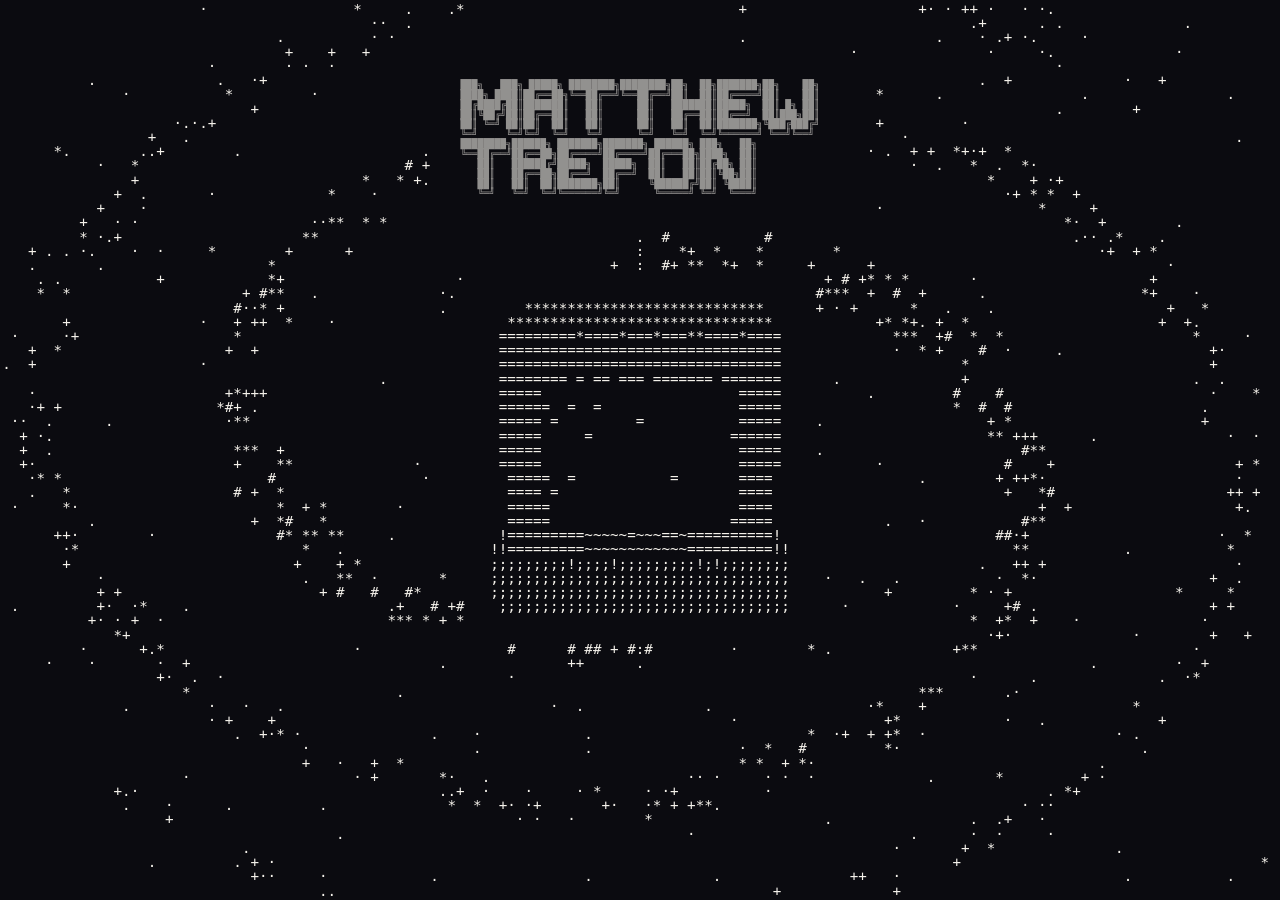
<file: index.html>
<!DOCTYPE html>
<html lang="en">
<head>
<meta charset="UTF-8">
<meta name="viewport" content="width=device-width, initial-scale=1.0, viewport-fit=cover">
<title>Matthew Trefon</title>

<!--
  INDEX.HTML — the site's main page.

  An ASCII solar system: flat elliptical orbits carrying planets,
  a slowly rotating star field behind them, and a true 3D computer
  spinning at the centre (the "sun"). Switch the computer on to
  boot into MATTHEW_OS (desktop/index.html); the original static
  site lives inside the OS, in the "Static Site" window.

  Self-contained — inline CSS + JS, no dependencies.
-->

<style>
  :root {
    --ink: #0a0a0a;
    --paper: #f4f1ea;
    --space: #0b0b10;
    --star: #f4f1ea;
  }
  * { margin: 0; padding: 0; box-sizing: border-box; }
  html, body { height: 100%; }

  body {
    background: var(--space);
    color: var(--star);
    overflow: hidden;
    font-family: ui-monospace, 'SF Mono', Menlo, Consolas, 'Cascadia Mono', monospace;
  }

  /* The sky — one big monospace canvas, centred on the viewport. */
  #sky {
    position: fixed;
    top: 50%; left: 50%;
    transform: translate(-50%, -50%);
    white-space: pre;
    line-height: 1;
    letter-spacing: 0;
    user-select: none;
    font-variant-ligatures: none;
    font-feature-settings: "liga" 0, "calt" 0;
  }

  /* The name — a crisp HTML overlay above the galaxy. Rendered by
     the browser's font engine, not the character grid, so it stays
     sharp at any size. Its font-size is set from JS. */
  .cp-banner {
    position: fixed;
    left: 50%;
    top: calc(21% - 50px);
    transform: translate(-50%, -50%);
    margin: 0;
    font-family: inherit;
    line-height: 1.04;
    white-space: pre;
    pointer-events: none;
    z-index: 5;
    transition: opacity 520ms ease;
  }

  /* The name again, parked top-left — fades in on hover as the
     centred name fades out, so it reads as relocating to the corner. */
  .cp-corner {
    position: fixed;
    top: 22px;
    left: 28px;
    margin: 0;
    font-family: inherit;
    line-height: 1.04;
    white-space: pre;
    pointer-events: none;
    z-index: 6;
    opacity: 0;
    transition: opacity 520ms ease;
  }

  .sr-only {
    position: absolute; width: 1px; height: 1px;
    overflow: hidden; clip: rect(0,0,0,0); white-space: nowrap;
  }
</style>
</head>
<body>

  <h1 class="sr-only">Matthew Trefon</h1>

  <pre id="sky" aria-hidden="true"></pre>

  <!-- The name — a crisp HTML overlay. The galaxy is held out of its
       letterform silhouette (see computeNameMask). -->
  <pre class="cp-banner" id="cpBanner" aria-hidden="true"></pre>

  <!-- A second copy of the name, parked in the corner — it fades in
       on hover as the centred name fades out. -->
  <pre class="cp-corner" id="cpCorner" aria-hidden="true"></pre>

<script>
(function () {
  'use strict';

  var reduceMotion = window.matchMedia('(prefers-reduced-motion: reduce)').matches;
  // Coarse pointer (phones/tablets) — no hover, so the computer can't
  // enlarge or reveal its prompt the way it does for a mouse. Touch
  // builds compensate: a bigger banner/computer and an always-on prompt.
  var coarsePointer = window.matchMedia('(hover: none)').matches;
  var sky = document.getElementById('sky');

  /* =========================================================
     THE CENTRE PIECE — a true 3D computer.
     A vintage all-in-one modelled as shaded boxes, drawn straight
     into the galaxy grid through a depth buffer, so the starfield
     can be held out of its actual silhouette. See drawComputer3D.
     ========================================================= */
  var CAM_Z        = 5.0;     // camera distance, in model units
  var DEFAULT_TILT = 0.34;    // downward view tilt (radians)
  var AMBIENT      = 0.18;    // floor light, so shadowed faces aren't black
  var RAMP         = '.,-~:;=!*#$@';     // glyph ramp, sparse → dense ink
  var COMP_REST_ANGLE = 0;               // resting yaw — the computer faces us

  // The computer eases its orientation toward the cursor — a gentle
  // "look at you" tilt. targetYaw/Pitch are set on pointer move;
  // curYaw/Pitch chase them each frame.
  var YAW_RANGE   = 0.45;    // max yaw swing toward the cursor (radians)
  var PITCH_RANGE = 0.28;    // max pitch swing toward the cursor
  var TRACK_EASE  = 0.10;    // per-frame approach toward the target
  var targetYaw   = COMP_REST_ANGLE, curYaw   = COMP_REST_ANGLE;
  var targetPitch = DEFAULT_TILT,    curPitch = DEFAULT_TILT;

  // Hover — when the cursor is over the computer it eases up to
  // HOVER_MAX× its size, and the name fades transparent.
  var HOVER_MAX  = 1.5;      // computer enlarges to this on hover
  var HOVER_EASE = 0.14;     // per-frame approach of the hover scale
  var hovering   = false;    // is the cursor over the computer?
  var hoverScale = 1.0;      // current enlargement, eases 1 ↔ HOVER_MAX
  var engaged    = false;    // computer is the focus (hovered or booting)

  // Boot transition — clicking the woken computer flies the "Turn On"
  // message off the screen character-by-character in discrete,
  // tetris-like cell steps. osPhase: 'idle' → 'flyoff' → 'on'. The
  // flying characters are coloured DOM spans that cycle the rainbow.
  var osPhase      = 'idle';
  var bootChars    = [];     // [{ch,col,row,vx,vy}] during 'flyoff'
  var bootSpans    = [];     // matching DOM <span>s, one per character
  var bootStep     = 0;      // step counter — drives the rainbow cycle
  var BOOT_STEP    = 0.15;   // seconds between discrete jumps
  var bootNextStep = 0;
  var lastT        = 0;
  var RAINBOW = ['#ff4136','#ff851b','#ffdc00','#2ecc40',
                 '#00bcd4','#0074d9','#b10dc9'];

  // Boot sequence — once the "Turn On" message has flown off, the
  // computer screen erupts with ASCII characters that flood outward to
  // fill the viewport, and the OS opens. These beats run off one clock,
  // `bootStart` (set at osPhase 'on'); the *_AT values are offsets into
  // it, in seconds. (The star field's dissolve is the galaxy fade — see
  // galaxyFade / GAL_FADE_OUT — and starts back at the flyoff.)
  var bootStart  = -1;     // t the boot began (s); -1 = not started
  var screenLive = 0;      // 0 -> 1: the screen filling with the boot fill
  var flood      = 0;      // 0 -> 1: the fill exploding out to the edges
  var floodBg    = false;  // has the page eased to the OS paper surface?
  var launched   = false;  // has the OS page navigation fired?
  var LIVE_AT    = 0.6;    // boot-clock time the screen starts filling
  var LIVE_DUR   = 0.6;    // seconds for the screen to fill
  var FLOOD_AT   = 1.2;    // boot-clock time the explosion bursts outward
  var FLOOD_DUR  = 0.9;    // seconds for the flood to reach every edge

  // Light direction (world space, normalised) — upper front-left.
  var LX, LY, LZ;
  (function () {
    var lx = -0.45, ly = 0.62, lz = 0.80;
    var L = Math.sqrt(lx*lx + ly*ly + lz*lz);
    LX = lx/L; LY = ly/L; LZ = lz/L;
  })();

  function cross(a, b) {
    return [a[1]*b[2]-a[2]*b[1], a[2]*b[0]-a[0]*b[2], a[0]*b[1]-a[1]*b[0]];
  }
  function normalize(v) {
    var L = Math.sqrt(v[0]*v[0] + v[1]*v[1] + v[2]*v[2]) || 1;
    return [v[0]/L, v[1]/L, v[2]/L];
  }
  // A flat quad: corner `o`, edge vectors `u`/`v`, base reflectance.
  // An optional fixed `glyph` overrides Lambert shading — used for
  // the screen, which should read dark regardless of the light.
  function quad(o, u, v, albedo, glyph) {
    return { o:o, u:u, v:v, albedo:albedo, glyph:glyph || null,
             n:normalize(cross(u, v)), pts:null };
  }
  // The six outward-facing quads of an axis-aligned box.
  function boxFaces(x0,y0,z0, x1,y1,z1, albedo) {
    var dx = x1-x0, dy = y1-y0, dz = z1-z0;
    return [
      quad([x0,y0,z1], [dx,0,0],  [0,dy,0],  albedo),  // front  +Z
      quad([x1,y0,z0], [-dx,0,0], [0,dy,0],  albedo),  // back   -Z
      quad([x1,y0,z1], [0,0,-dz], [0,dy,0],  albedo),  // right  +X
      quad([x0,y0,z0], [0,0,dz],  [0,dy,0],  albedo),  // left   -X
      quad([x0,y1,z1], [dx,0,0],  [0,0,-dz], albedo),  // top    +Y
      quad([x0,y0,z0], [dx,0,0],  [0,0,dz],  albedo)   // bottom -Y
    ];
  }

  // The model — a monitor housing, a base, plus a dark glass screen
  // and drive slot sitting just proud of the front face.
  var FACES = []
    .concat(boxFaces(-0.80,-0.55,-0.55,  0.80, 0.85, 0.55, 0.95))   // housing
    .concat(boxFaces(-0.92,-0.85,-0.62,  0.92,-0.55, 0.62, 0.78));  // base
  // The screen — blank (shows the black backdrop) until the boot
  // sequence lights it. Named so its corners can be projected later.
  var SCREEN_FACE = quad([-0.55,-0.25,0.57], [1.10,0,0], [0,0.85,0], 0.20, ' ');
  FACES.push(SCREEN_FACE);
  FACES.push(quad([-0.30,-0.47,0.58], [0.60,0,0], [0,0.07,0], 0.08)); // slot

  // Widest horizontal sweep and height of the model — used to fit
  // it comfortably to the grid.
  var MODEL_H    = 1.70;
  var MODEL_SPAN = 2.70;

  // The name — chunky block lettering. It renders as a crisp HTML
  // overlay (.cp-banner); the galaxy is held out of its letterform
  // silhouette by computeNameMask(), which reads BANNER directly.
  var BANNER = [
    '███╗   ███╗ █████╗ ████████╗████████╗██╗  ██╗███████╗██╗    ██╗',
    '████╗ ████║██╔══██╗╚══██╔══╝╚══██╔══╝██║  ██║██╔════╝██║    ██║',
    '██╔████╔██║███████║   ██║      ██║   ███████║█████╗  ██║ █╗ ██║',
    '██║╚██╔╝██║██╔══██║   ██║      ██║   ██╔══██║██╔══╝  ██║███╗██║',
    '██║ ╚═╝ ██║██║  ██║   ██║      ██║   ██║  ██║███████╗╚███╔███╔╝',
    '╚═╝     ╚═╝╚═╝  ╚═╝   ╚═╝      ╚═╝   ╚═╝  ╚═╝╚══════╝ ╚══╝╚══╝',
    '████████╗██████╗ ███████╗███████╗ ██████╗ ███╗   ██╗',
    '╚══██╔══╝██╔══██╗██╔════╝██╔════╝██╔═══██╗████╗  ██║',
    '   ██║   ██████╔╝█████╗  █████╗  ██║   ██║██╔██╗ ██║',
    '   ██║   ██╔══██╗██╔══╝  ██╔══╝  ██║   ██║██║╚██╗██║',
    '   ██║   ██║  ██║███████╗██║     ╚██████╔╝██║ ╚████║',
    '   ╚═╝   ╚═╝  ╚═╝╚══════╝╚═╝      ╚═════╝ ╚═╝  ╚═══╝'
  ];
  var NAME_H = BANNER.length;
  var NAME_W = (function () {
    var w = 0;
    for (var i = 0; i < BANNER.length; i++) {
      if (BANNER[i].length > w) w = BANNER[i].length;
    }
    return w;
  })();
  // The name's size — the fraction of the viewport width the full
  // lettering spans. Set per-viewport by responsiveFracs(): phones get
  // a much larger banner, desktops keep this compact 0.28.
  // NAME_CORNER_FRAC is the smaller top-left copy shown on hover.
  var nameFrac = 0.28;
  var NAME_CORNER_FRAC = 0.16;

  /* =========================================================
     ORBITS — each carries one planet. `rf` is the horizontal
     radius as a fraction of the grid width; inner orbits run
     faster. One planet also keeps a little moon.
     ========================================================= */
  // Radii (rf) use a progressively widening gap, so the rings fan
  // out the way a real solar system does — the outer two reach
  // past the viewport edges, sweeping off-frame.
  var ORBITS = [
    { rf: 0.085, spd:  0.58, glyph: 'o' },
    { rf: 0.135, spd: -0.44, glyph: 'O' },
    { rf: 0.193, spd:  0.34, glyph: 'o', moon: { r: 3.0, spd: 1.9 } },
    { rf: 0.259, spd: -0.27, glyph: '@' },
    { rf: 0.333, spd:  0.21, glyph: 'O' },
    { rf: 0.415, spd: -0.165, glyph: '0' },
    { rf: 0.505, spd:  0.130, glyph: '@', moon: { r: 3.6, spd: 1.5 } },
    { rf: 0.603, spd: -0.100, glyph: 'O' },
    { rf: 0.709, spd:  0.078, glyph: '0' }
  ];
  // Random starting angles, fixed for the session.
  ORBITS.forEach(function (o) {
    o.phase = Math.random() * Math.PI * 2;
    o.rank  = Math.random();                 // fade-out order
    if (o.moon) o.moon.phase = Math.random() * Math.PI * 2;
  });

  // Two ring layouts to compare. WIDE is the progressively-fanning
  // set above; TIGHT packs the rings close with an even gap. The
  // HUD's "Rings" button flips between them.
  var WIDE_RF  = ORBITS.map(function (o) { return o.rf; });
  var TIGHT_RF = [0.105, 0.145, 0.185, 0.225, 0.265, 0.305, 0.345, 0.385, 0.425];
  var spacing  = 'wide';
  function applySpacing() {
    var set = spacing === 'wide' ? WIDE_RF : TIGHT_RF;
    ORBITS.forEach(function (o, i) { o.rf = set[i]; });
  }

  // Display mode — 'galaxy' (spiral) by default, or 'orrery' (rings).
  var mode = 'galaxy';

  // How flat the orbits look on screen (ellipse height / width).
  var FLATTEN = 0.30;
  // How fast the whole star field rotates (radians/sec) — very slow.
  var SKY_SPIN = 0.018;

  // Galaxy mode — a rotating two-arm spiral disc.
  var GAL_FLATTEN = 0.42;   // disc tilt — measure() opens it up on tall screens
  var GAL_SPIN    = 0.085;  // rotation speed (radians/sec)

  // Galaxy fade — the starfield dissolves IN on load and back OUT once
  // the boot begins. 1 = full, 0 = hidden. Each star/particle carries a
  // stable `rank`; it draws only while rank < galaxyFade, so easing
  // galaxyFade dissolves the whole field in rank order.
  var galaxyFade   = 0;         // starts hidden — fades in on entrance
  var GAL_FADE_IN  = 0.028;     // entrance dissolve-in — gentle
  var GAL_FADE_OUT = 0.05;      // boot dissolve-out — brisker

  // Entrance — the galaxy, computer, and name all dissolve in
  // together. compReveal drives the computer (its sample points
  // reveal in rank order) and the name's fade, in lockstep with
  // the galaxy fade. A slow, smooth, simultaneous arrival.
  var compReveal       = 0;
  var COMP_REVEAL_EASE = 0.028;     // matches GAL_FADE_IN — in lockstep

  /* =========================================================
     GRID — sized to fill the viewport. Measured from a live
     character so the geometry is exact at any font size.
     ========================================================= */
  var cols, rows, cx, cy, aspect, grid, charW, charH;
  var STARS = [];
  var GALAXY = [];

  // Size the banner and the computer for the current device. A roomy
  // mouse window keeps the original compact framing — hover does the
  // enlarging there. Touch devices (no hover) and any narrow window
  // get a large layout so the machine reads at a glance.
  function responsiveFracs() {
    var w = window.innerWidth, h = window.innerHeight;
    var large = coarsePointer || w < 760;
    if (!large) {
      nameFrac = 0.28;
      sizeFrac = 0.28;
      return;
    }
    var portrait = h >= w * 0.85;
    // Computer height as a fraction of the viewport. Touch has no
    // hover, so it sits a little larger (0.51). A narrow mouse window
    // must leave room for the 1.5x hover-enlarge, so it stays smaller
    // (0.375). Landscape is bounded by height instead — keep it short
    // enough to stay clear of the banner above.
    sizeFrac = portrait ? (coarsePointer ? 0.51 : 0.375) : 0.225;
    // The name banner — sized to sit comfortably above the computer.
    nameFrac = 0.675;
    // Cap the banner so it never claims more than ~24% of the viewport
    // height — keeps it clear of the computer on short / landscape screens.
    var maxByH = 0.24 * h * NAME_W * 0.6 / (w * NAME_H * 1.04);
    if (nameFrac > maxByH) nameFrac = maxByH;
  }

  function measure() {
    responsiveFracs();
    var fs = Math.max(11, Math.min(20, window.innerWidth / 90));
    sky.style.fontSize = fs + 'px';

    var probe = document.createElement('span');
    probe.textContent = '0'.repeat(80);
    probe.style.cssText = 'position:absolute;visibility:hidden;white-space:pre;';
    sky.appendChild(probe);
    charW = probe.getBoundingClientRect().width / 80;
    sky.removeChild(probe);
    charH = fs;                        // line-height is 1, so a cell is fs tall

    aspect = charH / charW;            // a cell is this many times taller than wide
    cols = Math.floor(window.innerWidth  / charW);
    rows = Math.floor(window.innerHeight / charH);
    if (cols % 2 === 0) cols--;         // odd counts give a true centre cell
    if (rows % 2 === 0) rows--;
    cols = Math.max(cols, 30);
    rows = Math.max(rows, 20);
    cx = (cols - 1) / 2;
    cy = (rows - 1) / 2;

    // Reusable buffer.
    grid = [];
    for (var r = 0; r < rows; r++) grid.push(new Array(cols));

    // Galaxy disc tilt — touch devices only. On a phone's tall portrait
    // screen a flat disc leaves big empty bands above and below, so open
    // it toward face-on until the spiral fills more of the height. Every
    // desktop / mouse view keeps the original flat 0.42 untouched, at any
    // window width. (galMaxR mirrors buildGalaxy's maxR.)
    if (coarsePointer) {
      var galMaxR = Math.min(cols * 0.58, rows * 1.35);
      GAL_FLATTEN = Math.max(0.42, Math.min(0.85, rows * 0.40 / galMaxR));
    } else {
      GAL_FLATTEN = 0.42;
    }

    buildStars();
    buildGalaxy();
    setupScene();
  }

  function buildStars() {
    STARS = [];
    var n = Math.round(cols * rows * 0.10);
    // Reach far enough that stars cover the corners of the viewport.
    var maxRad = Math.max(rows, cols / aspect) * 0.72;
    for (var i = 0; i < n; i++) {
      STARS.push({
        // Polar around the centre; radius measured in row-cells.
        rad:  Math.pow(Math.random(), 0.7) * maxRad,
        ang:  Math.random() * Math.PI * 2,
        tw:   Math.random() * Math.PI * 2,   // twinkle phase
        b:    Math.random(),                 // base brightness
        rank: Math.random()                  // fade-out order
      });
    }
  }

  // Build the spiral galaxy as a fixed cloud of particles. Two
  // logarithmic-ish arms wind out from a dense bright core; each
  // particle is stored in polar form (radius + angle) so the whole
  // disc can be rigidly rotated each frame.
  function buildGalaxy() {
    GALAXY = [];
    var maxR   = Math.min(cols * 0.58, rows * 1.35);
    var ARMS   = 2;
    var perArm = 820;
    var TURNS  = 1.35;             // how far each arm winds around

    for (var a = 0; a < ARMS; a++) {
      var armOffset = a * (Math.PI * 2 / ARMS);
      for (var i = 0; i < perArm; i++) {
        var f = i / perArm;                       // 0 (core) → 1 (rim)
        var rad = maxR * Math.pow(f, 0.62);       // denser toward the core
        var ang = armOffset + f * TURNS * Math.PI * 2;
        // Fuzz the arm — wider/blurrier near the core, tighter at the rim.
        ang += (Math.random() - 0.5) * (0.62 - 0.34 * f);
        rad += (Math.random() - 0.5) * maxR * 0.07;
        var b = (1 - f) * 0.55 + Math.random() * 0.6;
        GALAXY.push({ rad: rad, ang: ang, b: b, rank: Math.random() });
      }
    }
    // Dense, bright galactic core.
    for (var k = 0; k < 340; k++) {
      GALAXY.push({
        rad:  Math.pow(Math.random(), 2) * maxR * 0.17,
        ang:  Math.random() * Math.PI * 2,
        b:    0.85 + Math.random() * 0.5,
        rank: Math.random()
      });
    }
  }

  /* =========================================================
     DRAWING HELPERS
     ========================================================= */
  function clear() {
    for (var r = 0; r < rows; r++) {
      var row = grid[r];
      for (var c = 0; c < cols; c++) row[c] = ' ';
    }
  }

  // Plot a glyph, but never paint over something already drawn
  // unless `force` is set (planets/computer paint over rings).
  function plot(x, y, ch, force) {
    var xi = Math.round(x), yi = Math.round(y);
    if (xi < 0 || xi >= cols || yi < 0 || yi >= rows) return;
    // Hold the starfield out of the haloed silhouettes of the
    // computer and the name — the galaxy flows around both.
    if (excludeMask[yi * cols + xi]) return;
    if (!force && grid[yi][xi] !== ' ') return;
    grid[yi][xi] = ch;
  }

  function drawStars(t) {
    var spin = t * SKY_SPIN;
    for (var i = 0; i < STARS.length; i++) {
      var s = STARS[i];
      if (s.rank >= galaxyFade) continue;       // dissolved out / not in yet
      var a = s.ang + spin;
      var x = cx + s.rad * aspect * Math.cos(a);
      var y = cy + s.rad * Math.sin(a);
      var ch;
      if (s.b < 0.55) {
        ch = '.';
      } else if (s.b < 0.85) {
        ch = '·';
      } else {
        // Brightest stars twinkle through a little cycle.
        var tw = Math.sin(t * 2.2 + s.tw);
        ch = tw > 0.6 ? '+' : (tw > -0.2 ? '*' : '·');
      }
      plot(x, y, ch, false);
    }
  }

  function drawOrbitRing(rx, ry) {
    var steps = Math.max(48, Math.round(rx * 3.5));
    for (var k = 0; k < steps; k++) {
      var a = (k / steps) * Math.PI * 2;
      plot(cx + rx * Math.cos(a), cy + ry * Math.sin(a), '·', false);
    }
  }

  // Dim a planet glyph when it's on the far side of its orbit.
  function dim(g) {
    return g === 'o' ? '·' : 'o';
  }

  function drawSystem(t) {
    var planets = [];

    for (var i = 0; i < ORBITS.length; i++) {
      var o = ORBITS[i];
      if (o.rank >= galaxyFade) continue;       // dissolved out
      var rx = o.rf * cols;
      var ry = rx * FLATTEN / aspect;
      drawOrbitRing(rx, ry);

      var ang = o.phase + o.spd * t;
      var px = cx + rx * Math.cos(ang);
      var py = cy + ry * Math.sin(ang);
      var behind = Math.sin(ang) < 0;          // top half = far side
      planets.push({ x: px, y: py, g: behind ? dim(o.glyph) : o.glyph });

      // A planet's moon rides a small orbit around the planet itself.
      if (o.moon) {
        var ma = o.moon.phase + o.moon.spd * t;
        planets.push({
          x: px + o.moon.r * aspect * Math.cos(ma),
          y: py + o.moon.r * 0.5 * Math.sin(ma),
          g: '.'
        });
      }
    }

    // Painter's algorithm: far things first, near things last.
    planets.sort(function (a, b) { return a.y - b.y; });
    for (var p = 0; p < planets.length; p++) {
      plot(planets[p].x, planets[p].y, planets[p].g, true);
    }
  }

  // Map a particle's brightness to a glyph — denser ink for brighter.
  function galGlyph(b) {
    if (b > 1.05) return '@';
    if (b > 0.85) return '#';
    if (b > 0.62) return '*';
    if (b > 0.42) return '+';
    if (b > 0.24) return '·';
    return '.';
  }

  function drawGalaxy(t) {
    var rot = t * GAL_SPIN;
    for (var i = 0; i < GALAXY.length; i++) {
      var p = GALAXY[i];
      if (p.rank >= galaxyFade) continue;       // dissolved out / not in yet
      var a = p.ang + rot;
      var x = cx + p.rad * Math.cos(a);
      var y = cy + p.rad * GAL_FLATTEN * Math.sin(a);
      plot(x, y, galGlyph(p.b), true);
    }
    // The core's vertical light-spike — fades out above and below.
    var spike = Math.round(rows * 0.34);
    for (var d = -spike; d <= spike; d++) {
      var inten = 1 - Math.abs(d) / spike;
      if (inten * galaxyFade < 0.14) continue;  // shrinks as it fades
      plot(cx, cy + d, inten > 0.6 ? '|' : (inten > 0.32 ? ':' : '.'), true);
    }
  }

  /* ---- centrepiece renderer ----------------------------------
     The computer is drawn into the galaxy's character grid as a
     depth-buffered 3D model. The name is a separate crisp HTML
     overlay — but the galaxy is still held out of its letterform
     silhouette. Grid-sized buffers, allocated per resize:
       compZ / compChar — computer depth render
       nameMaskRaw      — dilated silhouette of the name overlay
       excludeMask      — name mask + dilated computer silhouette  */
  var compZ, compChar, COMP_S;
  var nameMaskRaw, excludeMask;
  var cpBanner = document.getElementById('cpBanner');
  var cpCorner = document.getElementById('cpCorner');
  // The computer's bounding box in grid cells — refreshed each frame
  // by drawComputer3D, used for the hover hit-test.
  var compMinC = 0, compMaxC = -1, compMinR = 0, compMaxR = -1;

  // How much of the viewport the computer fills — its height as a
  // fraction of the grid. Set per-viewport by responsiveFracs().
  var sizeFrac = 0.28;

  // Allocate every grid-sized buffer, then fit both the computer and
  // the name to the viewport. Called from measure() on each resize.
  function setupScene() {
    var n = cols * rows;
    compZ       = new Float64Array(n);
    compChar    = new Array(n);
    nameMaskRaw = new Uint8Array(n);
    excludeMask = new Uint8Array(n);
    fitComputer();
  }

  // Render the name into the overlay and size it so the full
  // lettering spans `nameFrac` of the viewport width. The browser
  // draws the block font crisply at whatever size this lands on.
  function applyName() {
    var txt = BANNER.join('\n');
    cpBanner.textContent = txt;
    cpBanner.style.fontSize =
      (nameFrac * window.innerWidth / (NAME_W * 0.6)).toFixed(2) + 'px';
    // The corner copy — same lettering, small, parked top-left.
    cpCorner.textContent = txt;
    cpCorner.style.fontSize =
      (NAME_CORNER_FRAC * window.innerWidth / (NAME_W * 0.6)).toFixed(2) + 'px';
  }

  // Translate the overlay's letterforms into galaxy cells: for every
  // non-space glyph, mark the grid cells it covers, then dilate by a
  // small margin. The galaxy is held out of this mask — so the
  // starfield haloes the name's real outline, not a rectangle.
  function computeNameMask() {
    var n = cols * rows, i;
    for (i = 0; i < n; i++) nameMaskRaw[i] = 0;
    if (!charW || !charH) return;
    // #sky is centred via CSS transform, so its origin is exact.
    var skyLeft = (window.innerWidth  - cols * charW) / 2;
    var skyTop  = (window.innerHeight - rows * charH) / 2;
    var bR = cpBanner.getBoundingClientRect();
    if (!bR.width || !bR.height) return;
    var ovW = bR.width  / NAME_W;          // overlay cell size, px
    var ovH = bR.height / NAME_H;
    var raw = [];
    for (var br = 0; br < NAME_H; br++) {
      var line = BANNER[br];
      for (var bc = 0; bc < line.length; bc++) {
        if (line.charAt(bc) === ' ') continue;
        var gx = bR.left + bc * ovW, gy = bR.top + br * ovH;
        var cA = Math.floor((gx        - skyLeft) / charW);
        var cB = Math.floor((gx + ovW  - skyLeft) / charW);
        var rA = Math.floor((gy        - skyTop ) / charH);
        var rB = Math.floor((gy + ovH  - skyTop ) / charH);
        for (var rr = rA; rr <= rB; rr++) {
          for (var cc = cA; cc <= cB; cc++) {
            if (rr >= 0 && rr < rows && cc >= 0 && cc < cols) {
              raw.push(rr * cols + cc);
            }
          }
        }
      }
    }
    // Dilate each marked cell by the halo margin.
    for (var k = 0; k < raw.length; k++) {
      var idx = raw[k], r = (idx / cols) | 0, c = idx % cols;
      var r0 = Math.max(0, r-HALO_Y), r1 = Math.min(rows-1, r+HALO_Y);
      var c0 = Math.max(0, c-HALO_X), c1 = Math.min(cols-1, c+HALO_X);
      for (var rr2 = r0; rr2 <= r1; rr2++) {
        var base = rr2 * cols;
        for (var cc2 = c0; cc2 <= c1; cc2++) nameMaskRaw[base + cc2] = 1;
      }
    }
  }

  // Scale the model to the viewport at the current sizeFrac, then
  // re-sample its faces. Bounded by both height and width so it
  // never spills off-screen.
  function fitComputer() {
    var vScale = charW / charH;            // vertical squash for tall cells
    var sH = sizeFrac * rows * CAM_Z / (vScale * MODEL_H);
    var sW = sizeFrac * 1.23 * cols * CAM_Z / MODEL_SPAN;
    COMP_S = Math.min(sH, sW);
    buildSamples();
  }

  // Point-sample every face. Pitch derives from COMP_S so projected
  // points land under a cell apart — dense enough to fill solidly.
  function buildSamples() {
    // Sample for the largest size the computer reaches (on hover),
    // so the surface never goes sparse as it enlarges.
    var step = 0.7 * CAM_Z / (COMP_S * HOVER_MAX);
    if (step < 0.014) step = 0.014;
    if (step > 0.05)  step = 0.05;
    for (var f = 0; f < FACES.length; f++) {
      var face = FACES[f], u = face.u, v = face.v, o = face.o;
      var lu = Math.sqrt(u[0]*u[0]+u[1]*u[1]+u[2]*u[2]);
      var lv = Math.sqrt(v[0]*v[0]+v[1]*v[1]+v[2]*v[2]);
      var ns = Math.max(2, Math.ceil(lu / step));
      var nt = Math.max(2, Math.ceil(lv / step));
      var pts = [], ranks = [];
      for (var i = 0; i < ns; i++) {
        var s = i / (ns - 1);
        for (var j = 0; j < nt; j++) {
          var t = j / (nt - 1);
          pts.push(
            o[0] + s*u[0] + t*v[0],
            o[1] + s*u[1] + t*v[1],
            o[2] + s*u[2] + t*v[2]
          );
          ranks.push(Math.random());      // entrance reveal order
        }
      }
      face.pts = pts;
      face.ranks = ranks;
    }
  }

  // Render the computer into compChar/compZ at yaw `yaw` (rotation
  // about the vertical axis) and pitch `pitch` (downward tilt).
  function drawComputer3D(yaw, pitch) {
    var n = cols * rows, i;
    for (i = 0; i < n; i++) compZ[i] = 0;
    compMinC = cols; compMaxC = -1; compMinR = rows; compMaxR = -1;

    var cyR = Math.cos(yaw), syR = Math.sin(yaw);
    var ct  = Math.cos(pitch), st = Math.sin(pitch);
    var vScale = charW / charH;
    var S = COMP_S * hoverScale;             // current (eased) scale

    for (var f = 0; f < FACES.length; f++) {
      var face = FACES[f], nrm = face.n;

      // Rotate the normal the same way as the points below.
      var nx = nrm[0], ny = nrm[1], nz = nrm[2];
      var rx  =  nx*cyR + nz*syR;
      var rz  = -nx*syR + nz*cyR;
      var rny =  ny*ct - rz*st;
      var rnz =  ny*st + rz*ct;
      if (rnz <= 0) continue;                  // back-face cull

      // Flat Lambert shade → one glyph per face. A face with a fixed
      // glyph (the screen) skips shading and stays dark.
      var glyph;
      if (face.glyph) {
        glyph = face.glyph;
      } else {
        var ndl = rx*LX + rny*LY + rnz*LZ;
        if (ndl < 0) ndl = 0;
        var lum = (AMBIENT + (1 - AMBIENT) * ndl) * face.albedo;
        var gi = Math.round(lum * (RAMP.length - 1));
        if (gi < 3) gi = 3; else if (gi > RAMP.length - 1) gi = RAMP.length - 1;
        glyph = RAMP.charAt(gi);
      }

      // Splat the face's sample points through the depth buffer.
      // Points reveal in rank order during the entrance.
      var p = face.pts, rk = face.ranks, m = p.length, pi = 0;
      for (i = 0; i < m; i += 3, pi++) {
        if (rk[pi] >= compReveal) continue;
        var x = p[i], y = p[i+1], z = p[i+2];
        var x1 =  x*cyR + z*syR;               // spin about Y
        var z1 = -x*syR + z*cyR;
        var y1 =  y*ct - z1*st;                // tilt about X
        var z2 =  y*st + z1*ct;
        var depth = CAM_Z - z2;
        if (depth <= 0.1) continue;
        var inv = 1 / depth;
        var col = Math.round(cx + S * x1 * inv);
        var row = Math.round(cy - S * vScale * y1 * inv);
        if (col < 0 || col >= cols || row < 0 || row >= rows) continue;
        if (col < compMinC) compMinC = col;
        if (col > compMaxC) compMaxC = col;
        if (row < compMinR) compMinR = row;
        if (row > compMaxR) compMaxR = row;
        var idx = row * cols + col;
        if (inv > compZ[idx]) { compZ[idx] = inv; compChar[idx] = glyph; }
      }
    }
  }

  // The galaxy's halo margin, in cells, around both silhouettes.
  var HALO_X = 3, HALO_Y = 2;

  // Each frame, rebuild the exclude mask: start from the name's
  // (static) halo, then add the dilated computer silhouette.
  function buildExcludeMask() {
    // While engaged the name fades out — release its halo too, so
    // the galaxy fills back in where the name was.
    if (engaged) excludeMask.fill(0);
    else         excludeMask.set(nameMaskRaw);
    for (var r = 0; r < rows; r++) {
      for (var c = 0; c < cols; c++) {
        if (compZ[r * cols + c] <= 0) continue;
        var r0 = Math.max(0, r-HALO_Y), r1 = Math.min(rows-1, r+HALO_Y);
        var c0 = Math.max(0, c-HALO_X), c1 = Math.min(cols-1, c+HALO_X);
        for (var rr = r0; rr <= r1; rr++) {
          var base = rr * cols;
          for (var cc = c0; cc <= c1; cc++) excludeMask[base + cc] = 1;
        }
      }
    }
  }

  // The screen message. While 'idle' a static "Turn On" shows once
  // the computer is woken; clicking flies it off (see startBoot).
  var SCREEN_MSG    = 'Turn On';
  var SCREEN_MSG_AT = 1.3;                  // show once hoverScale passes this
  var SCR_CENTER    = [0, 0.175, 0.57];     // centre of the screen face

  // Project the message characters to grid cells at the current
  // transform. Returns [{ch,col,row}], or null if the screen is hidden.
  function screenMsgCells() {
    var cyR = Math.cos(curYaw), syR = Math.sin(curYaw);
    var ct  = Math.cos(curPitch), st = Math.sin(curPitch);
    var S = COMP_S * hoverScale, vScale = charW / charH;
    var x = SCR_CENTER[0], y = SCR_CENTER[1], z = SCR_CENTER[2];
    var x1 =  x*cyR + z*syR;
    var z1 = -x*syR + z*cyR;
    var y1 =  y*ct - z1*st;
    var z2 =  y*st + z1*ct;
    var depth = CAM_Z - z2;
    if (depth <= 0.1) return null;
    var inv = 1 / depth;
    var ccol = Math.round(cx + S * x1 * inv);
    var crow = Math.round(cy - S * vScale * y1 * inv);
    var half = (SCREEN_MSG.length - 1) / 2, out = [];
    for (var k = 0; k < SCREEN_MSG.length; k++) {
      var ch = SCREEN_MSG.charAt(k);
      if (ch === ' ') continue;
      out.push({ ch: ch, col: ccol + Math.round(k - half), row: crow });
    }
    return out;
  }

  // Project the four corners of the screen face to grid cells and
  // return their bounding box {c0,c1,r0,r1}, or null if it sits behind
  // the camera. Drives the screen-glow at the end of the boot.
  function screenRectCells() {
    var o = SCREEN_FACE.o, u = SCREEN_FACE.u, v = SCREEN_FACE.v;
    var cyR = Math.cos(curYaw), syR = Math.sin(curYaw);
    var ct  = Math.cos(curPitch), st = Math.sin(curPitch);
    var S = COMP_S * hoverScale, vScale = charW / charH;
    var c0 = 1e9, c1 = -1e9, r0 = 1e9, r1 = -1e9;
    for (var k = 0; k < 4; k++) {
      var x = o[0] + (k & 1 ? u[0] : 0) + (k & 2 ? v[0] : 0);
      var y = o[1] + (k & 1 ? u[1] : 0) + (k & 2 ? v[1] : 0);
      var z = o[2] + (k & 1 ? u[2] : 0) + (k & 2 ? v[2] : 0);
      var x1 =  x*cyR + z*syR;
      var z1 = -x*syR + z*cyR;
      var y1 =  y*ct - z1*st;
      var z2 =  y*st + z1*ct;
      var depth = CAM_Z - z2;
      if (depth <= 0.1) return null;
      var inv = 1 / depth;
      var col = cx + S * x1 * inv;
      var row = cy - S * vScale * y1 * inv;
      if (col < c0) c0 = col;
      if (col > c1) c1 = col;
      if (row < r0) r0 = row;
      if (row > r1) r1 = row;
    }
    return { c0: Math.round(c0), c1: Math.round(c1),
             r0: Math.round(r0), r1: Math.round(r1) };
  }

  // Stamp the static screen message into the grid. Only while idle —
  // during 'flyoff' the characters are coloured DOM spans instead.
  function drawScreenText() {
    if (osPhase !== 'idle') return;
    // Mouse: the prompt is revealed by the hover-enlarge. Touch has no
    // hover — so once the computer has settled in, show it unprompted;
    // it's the only cue that the machine is tappable.
    var ready = coarsePointer ? compReveal > 0.92 : hoverScale >= SCREEN_MSG_AT;
    if (!ready) return;
    var cells = screenMsgCells();
    if (!cells) return;
    for (var i = 0; i < cells.length; i++) {
      var c = cells[i];
      if (c.col >= 0 && c.col < cols && c.row >= 0 && c.row < rows) {
        grid[c.row][c.col] = c.ch;
      }
    }
  }

  // The boot's closing beats: the computer screen erupts with a single
  // fill character — first the screen itself fills, then that fill
  // explodes outward and floods the whole viewport. One glyph, with a
  // static ragged edge, so the transition reads smooth, not chaotic.
  var FILL = '█';

  // Stable per-cell random — fixes the screen-fill order and the
  // ragged blast edge so neither shifts frame to frame.
  var boomRand = null;
  function buildBoomRand() {
    var n = cols * rows;
    boomRand = new Float64Array(n);
    for (var i = 0; i < n; i++) boomRand[i] = Math.random();
  }

  function drawBootScreen() {
    if (screenLive <= 0) return;
    var rect = screenRectCells();
    if (!rect) return;
    if (!boomRand || boomRand.length !== cols * rows) buildBoomRand();
    var r, c, idx;
    // The screen fills — a cell turns on once screenLive passes its
    // stable threshold, then stays on: a smooth, growing fill.
    for (r = rect.r0; r <= rect.r1; r++) {
      if (r < 0 || r >= rows) continue;
      for (c = rect.c0; c <= rect.c1; c++) {
        if (c < 0 || c >= cols) continue;
        idx = r * cols + c;
        if (boomRand[idx] < screenLive) grid[r][c] = FILL;
      }
    }
    if (flood <= 0) return;
    // The explosion — an expanding front of fill bursting from the
    // screen. The static per-cell random gives a fixed, gentle ragged
    // edge that simply grows; aspect-corrected so the front reads round.
    var scx = (rect.c0 + rect.c1) / 2, scy = (rect.r0 + rect.r1) / 2;
    var reach = flood * Math.max(cols, rows) * 1.5;
    for (r = 0; r < rows; r++) {
      for (c = 0; c < cols; c++) {
        idx = r * cols + c;
        var dx = (c - scx) * aspect, dy = r - scy;
        var thr = reach * (0.82 + 0.18 * boomRand[idx]);
        if (dx * dx + dy * dy < thr * thr) grid[r][c] = FILL;
      }
    }
  }

  // Click the woken computer → fling the message off the screen,
  // character by character, in discrete tetris-like cell steps. Each
  // character becomes a coloured DOM <span> that cycles the rainbow.
  function startBoot() {
    var cells = screenMsgCells();
    if (!cells || !cells.length) return;
    bootChars = [];
    bootSpans = [];
    bootStep  = 0;
    var m = cells.length;
    for (var i = 0; i < m; i++) {
      var f = m > 1 ? (i / (m - 1)) * 2 - 1 : 0;   // -1 (left) … 1 (right)
      bootChars.push({
        ch:  cells[i].ch,
        col: cells[i].col, row: cells[i].row,
        vx:  Math.round(f * 3),       // fan outward
        vy:  -(2 + (i % 3))           // rise, at staggered rates
      });
      var sp = document.createElement('span');
      sp.textContent = cells[i].ch;
      sp.style.cssText =
        'position:fixed;white-space:pre;pointer-events:none;' +
        'z-index:8;font-family:inherit;line-height:1;';
      document.body.appendChild(sp);
      bootSpans.push(sp);
    }
    osPhase = 'flyoff';
    bootNextStep = lastT + BOOT_STEP;
    placeBootSpans();
  }

  // Position each flying character's span at its grid cell and colour
  // it from the rainbow — offset per character and advanced every
  // step, so the colours cycle on each move.
  function placeBootSpans() {
    var skyLeft = (window.innerWidth  - cols * charW) / 2;
    var skyTop  = (window.innerHeight - rows * charH) / 2;
    for (var i = 0; i < bootChars.length; i++) {
      var c = bootChars[i], sp = bootSpans[i];
      var on = c.col >= 0 && c.col < cols && c.row >= 0 && c.row < rows;
      sp.style.display = on ? 'block' : 'none';
      if (!on) continue;
      sp.style.left     = (skyLeft + c.col * charW).toFixed(1) + 'px';
      sp.style.top      = (skyTop  + c.row * charH).toFixed(1) + 'px';
      sp.style.fontSize = charH.toFixed(1) + 'px';
      sp.style.color    = RAINBOW[(bootStep + i) % RAINBOW.length];
    }
  }

  // Discard every flying span — the message is gone.
  function endBoot() {
    for (var i = 0; i < bootSpans.length; i++) {
      var sp = bootSpans[i];
      if (sp.parentNode) sp.parentNode.removeChild(sp);
    }
    bootSpans = [];
    bootChars = [];
    osPhase = 'on';
  }

  // Launch the OS. The explosion has filled the viewport and the page
  // background has eased to the MATTHEW_OS paper surface — so this just
  // drops an identical paper + grain cover (no flash) and opens the OS
  // page (desktop/index.html).
  function launchOS() {
    var cover = document.createElement('div');
    cover.style.cssText =
      'position:fixed;inset:0;z-index:30;background-color:#f4f1ea;' +
      'background-image:radial-gradient(rgba(0,0,0,0.04) 1px,transparent 1px);' +
      'background-size:3px 3px;';
    document.body.appendChild(cover);
    window.location.href = 'desktop/index.html';
  }

  // Advance the flying characters one discrete cell step at a time.
  // Once every character has left the grid, the message is gone.
  function stepBoot(t) {
    while (t >= bootNextStep) {
      var anyOnscreen = false;
      for (var i = 0; i < bootChars.length; i++) {
        var c = bootChars[i];
        c.col += c.vx;
        c.row += c.vy;
        if (c.col >= 0 && c.col < cols && c.row >= 0 && c.row < rows) {
          anyOnscreen = true;
        }
      }
      bootStep++;                       // advance the rainbow cycle
      bootNextStep += BOOT_STEP;
      placeBootSpans();
      if (!anyOnscreen) { endBoot(); break; }
    }
  }

  function render(t) {
    lastT = t;
    // Engaged = the computer is the focus: hovered, or mid-boot.
    engaged = hovering || osPhase !== 'idle';
    // Entrance: the galaxy, computer and name all dissolve in together.
    compReveal += (1 - compReveal) * COMP_REVEAL_EASE;
    // The galaxy dissolves IN on load, then back OUT once the boot
    // begins — a gentle eased fade either way.
    var galTarget = osPhase === 'idle' ? 1 : 0;
    galaxyFade += (galTarget - galaxyFade) *
                  (galTarget === 1 ? GAL_FADE_IN : GAL_FADE_OUT);
    // Boot timeline — begins once the "Turn On" message has flown off
    // (osPhase 'on'): the screen fills with ASCII, that ASCII floods
    // out to every edge, then the OS opens.
    if (osPhase === 'on') {
      if (bootStart < 0) bootStart = t;
      var bt = t - bootStart;
      screenLive = (bt - LIVE_AT) / LIVE_DUR;
      screenLive = screenLive < 0 ? 0 : (screenLive > 1 ? 1 : screenLive);
      flood = (bt - FLOOD_AT) / FLOOD_DUR;
      flood = flood < 0 ? 0 : (flood > 1 ? 1 : flood);
      // When the explosion bursts, ease the page from space-dark to the
      // OS paper surface (colour + grain) underneath it — so the fill
      // lands on exactly the MATTHEW_OS background, no dark gaps.
      if (flood > 0 && !floodBg) {
        floodBg = true;
        document.body.style.transition =
          'background-color ' + Math.round(FLOOD_DUR * 1000) + 'ms ease-in';
        document.body.style.backgroundColor = '#f4f1ea';
        document.body.style.backgroundImage =
          'radial-gradient(rgba(0,0,0,0.04) 1px, transparent 1px)';
        document.body.style.backgroundSize = '3px 3px';
      }
      if (flood >= 1 && !launched) { launched = true; launchOS(); }
    }
    // Track the cursor only while idle; freeze the angle once engaged.
    if (osPhase === 'idle') {
      curYaw   += (targetYaw   - curYaw)   * TRACK_EASE;
      curPitch += (targetPitch - curPitch) * TRACK_EASE;
    }
    hoverScale += ((engaged ? HOVER_MAX : 1) - hoverScale) * HOVER_EASE;
    // The centred name fades in lockstep with the galaxy and computer
    // during the entrance (driven directly); afterwards the CSS
    // transition takes over for the hover cross-fade.
    if (compReveal < 0.99 && !engaged) {
      cpBanner.style.transition = 'none';
      cpBanner.style.opacity = compReveal.toFixed(3);
    } else {
      cpBanner.style.transition = '';
      cpBanner.style.opacity = engaged ? '0' : '1';
    }
    cpCorner.style.opacity = (engaged && !coarsePointer) ? '1' : '0';  // corner name in — mouse only
    if (osPhase === 'flyoff') stepBoot(t);
    drawComputer3D(curYaw, curPitch);
    buildExcludeMask();

    clear();
    drawStars(t);
    if (mode === 'galaxy') drawGalaxy(t);
    else drawSystem(t);

    for (var i = 0, n = cols * rows; i < n; i++) {
      if (compZ[i] > 0) grid[(i / cols) | 0][i % cols] = compChar[i];
    }
    drawScreenText();
    drawBootScreen();

    var out = '';
    for (var r = 0; r < rows; r++) {
      out += grid[r].join('') + (r < rows - 1 ? '\n' : '');
    }
    sky.textContent = out;
  }

  /* =========================================================
     LOOP
     ========================================================= */
  var running = true;
  var t0 = performance.now();
  var lastPaint = 0;

  function frame(now) {
    if (!running) return;
    // Throttle to ~32fps — calmer, and easy on the CPU.
    if (now - lastPaint >= 31) {
      render((now - t0) / 1000);
      lastPaint = now;
    }
    requestAnimationFrame(frame);
  }

  function start() {
    if (reduceMotion) {
      // No entrance animation — show the settled scene at once.
      galaxyFade = 1; compReveal = 1;
      render(8);
      return;
    }
    running = true;
    requestAnimationFrame(frame);
  }

  /* =========================================================
     WIRING
     ========================================================= */
  // The computer tilts to follow the cursor — the actual easing
  // toward this target happens each frame in render().
  window.addEventListener('pointermove', function (e) {
    // Touch builds keep the computer still and forward-facing — there's
    // no cursor for it to track, and tap-to-boot is the whole interaction.
    if (reduceMotion || coarsePointer) return;
    var nx = (e.clientX / window.innerWidth)  * 2 - 1;
    var ny = (e.clientY / window.innerHeight) * 2 - 1;
    if (nx < -1) nx = -1; else if (nx > 1) nx = 1;
    if (ny < -1) ny = -1; else if (ny > 1) ny = 1;
    targetYaw   = COMP_REST_ANGLE + nx * YAW_RANGE;
    targetPitch = DEFAULT_TILT    + ny * PITCH_RANGE;

    // Hover test — is the cursor inside the computer's bounding box?
    if (charW && charH) {
      var skyLeft = (window.innerWidth  - cols * charW) / 2;
      var skyTop  = (window.innerHeight - rows * charH) / 2;
      var cc = Math.floor((e.clientX - skyLeft) / charW);
      var rr = Math.floor((e.clientY - skyTop ) / charH);
      hovering = (compMaxC >= 0 &&
                  cc >= compMinC && cc <= compMaxC &&
                  rr >= compMinR && rr <= compMaxR);
    }
  });

  // Cursor left the page — drop the hover so it eases back down.
  document.addEventListener('mouseleave', function () {
    hovering = false;
  });

  // Press on the computer to fling the "Turn On" message off the
  // screen. Hit-tests the pointer against the computer's bounding
  // box directly (a couple of cells of slack), so it never depends
  // on a stale hover flag.
  window.addEventListener('pointerdown', function (e) {
    if (reduceMotion || osPhase !== 'idle') return;
    if (compReveal < 0.3) return;             // clickable once it's visible
    if (!charW || !charH || compMaxC < 0) return;
    var skyLeft = (window.innerWidth  - cols * charW) / 2;
    var skyTop  = (window.innerHeight - rows * charH) / 2;
    var cc = Math.floor((e.clientX - skyLeft) / charW);
    var rr = Math.floor((e.clientY - skyTop ) / charH);
    if (cc >= compMinC - 2 && cc <= compMaxC + 2 &&
        rr >= compMinR - 1 && rr <= compMaxR + 1) {
      startBoot();
    }
  });

  // Returning here via the browser's Back button — when this page is
  // restored from the back/forward cache it would otherwise reappear
  // frozen in its booted-away state (the OS-launch fill still covering
  // the screen). Reload so it always comes back fresh as the galaxy.
  window.addEventListener('pageshow', function (e) {
    if (e.persisted) window.location.reload();
  });

  var resizeTimer;
  window.addEventListener('resize', function () {
    clearTimeout(resizeTimer);
    resizeTimer = setTimeout(function () {
      measure();
      applyName();
      computeNameMask();
      if (reduceMotion || !running) render(8);
    }, 140);
  });

  measure();
  applyName();
  computeNameMask();
  start();
})();
</script>
</body>
</html>
</file>
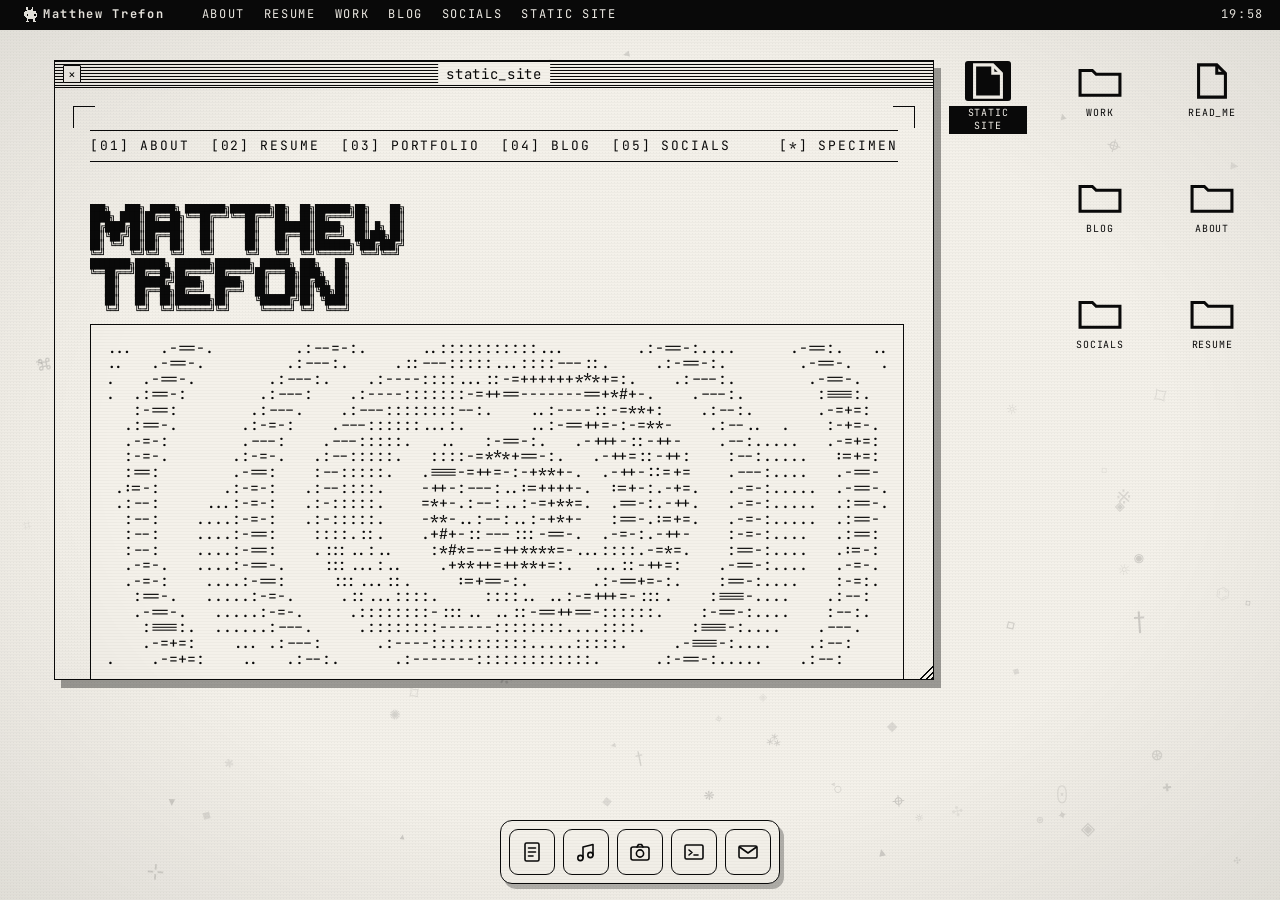
<file: desktop/index.html>
<!DOCTYPE html>
<html lang="en">
<head>
  <meta charset="UTF-8">
  <meta name="viewport" content="width=device-width, initial-scale=1.0">
  <title>Matthew Trefon — MATTHEW_OS</title>
  <meta name="description" content="The personal site of Matthew Trefon, built as a small operating system. Switch it on and look inside.">

  <!-- Same type families as the main site: serifs for headers, mono for the machine voice. -->
  <link rel="preconnect" href="https://fonts.googleapis.com">
  <link rel="preconnect" href="https://fonts.gstatic.com" crossorigin>
  <link href="https://fonts.googleapis.com/css2?family=DM+Serif+Display:ital@0;1&family=EB+Garamond:ital,wght@0,400;0,500;1,400&family=JetBrains+Mono:wght@400;500;700&display=swap" rel="stylesheet">

  <link rel="stylesheet" href="style.css">
</head>

<!-- The OS loads straight onto the desktop. <body> carries:
       .os-desktop     — the desktop is up (set immediately on load)
       .shutting-down  — Power Off: the screen collapses, back to galaxy -->
<body>

  <!-- The visible name is ASCII art on the desktop; this is the real
       heading, kept for assistive tech and SEO. -->
  <h1 class="sr-only">Matthew Trefon</h1>

  <!-- ============== THE SCREEN ============== -->
  <!-- Full-viewport container for the desktop; collapses on Power Off. -->
  <div class="crt" id="crt" role="application" aria-label="MATTHEW_OS">
    <div class="crt__overlay" aria-hidden="true"></div>

    <!-- ============== DESKTOP ============== -->
    <div class="desktop" id="desktop" hidden>

      <!-- Classic menu bar: brand menu at left, section shortcuts, clock. -->
      <div class="menubar mono">
        <div class="menubar__brand-wrap">
          <button class="menubar__brand" id="brandBtn" type="button"
                  aria-haspopup="true" aria-expanded="false">
            <svg class="menubar__sk" viewBox="0 0 21 21" shape-rendering="crispEdges" aria-hidden="true">
              <g fill="currentColor">
                <rect x="6"  y="0"  width="2"  height="3"/>
                <rect x="14" y="0"  width="2"  height="3"/>
                <rect x="6"  y="3"  width="3"  height="1"/>
                <rect x="13" y="3"  width="3"  height="1"/>
                <rect x="7"  y="4"  width="9"  height="1"/>
                <rect x="5"  y="5"  width="12" height="1"/>
                <rect x="4"  y="6"  width="15" height="1"/>
                <rect x="3"  y="7"  width="17" height="1"/>
                <rect x="3"  y="8"  width="18" height="2"/>
                <rect x="3"  y="10" width="4"  height="2"/>
                <rect x="9"  y="10" width="8"  height="2"/>
                <rect x="19" y="10" width="2"  height="2"/>
                <rect x="3"  y="12" width="18" height="1"/>
                <rect x="4"  y="13" width="17" height="1"/>
                <rect x="5"  y="14" width="15" height="1"/>
                <rect x="4"  y="15" width="15" height="1"/>
                <rect x="7"  y="16" width="11" height="1"/>
                <rect x="7"  y="17" width="2"  height="2"/>
                <rect x="16" y="17" width="2"  height="2"/>
                <rect x="6"  y="19" width="4"  height="2"/>
                <rect x="15" y="19" width="4"  height="2"/>
              </g>
            </svg>
            Matthew Trefon
          </button>
          <div class="menubar__menu" id="brandMenu" role="menu" hidden>
            <button class="menubar__menu-item" id="powerOff" type="button" role="menuitem">
              Power Off
            </button>
          </div>
        </div>
        <nav class="menubar__nav" id="menubarNav" aria-label="Sections"></nav>
        <span class="menubar__clock" id="clock">--:--</span>
      </div>

      <!-- The desk surface: folder/document icons + the Sidekick + windows. -->
      <div class="desk" id="desk">
        <!-- Wallpaper: scattered ASCII marginalia, the same decorative
             back-layer the static site uses. Populated by JS. -->
        <div class="desk__glyphs" id="deskGlyphs" aria-hidden="true"></div>
        <div class="desk__icons" id="deskIcons"></div>

        <!-- Sidekick — pixel bunny, wanders the desktop. Markup matches the
             main site so the character stays identical across both. -->
        <svg class="sidekick" id="sidekick" viewBox="0 0 21 21" shape-rendering="crispEdges" aria-label="Sidekick" role="img">
          <!-- sk-flip carries the facing flip on its own, so turning to
               face a new direction snaps instantly instead of riding the
               travel transition (which made the bunny appear to spin). -->
          <g class="sk-flip">
          <g class="sk-body">
            <rect x="6"  y="0"  width="2"  height="3"/>
            <rect x="14" y="0"  width="2"  height="3"/>
            <rect x="6"  y="3"  width="3"  height="1"/>
            <rect x="13" y="3"  width="3"  height="1"/>
            <rect x="7"  y="4"  width="9"  height="1"/>
            <rect x="5"  y="5"  width="12" height="1"/>
            <rect x="4"  y="6"  width="15" height="1"/>
            <rect x="3"  y="7"  width="17" height="1"/>
            <rect x="3"  y="8"  width="18" height="2"/>
            <rect x="3"  y="10" width="4"  height="2"/>
            <rect x="9"  y="10" width="8"  height="2"/>
            <rect x="19" y="10" width="2"  height="2"/>
            <rect x="3"  y="12" width="18" height="1"/>
            <rect x="4"  y="13" width="17" height="1"/>
            <rect x="5"  y="14" width="15" height="1"/>
            <rect x="4"  y="15" width="15" height="1"/>
            <rect x="7"  y="16" width="11" height="1"/>
          </g>
          <!-- Feet in their own groups so the walk cycle can lift them
               in alternation. -->
          <g class="sk-foot sk-foot-l">
            <rect x="7"  y="17" width="2"  height="2"/>
            <rect x="6"  y="19" width="4"  height="2"/>
          </g>
          <g class="sk-foot sk-foot-r">
            <rect x="16" y="17" width="2"  height="2"/>
            <rect x="15" y="19" width="4"  height="2"/>
          </g>
          <g class="sk-arm">
            <g class="sk-arm-a">
              <rect x="0" y="12" width="1" height="1"/>
              <rect x="0" y="13" width="2" height="1"/>
              <rect x="1" y="14" width="1" height="1"/>
              <rect x="1" y="15" width="1" height="1"/>
              <rect x="1" y="16" width="4" height="1"/>
            </g>
            <g class="sk-arm-b">
              <rect x="0" y="14" width="1" height="1"/>
              <rect x="0" y="15" width="2" height="1"/>
              <rect x="1" y="16" width="4" height="1"/>
            </g>
          </g>
          <g class="sk-eyes">
            <rect x="7"  y="10" width="2" height="2"/>
            <rect x="17" y="10" width="2" height="2"/>
          </g>
          </g><!-- /sk-flip -->
        </svg>

        <!-- Apps dock — pinned bottom-centre. Populated by script.js. -->
        <nav class="dock" id="dock" aria-label="Apps"></nav>

        <!-- Open windows are appended here by script.js. -->
      </div>
    </div>
  </div>

  <script src="script.js"></script>
</body>
</html>
</file>
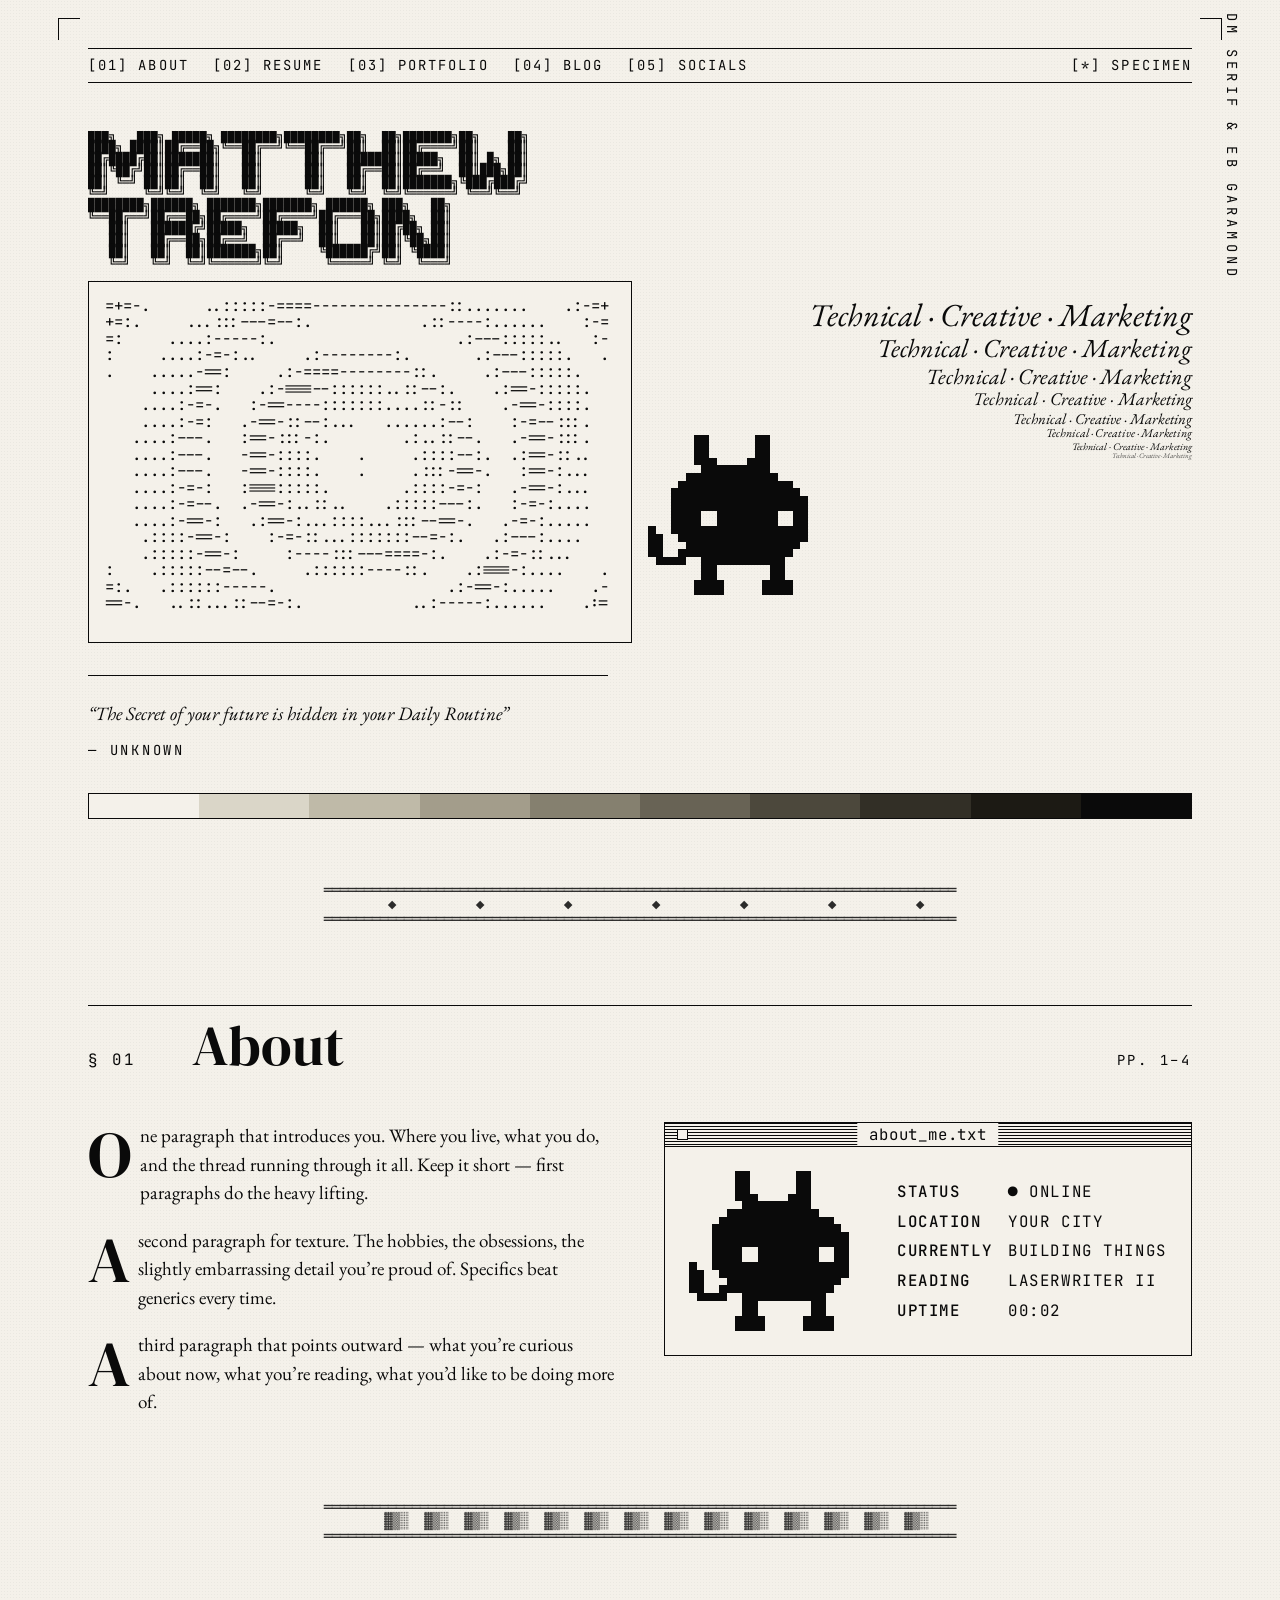
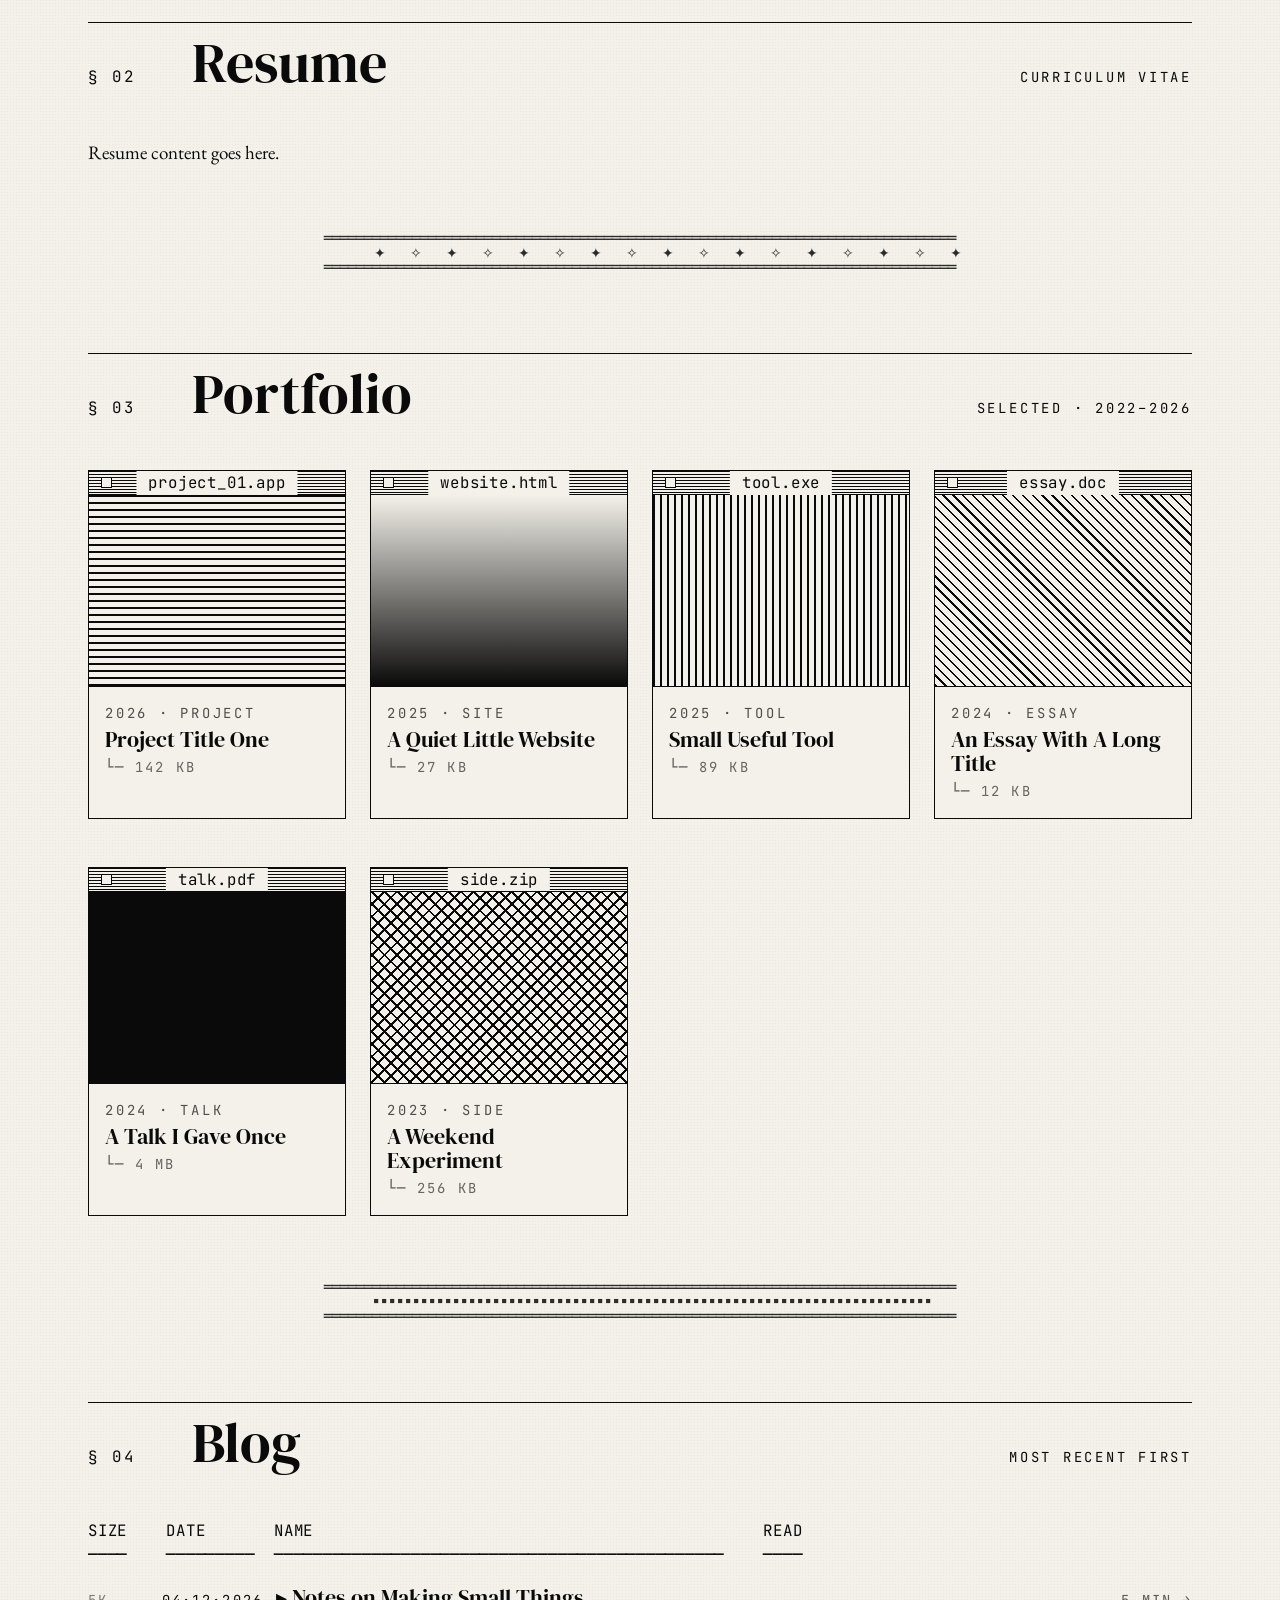
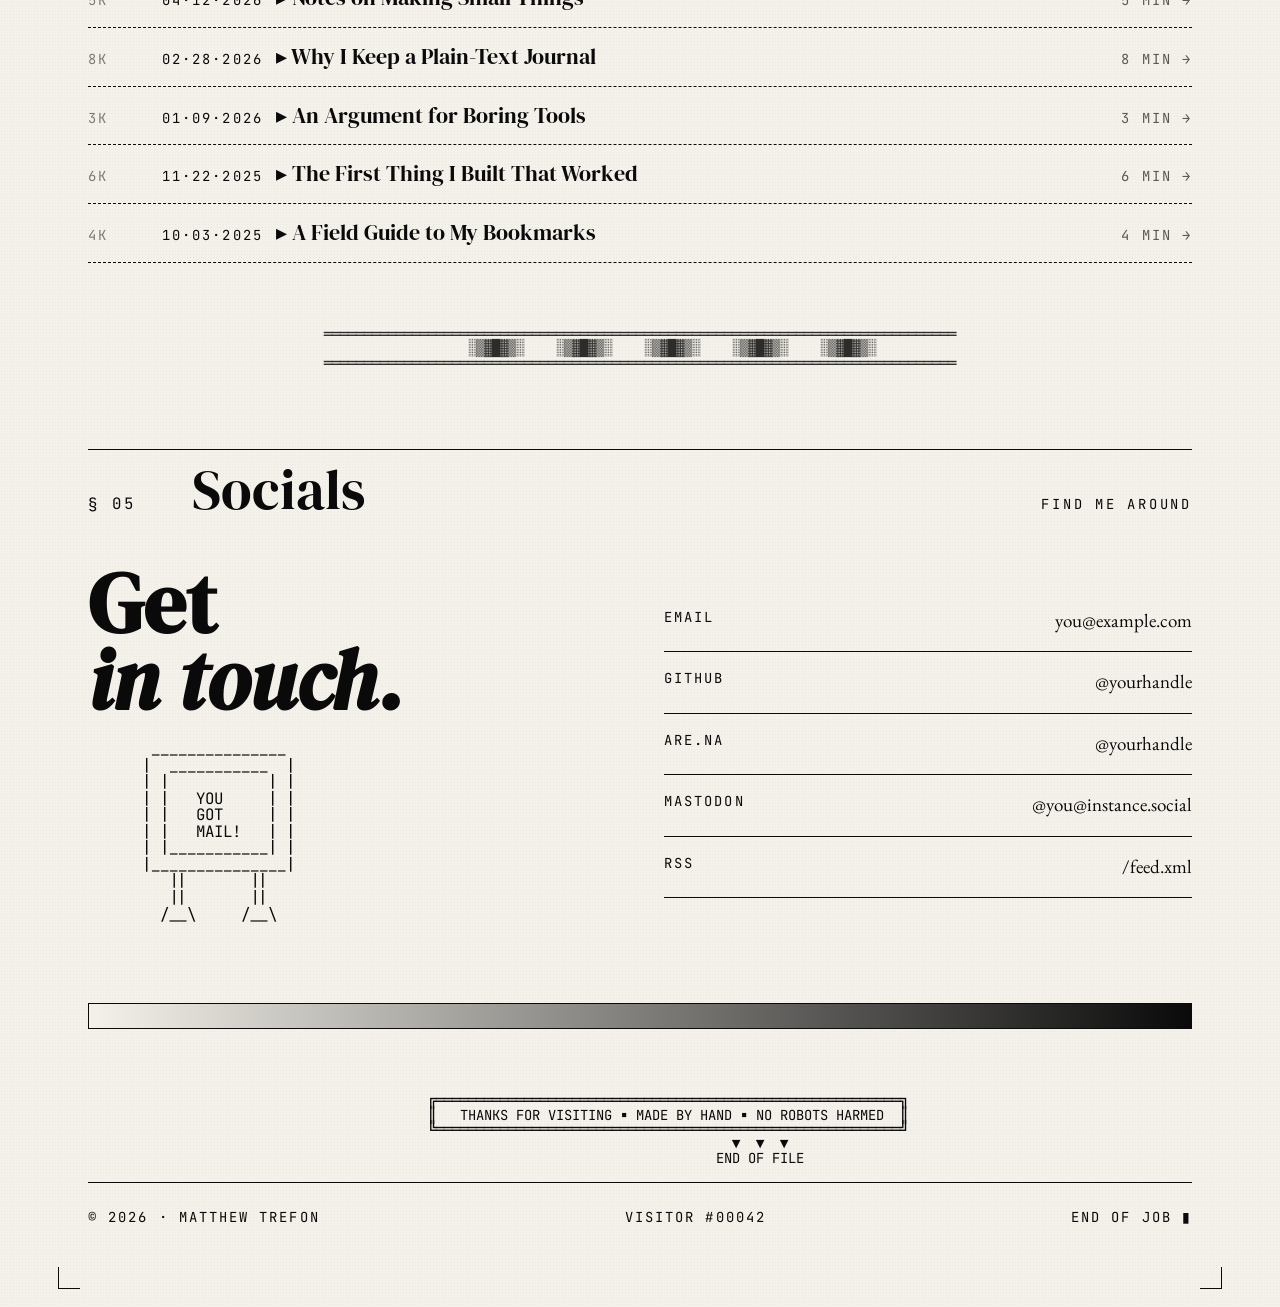
<file: site/index.html>
<!DOCTYPE html>
<html lang="en">
<head>
  <meta charset="UTF-8">
  <meta name="viewport" content="width=device-width, initial-scale=1.0">
  <title>Matthew Trefon — Personal Site</title>
  <meta name="description" content="A personal website by Matthew Trefon.">

  <!-- Google Fonts: serifs for headers, mono for the printer/terminal voice -->
  <link rel="preconnect" href="https://fonts.googleapis.com">
  <link rel="preconnect" href="https://fonts.gstatic.com" crossorigin>
  <link href="https://fonts.googleapis.com/css2?family=DM+Serif+Display:ital@0;1&family=EB+Garamond:ital,wght@0,400;0,500;1,400&family=JetBrains+Mono:wght@400;500;700&display=swap" rel="stylesheet">

  <link rel="stylesheet" href="style.css">
</head>
<body>
  <!-- ============== BACKGROUND GLYPHS (scattered marginalia) ============== -->
  <div class="bg-glyphs" id="bgGlyphs" aria-hidden="true"></div>

  <div class="page">

    <!-- ============== CROP MARKS (corners of the page) ============== -->
    <span class="crop tl"></span>
    <span class="crop tr"></span>
    <span class="crop bl"></span>
    <span class="crop br"></span>

    <!-- ============== SPINE TEXT (rotated, runs up the right edge) ============== -->
    <div class="spine-text">MOD. PORTFOLIO ▮ v2.0 ▮ CIRCA 2026 ▮ SET IN DM SERIF & EB GARAMOND</div>

    <!-- ============== NAV ============== -->
    <nav class="nav-bar mono">
      <a href="#about">[01] ABOUT</a>
      <a href="#resume">[02] RESUME</a>
      <a href="#portfolio">[03] PORTFOLIO</a>
      <a href="#blog">[04] BLOG</a>
      <a href="#socials">[05] SOCIALS</a>
      <a href="styleguide.html" style="margin-left: auto;">[*] SPECIMEN</a>
    </nav>

    <!-- ============== HERO ============== -->
    <header class="hero">
      <div class="hero-main">
        <h1 class="sr-only">Matthew Trefon</h1>
        <pre class="ascii-banner" aria-hidden="true">
███╗   ███╗ █████╗ ████████╗████████╗██╗  ██╗███████╗██╗    ██╗
████╗ ████║██╔══██╗╚══██╔══╝╚══██╔══╝██║  ██║██╔════╝██║    ██║
██╔████╔██║███████║   ██║      ██║   ███████║█████╗  ██║ █╗ ██║
██║╚██╔╝██║██╔══██║   ██║      ██║   ██╔══██║██╔══╝  ██║███╗██║
██║ ╚═╝ ██║██║  ██║   ██║      ██║   ██║  ██║███████╗╚███╔███╔╝
╚═╝     ╚═╝╚═╝  ╚═╝   ╚═╝      ╚═╝   ╚═╝  ╚═╝╚══════╝ ╚══╝╚══╝
████████╗██████╗ ███████╗███████╗ ██████╗ ███╗   ██╗
╚══██╔══╝██╔══██╗██╔════╝██╔════╝██╔═══██╗████╗  ██║
   ██║   ██████╔╝█████╗  █████╗  ██║   ██║██╔██╗ ██║
   ██║   ██╔══██╗██╔══╝  ██╔══╝  ██║   ██║██║╚██╗██║
   ██║   ██║  ██║███████╗██║     ╚██████╔╝██║ ╚████║
   ╚═╝   ╚═╝  ╚═╝╚══════╝╚═╝      ╚═════╝ ╚═╝  ╚═══╝
        </pre>
        <!-- ============== INTERFERENCE FIELD ============== -->
        <figure class="ascii-field-fig">
          <div class="ascii-stage">
            <div class="ascii-field" id="asciiField" aria-hidden="true"></div>
          </div>
        </figure>
        <p class="pull-quote">
          “The Secret of your future is hidden in your Daily Routine”
          <cite>— Unknown</cite>
        </p>
      </div>

      <aside class="hero-side">
        <div class="repeating-tagline" aria-hidden="true">
          <p>Technical · Creative · Marketing</p>
          <p>Technical · Creative · Marketing</p>
          <p>Technical · Creative · Marketing</p>
          <p>Technical · Creative · Marketing</p>
          <p>Technical · Creative · Marketing</p>
          <p>Technical · Creative · Marketing</p>
          <p>Technical · Creative · Marketing</p>
          <p>Technical · Creative · Marketing</p>
        </div>
        <!-- Sidekick — second instance, tucked under the diminishing tagline. -->
        <svg class="sidekick" viewBox="0 0 21 21" shape-rendering="crispEdges" aria-label="Sidekick" role="img">
          <g class="sk-body">
            <rect x="6"  y="0"  width="2"  height="3"/>
            <rect x="14" y="0"  width="2"  height="3"/>
            <rect x="6"  y="3"  width="3"  height="1"/>
            <rect x="13" y="3"  width="3"  height="1"/>
            <rect x="7"  y="4"  width="9"  height="1"/>
            <rect x="5"  y="5"  width="12" height="1"/>
            <rect x="4"  y="6"  width="15" height="1"/>
            <rect x="3"  y="7"  width="17" height="1"/>
            <rect x="3"  y="8"  width="18" height="2"/>
            <rect x="3"  y="10" width="4"  height="2"/>
            <rect x="9"  y="10" width="8"  height="2"/>
            <rect x="19" y="10" width="2"  height="2"/>
            <rect x="3"  y="12" width="18" height="1"/>
            <rect x="4"  y="13" width="17" height="1"/>
            <rect x="5"  y="14" width="15" height="1"/>
            <rect x="4"  y="15" width="15" height="1"/>
            <rect x="7"  y="16" width="11" height="1"/>
            <rect x="7"  y="17" width="2"  height="2"/>
            <rect x="16" y="17" width="2"  height="2"/>
            <rect x="6"  y="19" width="4"  height="2"/>
            <rect x="15" y="19" width="4"  height="2"/>
          </g>
          <g class="sk-arm">
            <g class="sk-arm-a">
              <rect x="0" y="12" width="1" height="1"/>
              <rect x="0" y="13" width="2" height="1"/>
              <rect x="1" y="14" width="1" height="1"/>
              <rect x="1" y="15" width="1" height="1"/>
              <rect x="1" y="16" width="4" height="1"/>
            </g>
            <g class="sk-arm-b">
              <rect x="0" y="14" width="1" height="1"/>
              <rect x="0" y="15" width="2" height="1"/>
              <rect x="1" y="16" width="4" height="1"/>
            </g>
          </g>
          <g class="sk-eyes">
            <rect x="7"  y="10" width="2" height="2"/>
            <rect x="17" y="10" width="2" height="2"/>
          </g>
        </svg>
      </aside>
    </header>

    <!-- Stepped grayscale strip -->
    <div class="gradient-strip" aria-hidden="true">
      <div style="background:#f4f1ea"></div>
      <div style="background:#dad6c8"></div>
      <div style="background:#bfbaa8"></div>
      <div style="background:#a39d8b"></div>
      <div style="background:#85806f"></div>
      <div style="background:#686355"></div>
      <div style="background:#4c483c"></div>
      <div style="background:#322f26"></div>
      <div style="background:#1c1a14"></div>
      <div style="background:#0a0a0a"></div>
    </div>

    <!-- ASCII divider — reusable element you'll see between sections -->
    <pre class="ascii-rule" aria-hidden="true">
═══════════════════════════════════════════════════════════════════════════════
    ◆          ◆          ◆          ◆          ◆          ◆          ◆
═══════════════════════════════════════════════════════════════════════════════
    </pre>

    <!-- ============================== ABOUT ============================== -->
    <section id="about">
      <div class="section-head">
        <span class="num">§ 01</span>
        <h2>About</h2>
        <span class="meta">Pp. 1–4</span>
      </div>

      <div class="about">
        <div>
          <p>
            One paragraph that introduces you. Where you live, what you do,
            and the thread running through it all. Keep it short — first
            paragraphs do the heavy lifting.
          </p>
          <p>
            A second paragraph for texture. The hobbies, the obsessions, the
            slightly embarrassing detail you’re proud of. Specifics beat
            generics every time.
          </p>
          <p>
            A third paragraph that points outward — what you’re curious about
            now, what you’re reading, what you’d like to be doing more of.
          </p>
        </div>

        <!-- Classic Mac window: System 1-style stripes & close box -->
        <div class="mac-window">
          <div class="mac-titlebar">
            <span class="close-box"></span>
            <span class="title">about_me.txt</span>
          </div>
          <div class="mac-body">
            <!-- Sidekick — pixel data extracted from the box-shadow CSS reference. -->
            <svg class="sidekick" viewBox="0 0 21 21" shape-rendering="crispEdges" aria-label="Sidekick" role="img">
              <g class="sk-body">
                <!-- antennae -->
                <rect x="6"  y="0"  width="2"  height="3"/>
                <rect x="14" y="0"  width="2"  height="3"/>
                <!-- antenna shoulders -->
                <rect x="6"  y="3"  width="3"  height="1"/>
                <rect x="13" y="3"  width="3"  height="1"/>
                <!-- head taper -->
                <rect x="7"  y="4"  width="9"  height="1"/>
                <rect x="5"  y="5"  width="12" height="1"/>
                <rect x="4"  y="6"  width="15" height="1"/>
                <rect x="3"  y="7"  width="17" height="1"/>
                <!-- upper body -->
                <rect x="3"  y="8"  width="18" height="2"/>
                <!-- eye row body (eyes are gaps; paper shows through) -->
                <rect x="3"  y="10" width="4"  height="2"/>
                <rect x="9"  y="10" width="8"  height="2"/>
                <rect x="19" y="10" width="2"  height="2"/>
                <!-- mid body rows (without arm parts) -->
                <rect x="3"  y="12" width="18" height="1"/>
                <rect x="4"  y="13" width="17" height="1"/>
                <rect x="5"  y="14" width="15" height="1"/>
                <rect x="4"  y="15" width="15" height="1"/>
                <rect x="7"  y="16" width="11" height="1"/>
                <!-- legs -->
                <rect x="7"  y="17" width="2"  height="2"/>
                <rect x="16" y="17" width="2"  height="2"/>
                <!-- feet -->
                <rect x="6"  y="19" width="4"  height="2"/>
                <rect x="15" y="19" width="4"  height="2"/>
              </g>
              <!-- Tail — two pixel-art frames; CSS alternates their opacity
                   for a discrete sprite-style wag (no rotation/easing). -->
              <g class="sk-arm">
                <g class="sk-arm-a">
                  <!-- Frame A: tail curled up, tip at upper-left -->
                  <rect x="0" y="12" width="1" height="1"/>
                  <rect x="0" y="13" width="2" height="1"/>
                  <rect x="1" y="14" width="1" height="1"/>
                  <rect x="1" y="15" width="1" height="1"/>
                  <rect x="1" y="16" width="4" height="1"/>
                </g>
                <g class="sk-arm-b">
                  <!-- Frame B: tail flicked down, tip dropped, curl shorter -->
                  <rect x="0" y="14" width="1" height="1"/>
                  <rect x="0" y="15" width="2" height="1"/>
                  <rect x="1" y="16" width="4" height="1"/>
                </g>
              </g>
              <!-- Eye covers — normally invisible; opacity flashes to 1 to blink. -->
              <g class="sk-eyes">
                <rect x="7"  y="10" width="2" height="2"/>
                <rect x="17" y="10" width="2" height="2"/>
              </g>
            </svg>
            <dl class="stats">
              <dt>STATUS</dt>      <dd>● ONLINE</dd>
              <dt>LOCATION</dt>    <dd>YOUR CITY</dd>
              <dt>CURRENTLY</dt>   <dd>BUILDING THINGS</dd>
              <dt>READING</dt>     <dd>LASERWRITER II</dd>
              <dt>UPTIME</dt>      <dd id="uptime">--</dd>
            </dl>
          </div>
        </div>
      </div>
    </section>

    <pre class="ascii-rule" aria-hidden="true">
═══════════════════════════════════════════════════════════════════════════════
    ▓▒░  ▓▒░  ▓▒░  ▓▒░  ▓▒░  ▓▒░  ▓▒░  ▓▒░  ▓▒░  ▓▒░  ▓▒░  ▓▒░  ▓▒░  ▓▒░
═══════════════════════════════════════════════════════════════════════════════
    </pre>

    <!-- ============================== RESUME ============================== -->
    <section id="resume">
      <div class="section-head">
        <span class="num">§ 02</span>
        <h2>Resume</h2>
        <span class="meta">Curriculum Vitae</span>
      </div>

      <p>Resume content goes here.</p>
    </section>

    <pre class="ascii-rule" aria-hidden="true">
═══════════════════════════════════════════════════════════════════════════════
       ✦   ✧   ✦   ✧   ✦   ✧   ✦   ✧   ✦   ✧   ✦   ✧   ✦   ✧   ✦   ✧   ✦
═══════════════════════════════════════════════════════════════════════════════
    </pre>

    <!-- ============================== PORTFOLIO ============================== -->
    <section id="portfolio">
      <div class="section-head">
        <span class="num">§ 03</span>
        <h2>Portfolio</h2>
        <span class="meta">Selected · 2022–2026</span>
      </div>

      <div class="work-grid">
        <!-- Each project card is a tiny Mac window. -->
        <a class="mac-window work-card" href="#">
          <div class="mac-titlebar">
            <span class="close-box"></span>
            <span class="title">project_01.app</span>
          </div>
          <div class="swatch lines-h"></div>
          <div class="card-body">
            <div class="label">2026 · PROJECT</div>
            <div class="card-title">Project Title One</div>
            <div class="size mono">└─ 142 KB</div>
          </div>
        </a>

        <a class="mac-window work-card" href="#">
          <div class="mac-titlebar">
            <span class="close-box"></span>
            <span class="title">website.html</span>
          </div>
          <div class="swatch swatch-grad"></div>
          <div class="card-body">
            <div class="label">2025 · SITE</div>
            <div class="card-title">A Quiet Little Website</div>
            <div class="size mono">└─ 27 KB</div>
          </div>
        </a>

        <a class="mac-window work-card" href="#">
          <div class="mac-titlebar">
            <span class="close-box"></span>
            <span class="title">tool.exe</span>
          </div>
          <div class="swatch lines-v"></div>
          <div class="card-body">
            <div class="label">2025 · TOOL</div>
            <div class="card-title">Small Useful Tool</div>
            <div class="size mono">└─ 89 KB</div>
          </div>
        </a>

        <a class="mac-window work-card" href="#">
          <div class="mac-titlebar">
            <span class="close-box"></span>
            <span class="title">essay.doc</span>
          </div>
          <div class="swatch lines-d"></div>
          <div class="card-body">
            <div class="label">2024 · ESSAY</div>
            <div class="card-title">An Essay With A Long Title</div>
            <div class="size mono">└─ 12 KB</div>
          </div>
        </a>

        <a class="mac-window work-card" href="#">
          <div class="mac-titlebar">
            <span class="close-box"></span>
            <span class="title">talk.pdf</span>
          </div>
          <div class="swatch swatch-solid"></div>
          <div class="card-body">
            <div class="label">2024 · TALK</div>
            <div class="card-title">A Talk I Gave Once</div>
            <div class="size mono">└─ 4 MB</div>
          </div>
        </a>

        <a class="mac-window work-card" href="#">
          <div class="mac-titlebar">
            <span class="close-box"></span>
            <span class="title">side.zip</span>
          </div>
          <div class="swatch swatch-cross"></div>
          <div class="card-body">
            <div class="label">2023 · SIDE</div>
            <div class="card-title">A Weekend Experiment</div>
            <div class="size mono">└─ 256 KB</div>
          </div>
        </a>
      </div>
    </section>

    <pre class="ascii-rule" aria-hidden="true">
═══════════════════════════════════════════════════════════════════════════════
   ▪▪▪▪▪▪▪▪▪▪▪▪▪▪▪▪▪▪▪▪▪▪▪▪▪▪▪▪▪▪▪▪▪▪▪▪▪▪▪▪▪▪▪▪▪▪▪▪▪▪▪▪▪▪▪▪▪▪▪▪▪▪▪▪▪▪▪▪▪▪
═══════════════════════════════════════════════════════════════════════════════
    </pre>

    <!-- ============================== BLOG ============================== -->
    <section id="blog">
      <div class="section-head">
        <span class="num">§ 04</span>
        <h2>Blog</h2>
        <span class="meta">Most Recent First</span>
      </div>

      <!-- Styled like a classic file directory listing -->
      <pre class="dir-header mono">
SIZE    DATE       NAME                                              READ
────    ─────────  ──────────────────────────────────────────────    ────</pre>

      <ul class="writing-list">
        <li>
          <span class="size mono">5K</span>
          <span class="date mono">04·12·2026</span>
          <span class="title"><a href="#">▸ Notes on Making Small Things</a></span>
          <span class="read mono">5 min →</span>
        </li>
        <li>
          <span class="size mono">8K</span>
          <span class="date mono">02·28·2026</span>
          <span class="title"><a href="#">▸ Why I Keep a Plain-Text Journal</a></span>
          <span class="read mono">8 min →</span>
        </li>
        <li>
          <span class="size mono">3K</span>
          <span class="date mono">01·09·2026</span>
          <span class="title"><a href="#">▸ An Argument for Boring Tools</a></span>
          <span class="read mono">3 min →</span>
        </li>
        <li>
          <span class="size mono">6K</span>
          <span class="date mono">11·22·2025</span>
          <span class="title"><a href="#">▸ The First Thing I Built That Worked</a></span>
          <span class="read mono">6 min →</span>
        </li>
        <li>
          <span class="size mono">4K</span>
          <span class="date mono">10·03·2025</span>
          <span class="title"><a href="#">▸ A Field Guide to My Bookmarks</a></span>
          <span class="read mono">4 min →</span>
        </li>
      </ul>
    </section>

    <pre class="ascii-rule" aria-hidden="true">
═══════════════════════════════════════════════════════════════════════════════
        ░▒▓█▓▒░    ░▒▓█▓▒░    ░▒▓█▓▒░    ░▒▓█▓▒░    ░▒▓█▓▒░
═══════════════════════════════════════════════════════════════════════════════
    </pre>

    <!-- ============================== SOCIALS ============================== -->
    <section id="socials">
      <div class="section-head">
        <span class="num">§ 05</span>
        <h2>Socials</h2>
        <span class="meta">Find Me Around</span>
      </div>

      <div class="contact">
        <div>
          <h3>Get<br><em>in touch.</em></h3>
<pre class="ascii-mailbox" aria-hidden="true">
       _______________
      |  ___________  |
      | |           | |
      | |   YOU     | |
      | |   GOT     | |
      | |   MAIL!   | |
      | |___________| |
      |_______________|
         ||       ||
         ||       ||
        /__\     /__\
</pre>
        </div>
        <ul class="contact-list">
          <li><span class="label mono">EMAIL</span><a href="mailto:you@example.com">you@example.com</a></li>
          <li><span class="label mono">GITHUB</span><a href="#">@yourhandle</a></li>
          <li><span class="label mono">ARE.NA</span><a href="#">@yourhandle</a></li>
          <li><span class="label mono">MASTODON</span><a href="#">@you@instance.social</a></li>
          <li><span class="label mono">RSS</span><a href="#">/feed.xml</a></li>
        </ul>
      </div>
    </section>

    <!-- Closing gradient bar -->
    <div class="gradient-strip smooth" aria-hidden="true"></div>

    <!-- ============================== FOOTER ============================== -->
    <footer>
<pre class="ascii-signoff" aria-hidden="true">
       ╔══════════════════════════════════════════════════════════╗
       ║   THANKS FOR VISITING ▪ MADE BY HAND ▪ NO ROBOTS HARMED  ║
       ╚══════════════════════════════════════════════════════════╝
                              ▼  ▼  ▼
                              END OF FILE
</pre>
      <div class="footer-meta mono">
        <span>© 2026 · MATTHEW TREFON</span>
        <span>VISITOR #<span id="visitor">00042</span></span>
        <span>END OF JOB ▮</span>
      </div>
    </footer>
  </div>

  <script src="script.js"></script>
</body>
</html>
</file>
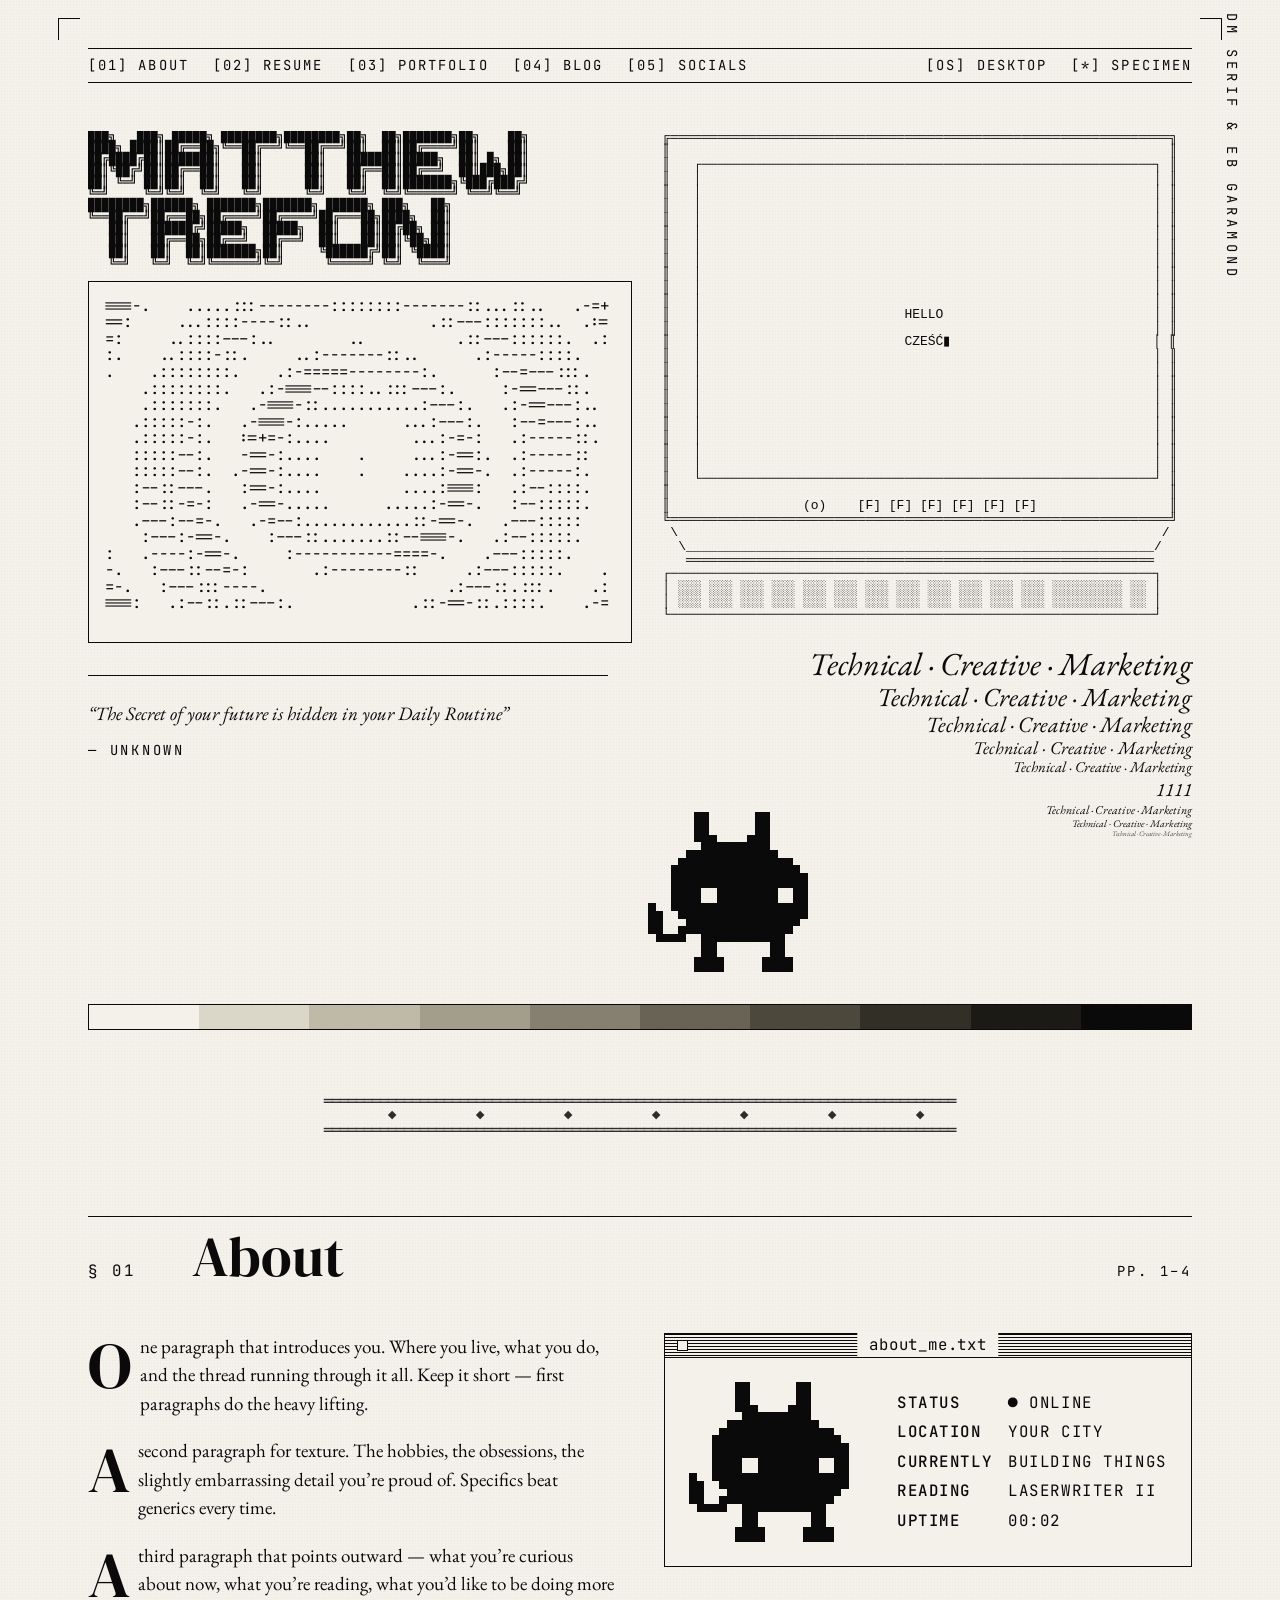
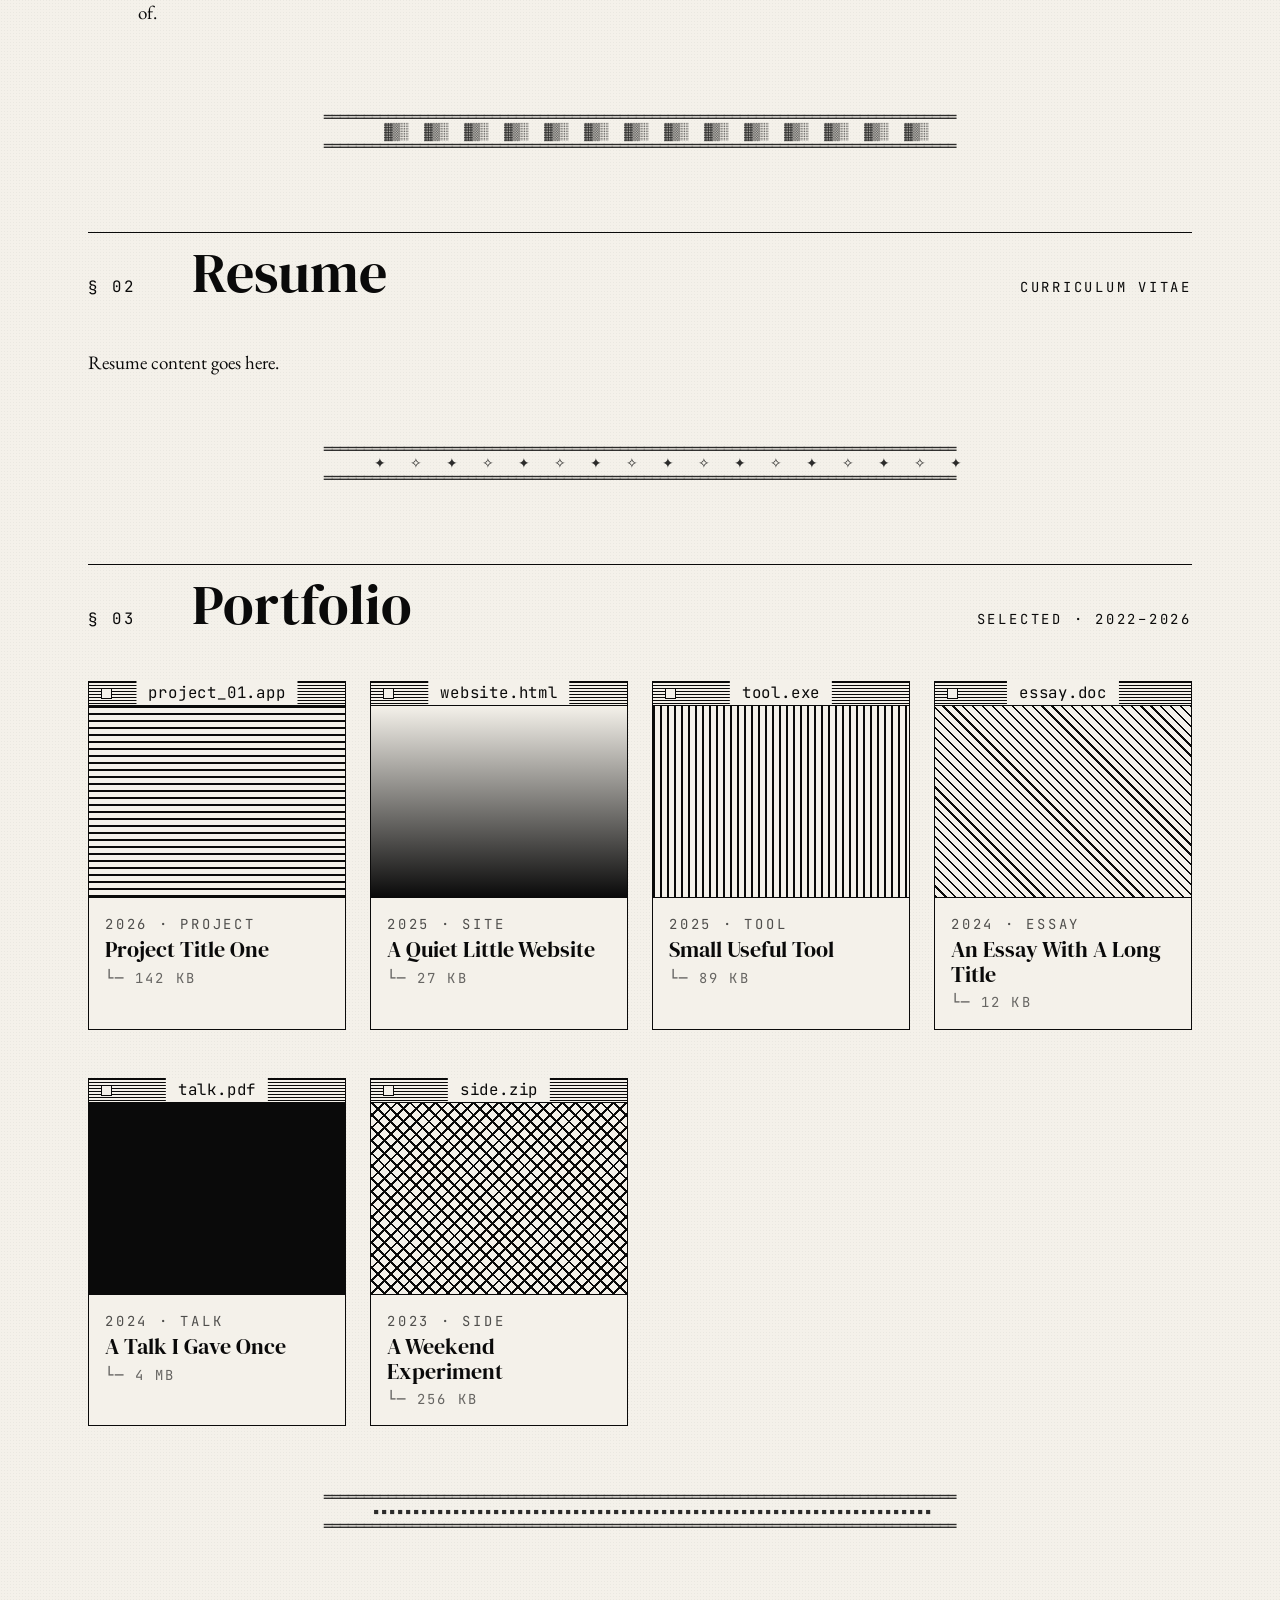
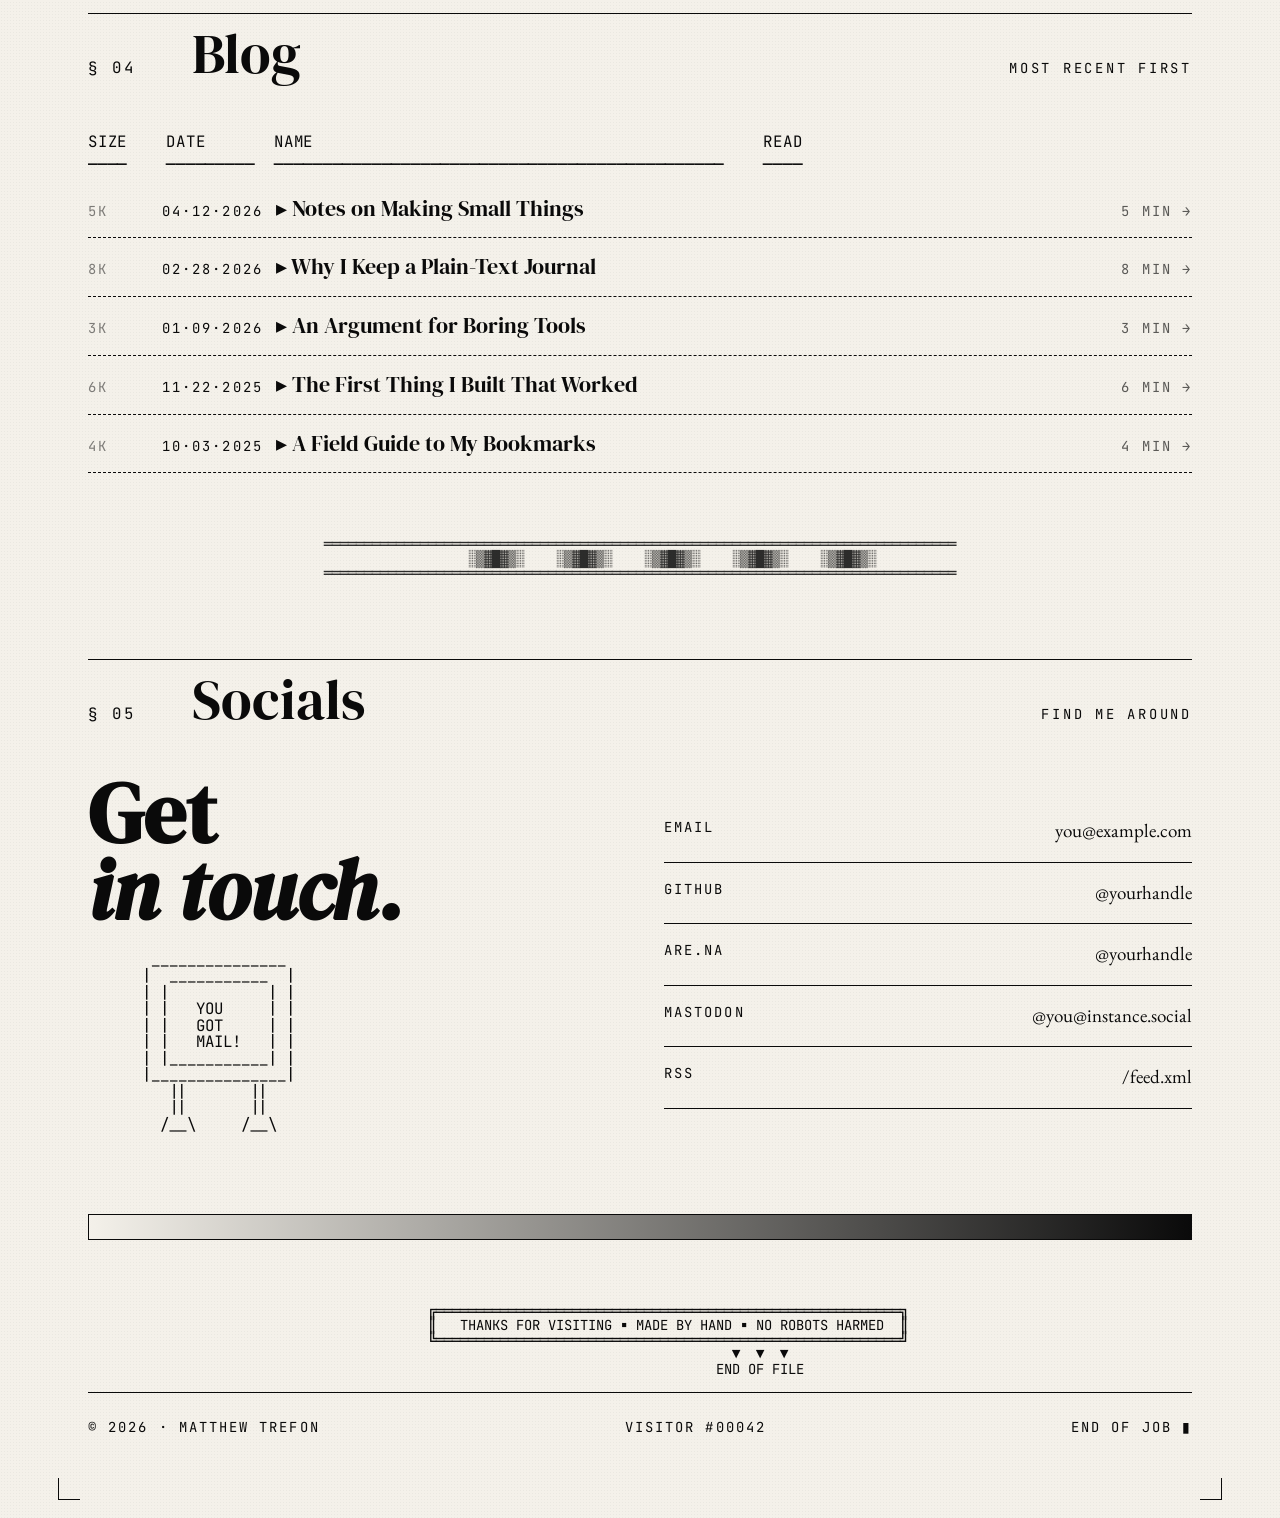
<file: site.html>
<!DOCTYPE html>
<html lang="en">
<head>
  <meta charset="UTF-8">
  <meta name="viewport" content="width=device-width, initial-scale=1.0">
  <title>Matthew Trefon — Personal Site</title>
  <meta name="description" content="A personal website by Matthew Trefon.">

  <!-- Google Fonts: serifs for headers, mono for the printer/terminal voice -->
  <link rel="preconnect" href="https://fonts.googleapis.com">
  <link rel="preconnect" href="https://fonts.gstatic.com" crossorigin>
  <link href="https://fonts.googleapis.com/css2?family=DM+Serif+Display:ital@0;1&family=EB+Garamond:ital,wght@0,400;0,500;1,400&family=JetBrains+Mono:wght@400;500;700&display=swap" rel="stylesheet">

  <link rel="stylesheet" href="style.css">
</head>
<body>
  <!-- ============== BACKGROUND GLYPHS (scattered marginalia) ============== -->
  <div class="bg-glyphs" id="bgGlyphs" aria-hidden="true"></div>

  <div class="page">

    <!-- ============== CROP MARKS (corners of the page) ============== -->
    <span class="crop tl"></span>
    <span class="crop tr"></span>
    <span class="crop bl"></span>
    <span class="crop br"></span>

    <!-- ============== SPINE TEXT (rotated, runs up the right edge) ============== -->
    <div class="spine-text">MOD. PORTFOLIO ▮ v2.0 ▮ CIRCA 2026 ▮ SET IN DM SERIF & EB GARAMOND</div>

    <!-- ============== NAV ============== -->
    <nav class="nav-bar mono">
      <a href="#about">[01] ABOUT</a>
      <a href="#resume">[02] RESUME</a>
      <a href="#portfolio">[03] PORTFOLIO</a>
      <a href="#blog">[04] BLOG</a>
      <a href="#socials">[05] SOCIALS</a>
      <a href="desktop/index.html" style="margin-left: auto;">[OS] DESKTOP</a>
      <a href="styleguide.html">[*] SPECIMEN</a>
    </nav>

    <!-- ============== HERO ============== -->
    <header class="hero">
      <div class="hero-main">
        <h1 class="sr-only">Matthew Trefon</h1>
        <pre class="ascii-banner" aria-hidden="true">
███╗   ███╗ █████╗ ████████╗████████╗██╗  ██╗███████╗██╗    ██╗
████╗ ████║██╔══██╗╚══██╔══╝╚══██╔══╝██║  ██║██╔════╝██║    ██║
██╔████╔██║███████║   ██║      ██║   ███████║█████╗  ██║ █╗ ██║
██║╚██╔╝██║██╔══██║   ██║      ██║   ██╔══██║██╔══╝  ██║███╗██║
██║ ╚═╝ ██║██║  ██║   ██║      ██║   ██║  ██║███████╗╚███╔███╔╝
╚═╝     ╚═╝╚═╝  ╚═╝   ╚═╝      ╚═╝   ╚═╝  ╚═╝╚══════╝ ╚══╝╚══╝
████████╗██████╗ ███████╗███████╗ ██████╗ ███╗   ██╗
╚══██╔══╝██╔══██╗██╔════╝██╔════╝██╔═══██╗████╗  ██║
   ██║   ██████╔╝█████╗  █████╗  ██║   ██║██╔██╗ ██║
   ██║   ██╔══██╗██╔══╝  ██╔══╝  ██║   ██║██║╚██╗██║
   ██║   ██║  ██║███████╗██║     ╚██████╔╝██║ ╚████║
   ╚═╝   ╚═╝  ╚═╝╚══════╝╚═╝      ╚═════╝ ╚═╝  ╚═══╝
        </pre>
        <!-- ============== INTERFERENCE FIELD ============== -->
        <figure class="ascii-field-fig">
          <div class="ascii-stage">
            <div class="ascii-field" id="asciiField" aria-hidden="true"></div>
          </div>
        </figure>
        <p class="pull-quote">
          “The Secret of your future is hidden in your Daily Routine”
          <cite>— Unknown</cite>
        </p>
      </div>

      <aside class="hero-side">
        <pre class="ascii-computer" id="asciiComputer" role="navigation" aria-label="Computer screen — hover or focus to open the main menu, then arrow keys and Enter to navigate"></pre>
        <div class="repeating-tagline" aria-hidden="true">
          <p>Technical · Creative · Marketing</p>
          <p>Technical · Creative · Marketing</p>
          <p>Technical · Creative · Marketing</p>
          <p>Technical · Creative · Marketing</p>
          <p>Technical · Creative · Marketing</p>1111
          <p>Technical · Creative · Marketing</p>
          <p>Technical · Creative · Marketing</p>
          <p>Technical · Creative · Marketing</p>
        </div>
        <!-- Sidekick — second instance, tucked under the diminishing tagline. -->
        <svg class="sidekick" viewBox="0 0 21 21" shape-rendering="crispEdges" aria-label="Sidekick" role="img">
          <g class="sk-body">
            <rect x="6"  y="0"  width="2"  height="3"/>
            <rect x="14" y="0"  width="2"  height="3"/>
            <rect x="6"  y="3"  width="3"  height="1"/>
            <rect x="13" y="3"  width="3"  height="1"/>
            <rect x="7"  y="4"  width="9"  height="1"/>
            <rect x="5"  y="5"  width="12" height="1"/>
            <rect x="4"  y="6"  width="15" height="1"/>
            <rect x="3"  y="7"  width="17" height="1"/>
            <rect x="3"  y="8"  width="18" height="2"/>
            <rect x="3"  y="10" width="4"  height="2"/>
            <rect x="9"  y="10" width="8"  height="2"/>
            <rect x="19" y="10" width="2"  height="2"/>
            <rect x="3"  y="12" width="18" height="1"/>
            <rect x="4"  y="13" width="17" height="1"/>
            <rect x="5"  y="14" width="15" height="1"/>
            <rect x="4"  y="15" width="15" height="1"/>
            <rect x="7"  y="16" width="11" height="1"/>
            <rect x="7"  y="17" width="2"  height="2"/>
            <rect x="16" y="17" width="2"  height="2"/>
            <rect x="6"  y="19" width="4"  height="2"/>
            <rect x="15" y="19" width="4"  height="2"/>
          </g>
          <g class="sk-arm">
            <g class="sk-arm-a">
              <rect x="0" y="12" width="1" height="1"/>
              <rect x="0" y="13" width="2" height="1"/>
              <rect x="1" y="14" width="1" height="1"/>
              <rect x="1" y="15" width="1" height="1"/>
              <rect x="1" y="16" width="4" height="1"/>
            </g>
            <g class="sk-arm-b">
              <rect x="0" y="14" width="1" height="1"/>
              <rect x="0" y="15" width="2" height="1"/>
              <rect x="1" y="16" width="4" height="1"/>
            </g>
          </g>
          <g class="sk-eyes">
            <rect x="7"  y="10" width="2" height="2"/>
            <rect x="17" y="10" width="2" height="2"/>
          </g>
        </svg>
      </aside>
    </header>

    <!-- Stepped grayscale strip -->
    <div class="gradient-strip" aria-hidden="true">
      <div style="background:#f4f1ea"></div>
      <div style="background:#dad6c8"></div>
      <div style="background:#bfbaa8"></div>
      <div style="background:#a39d8b"></div>
      <div style="background:#85806f"></div>
      <div style="background:#686355"></div>
      <div style="background:#4c483c"></div>
      <div style="background:#322f26"></div>
      <div style="background:#1c1a14"></div>
      <div style="background:#0a0a0a"></div>
    </div>

    <!-- ASCII divider — reusable element you'll see between sections -->
    <pre class="ascii-rule" aria-hidden="true">
═══════════════════════════════════════════════════════════════════════════════
    ◆          ◆          ◆          ◆          ◆          ◆          ◆
═══════════════════════════════════════════════════════════════════════════════
    </pre>

    <!-- ============================== ABOUT ============================== -->
    <section id="about">
      <div class="section-head">
        <span class="num">§ 01</span>
        <h2>About</h2>
        <span class="meta">Pp. 1–4</span>
      </div>

      <div class="about">
        <div>
          <p>
            One paragraph that introduces you. Where you live, what you do,
            and the thread running through it all. Keep it short — first
            paragraphs do the heavy lifting.
          </p>
          <p>
            A second paragraph for texture. The hobbies, the obsessions, the
            slightly embarrassing detail you’re proud of. Specifics beat
            generics every time.
          </p>
          <p>
            A third paragraph that points outward — what you’re curious about
            now, what you’re reading, what you’d like to be doing more of.
          </p>
        </div>

        <!-- Classic Mac window: System 1-style stripes & close box -->
        <div class="mac-window">
          <div class="mac-titlebar">
            <span class="close-box"></span>
            <span class="title">about_me.txt</span>
          </div>
          <div class="mac-body">
            <!-- Sidekick — pixel data extracted from the box-shadow CSS reference. -->
            <svg class="sidekick" viewBox="0 0 21 21" shape-rendering="crispEdges" aria-label="Sidekick" role="img">
              <g class="sk-body">
                <!-- antennae -->
                <rect x="6"  y="0"  width="2"  height="3"/>
                <rect x="14" y="0"  width="2"  height="3"/>
                <!-- antenna shoulders -->
                <rect x="6"  y="3"  width="3"  height="1"/>
                <rect x="13" y="3"  width="3"  height="1"/>
                <!-- head taper -->
                <rect x="7"  y="4"  width="9"  height="1"/>
                <rect x="5"  y="5"  width="12" height="1"/>
                <rect x="4"  y="6"  width="15" height="1"/>
                <rect x="3"  y="7"  width="17" height="1"/>
                <!-- upper body -->
                <rect x="3"  y="8"  width="18" height="2"/>
                <!-- eye row body (eyes are gaps; paper shows through) -->
                <rect x="3"  y="10" width="4"  height="2"/>
                <rect x="9"  y="10" width="8"  height="2"/>
                <rect x="19" y="10" width="2"  height="2"/>
                <!-- mid body rows (without arm parts) -->
                <rect x="3"  y="12" width="18" height="1"/>
                <rect x="4"  y="13" width="17" height="1"/>
                <rect x="5"  y="14" width="15" height="1"/>
                <rect x="4"  y="15" width="15" height="1"/>
                <rect x="7"  y="16" width="11" height="1"/>
                <!-- legs -->
                <rect x="7"  y="17" width="2"  height="2"/>
                <rect x="16" y="17" width="2"  height="2"/>
                <!-- feet -->
                <rect x="6"  y="19" width="4"  height="2"/>
                <rect x="15" y="19" width="4"  height="2"/>
              </g>
              <!-- Tail — two pixel-art frames; CSS alternates their opacity
                   for a discrete sprite-style wag (no rotation/easing). -->
              <g class="sk-arm">
                <g class="sk-arm-a">
                  <!-- Frame A: tail curled up, tip at upper-left -->
                  <rect x="0" y="12" width="1" height="1"/>
                  <rect x="0" y="13" width="2" height="1"/>
                  <rect x="1" y="14" width="1" height="1"/>
                  <rect x="1" y="15" width="1" height="1"/>
                  <rect x="1" y="16" width="4" height="1"/>
                </g>
                <g class="sk-arm-b">
                  <!-- Frame B: tail flicked down, tip dropped, curl shorter -->
                  <rect x="0" y="14" width="1" height="1"/>
                  <rect x="0" y="15" width="2" height="1"/>
                  <rect x="1" y="16" width="4" height="1"/>
                </g>
              </g>
              <!-- Eye covers — normally invisible; opacity flashes to 1 to blink. -->
              <g class="sk-eyes">
                <rect x="7"  y="10" width="2" height="2"/>
                <rect x="17" y="10" width="2" height="2"/>
              </g>
            </svg>
            <dl class="stats">
              <dt>STATUS</dt>      <dd>● ONLINE</dd>
              <dt>LOCATION</dt>    <dd>YOUR CITY</dd>
              <dt>CURRENTLY</dt>   <dd>BUILDING THINGS</dd>
              <dt>READING</dt>     <dd>LASERWRITER II</dd>
              <dt>UPTIME</dt>      <dd id="uptime">--</dd>
            </dl>
          </div>
        </div>
      </div>
    </section>

    <pre class="ascii-rule" aria-hidden="true">
═══════════════════════════════════════════════════════════════════════════════
    ▓▒░  ▓▒░  ▓▒░  ▓▒░  ▓▒░  ▓▒░  ▓▒░  ▓▒░  ▓▒░  ▓▒░  ▓▒░  ▓▒░  ▓▒░  ▓▒░
═══════════════════════════════════════════════════════════════════════════════
    </pre>

    <!-- ============================== RESUME ============================== -->
    <section id="resume">
      <div class="section-head">
        <span class="num">§ 02</span>
        <h2>Resume</h2>
        <span class="meta">Curriculum Vitae</span>
      </div>

      <p>Resume content goes here.</p>
    </section>

    <pre class="ascii-rule" aria-hidden="true">
═══════════════════════════════════════════════════════════════════════════════
       ✦   ✧   ✦   ✧   ✦   ✧   ✦   ✧   ✦   ✧   ✦   ✧   ✦   ✧   ✦   ✧   ✦
═══════════════════════════════════════════════════════════════════════════════
    </pre>

    <!-- ============================== PORTFOLIO ============================== -->
    <section id="portfolio">
      <div class="section-head">
        <span class="num">§ 03</span>
        <h2>Portfolio</h2>
        <span class="meta">Selected · 2022–2026</span>
      </div>

      <div class="work-grid">
        <!-- Each project card is a tiny Mac window. -->
        <a class="mac-window work-card" href="#">
          <div class="mac-titlebar">
            <span class="close-box"></span>
            <span class="title">project_01.app</span>
          </div>
          <div class="swatch lines-h"></div>
          <div class="card-body">
            <div class="label">2026 · PROJECT</div>
            <div class="card-title">Project Title One</div>
            <div class="size mono">└─ 142 KB</div>
          </div>
        </a>

        <a class="mac-window work-card" href="#">
          <div class="mac-titlebar">
            <span class="close-box"></span>
            <span class="title">website.html</span>
          </div>
          <div class="swatch swatch-grad"></div>
          <div class="card-body">
            <div class="label">2025 · SITE</div>
            <div class="card-title">A Quiet Little Website</div>
            <div class="size mono">└─ 27 KB</div>
          </div>
        </a>

        <a class="mac-window work-card" href="#">
          <div class="mac-titlebar">
            <span class="close-box"></span>
            <span class="title">tool.exe</span>
          </div>
          <div class="swatch lines-v"></div>
          <div class="card-body">
            <div class="label">2025 · TOOL</div>
            <div class="card-title">Small Useful Tool</div>
            <div class="size mono">└─ 89 KB</div>
          </div>
        </a>

        <a class="mac-window work-card" href="#">
          <div class="mac-titlebar">
            <span class="close-box"></span>
            <span class="title">essay.doc</span>
          </div>
          <div class="swatch lines-d"></div>
          <div class="card-body">
            <div class="label">2024 · ESSAY</div>
            <div class="card-title">An Essay With A Long Title</div>
            <div class="size mono">└─ 12 KB</div>
          </div>
        </a>

        <a class="mac-window work-card" href="#">
          <div class="mac-titlebar">
            <span class="close-box"></span>
            <span class="title">talk.pdf</span>
          </div>
          <div class="swatch swatch-solid"></div>
          <div class="card-body">
            <div class="label">2024 · TALK</div>
            <div class="card-title">A Talk I Gave Once</div>
            <div class="size mono">└─ 4 MB</div>
          </div>
        </a>

        <a class="mac-window work-card" href="#">
          <div class="mac-titlebar">
            <span class="close-box"></span>
            <span class="title">side.zip</span>
          </div>
          <div class="swatch swatch-cross"></div>
          <div class="card-body">
            <div class="label">2023 · SIDE</div>
            <div class="card-title">A Weekend Experiment</div>
            <div class="size mono">└─ 256 KB</div>
          </div>
        </a>
      </div>
    </section>

    <pre class="ascii-rule" aria-hidden="true">
═══════════════════════════════════════════════════════════════════════════════
   ▪▪▪▪▪▪▪▪▪▪▪▪▪▪▪▪▪▪▪▪▪▪▪▪▪▪▪▪▪▪▪▪▪▪▪▪▪▪▪▪▪▪▪▪▪▪▪▪▪▪▪▪▪▪▪▪▪▪▪▪▪▪▪▪▪▪▪▪▪▪
═══════════════════════════════════════════════════════════════════════════════
    </pre>

    <!-- ============================== BLOG ============================== -->
    <section id="blog">
      <div class="section-head">
        <span class="num">§ 04</span>
        <h2>Blog</h2>
        <span class="meta">Most Recent First</span>
      </div>

      <!-- Styled like a classic file directory listing -->
      <pre class="dir-header mono">
SIZE    DATE       NAME                                              READ
────    ─────────  ──────────────────────────────────────────────    ────</pre>

      <ul class="writing-list">
        <li>
          <span class="size mono">5K</span>
          <span class="date mono">04·12·2026</span>
          <span class="title"><a href="#">▸ Notes on Making Small Things</a></span>
          <span class="read mono">5 min →</span>
        </li>
        <li>
          <span class="size mono">8K</span>
          <span class="date mono">02·28·2026</span>
          <span class="title"><a href="#">▸ Why I Keep a Plain-Text Journal</a></span>
          <span class="read mono">8 min →</span>
        </li>
        <li>
          <span class="size mono">3K</span>
          <span class="date mono">01·09·2026</span>
          <span class="title"><a href="#">▸ An Argument for Boring Tools</a></span>
          <span class="read mono">3 min →</span>
        </li>
        <li>
          <span class="size mono">6K</span>
          <span class="date mono">11·22·2025</span>
          <span class="title"><a href="#">▸ The First Thing I Built That Worked</a></span>
          <span class="read mono">6 min →</span>
        </li>
        <li>
          <span class="size mono">4K</span>
          <span class="date mono">10·03·2025</span>
          <span class="title"><a href="#">▸ A Field Guide to My Bookmarks</a></span>
          <span class="read mono">4 min →</span>
        </li>
      </ul>
    </section>

    <pre class="ascii-rule" aria-hidden="true">
═══════════════════════════════════════════════════════════════════════════════
        ░▒▓█▓▒░    ░▒▓█▓▒░    ░▒▓█▓▒░    ░▒▓█▓▒░    ░▒▓█▓▒░
═══════════════════════════════════════════════════════════════════════════════
    </pre>

    <!-- ============================== SOCIALS ============================== -->
    <section id="socials">
      <div class="section-head">
        <span class="num">§ 05</span>
        <h2>Socials</h2>
        <span class="meta">Find Me Around</span>
      </div>

      <div class="contact">
        <div>
          <h3>Get<br><em>in touch.</em></h3>
<pre class="ascii-mailbox" aria-hidden="true">
       _______________
      |  ___________  |
      | |           | |
      | |   YOU     | |
      | |   GOT     | |
      | |   MAIL!   | |
      | |___________| |
      |_______________|
         ||       ||
         ||       ||
        /__\     /__\
</pre>
        </div>
        <ul class="contact-list">
          <li><span class="label mono">EMAIL</span><a href="mailto:you@example.com">you@example.com</a></li>
          <li><span class="label mono">GITHUB</span><a href="#">@yourhandle</a></li>
          <li><span class="label mono">ARE.NA</span><a href="#">@yourhandle</a></li>
          <li><span class="label mono">MASTODON</span><a href="#">@you@instance.social</a></li>
          <li><span class="label mono">RSS</span><a href="#">/feed.xml</a></li>
        </ul>
      </div>
    </section>

    <!-- Closing gradient bar -->
    <div class="gradient-strip smooth" aria-hidden="true"></div>

    <!-- ============================== FOOTER ============================== -->
    <footer>
<pre class="ascii-signoff" aria-hidden="true">
       ╔══════════════════════════════════════════════════════════╗
       ║   THANKS FOR VISITING ▪ MADE BY HAND ▪ NO ROBOTS HARMED  ║
       ╚══════════════════════════════════════════════════════════╝
                              ▼  ▼  ▼
                              END OF FILE
</pre>
      <div class="footer-meta mono">
        <span>© 2026 · MATTHEW TREFON</span>
        <span>VISITOR #<span id="visitor">00042</span></span>
        <span>END OF JOB ▮</span>
      </div>
    </footer>
  </div>

  <script src="script.js"></script>
</body>
</html>
</file>
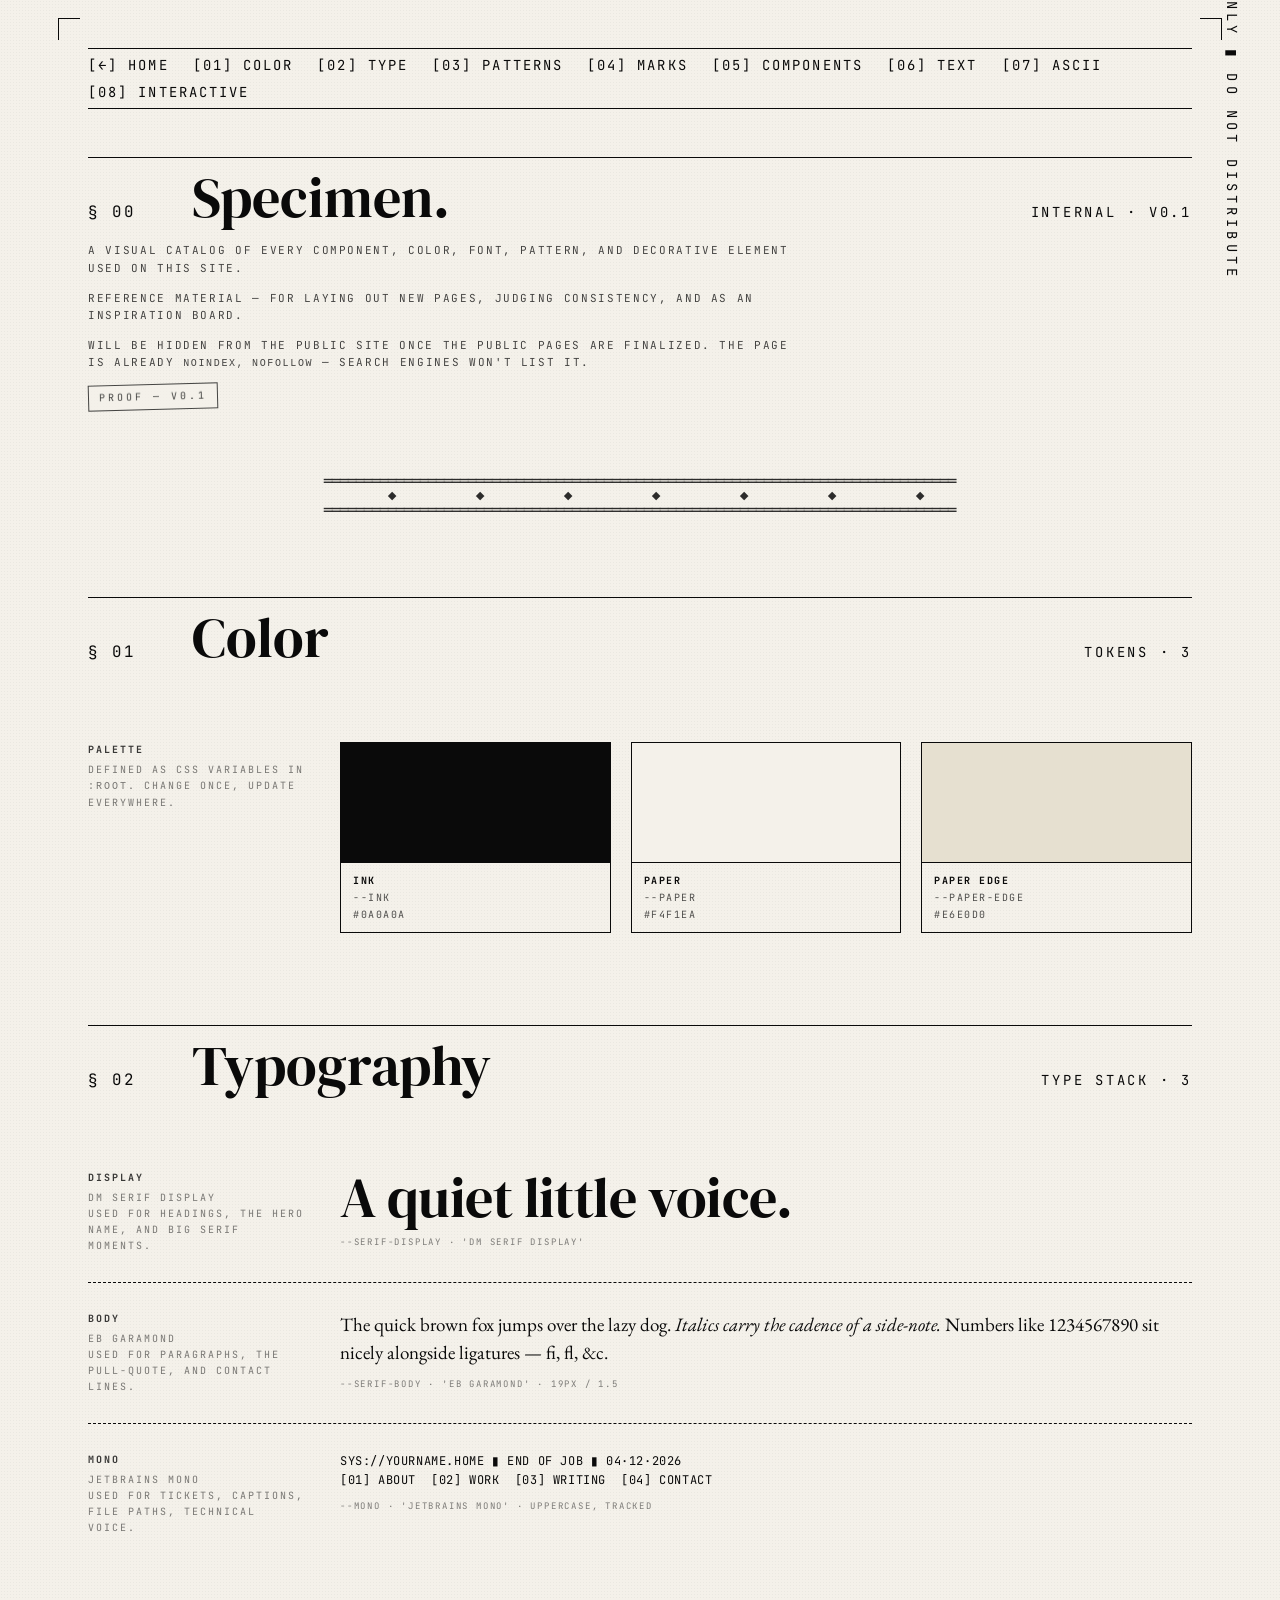
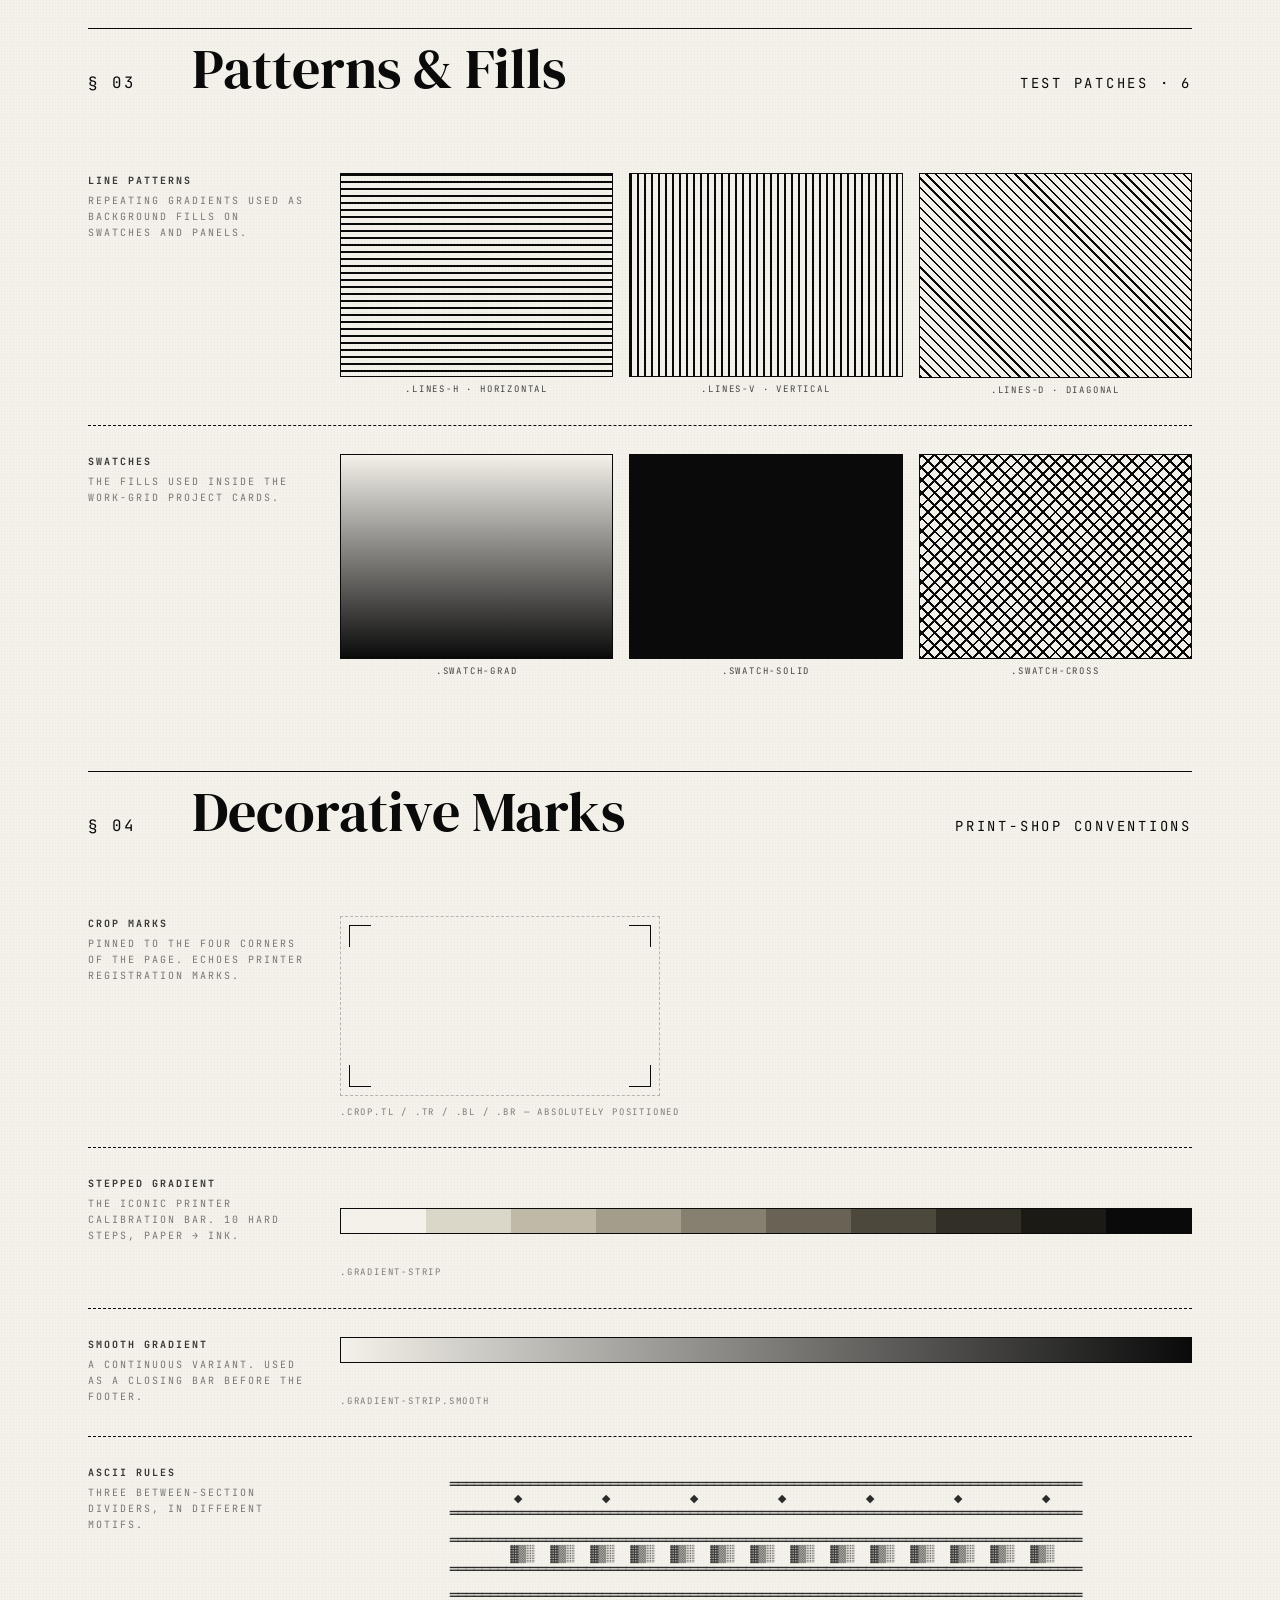
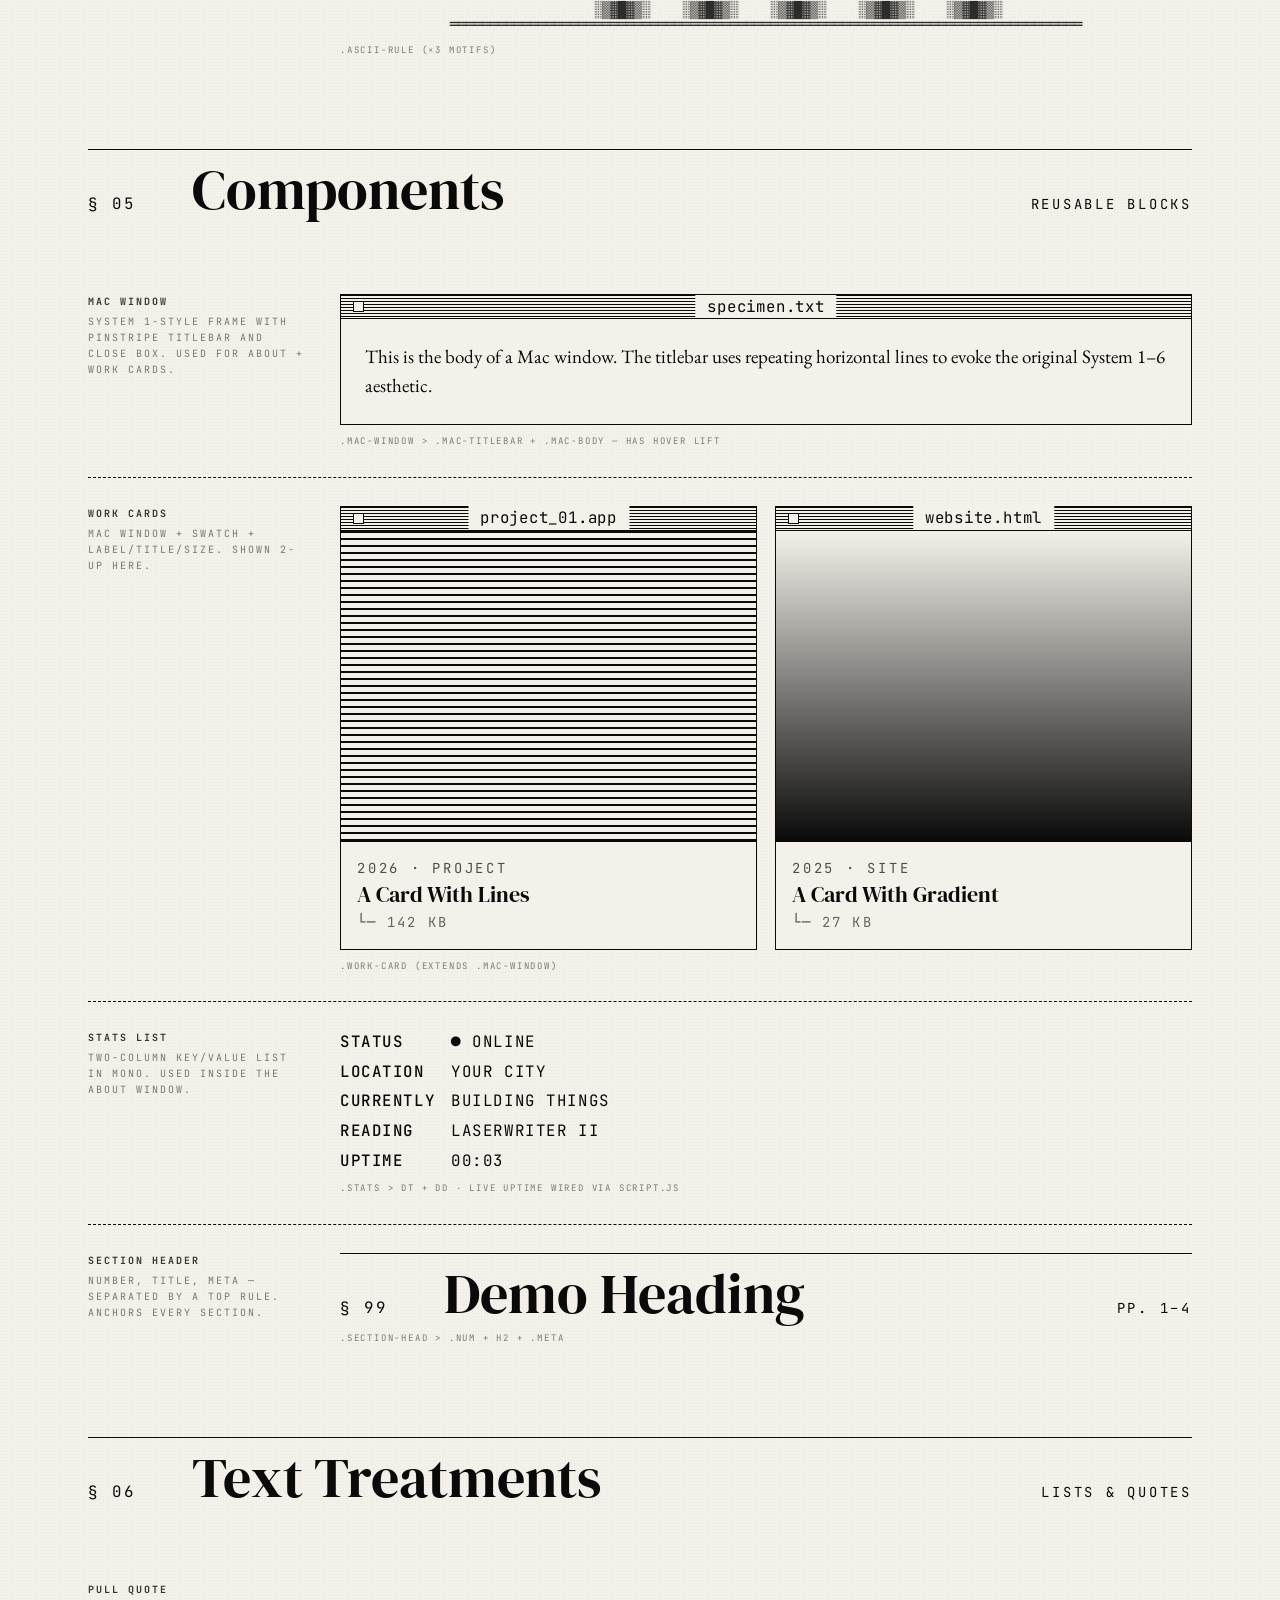
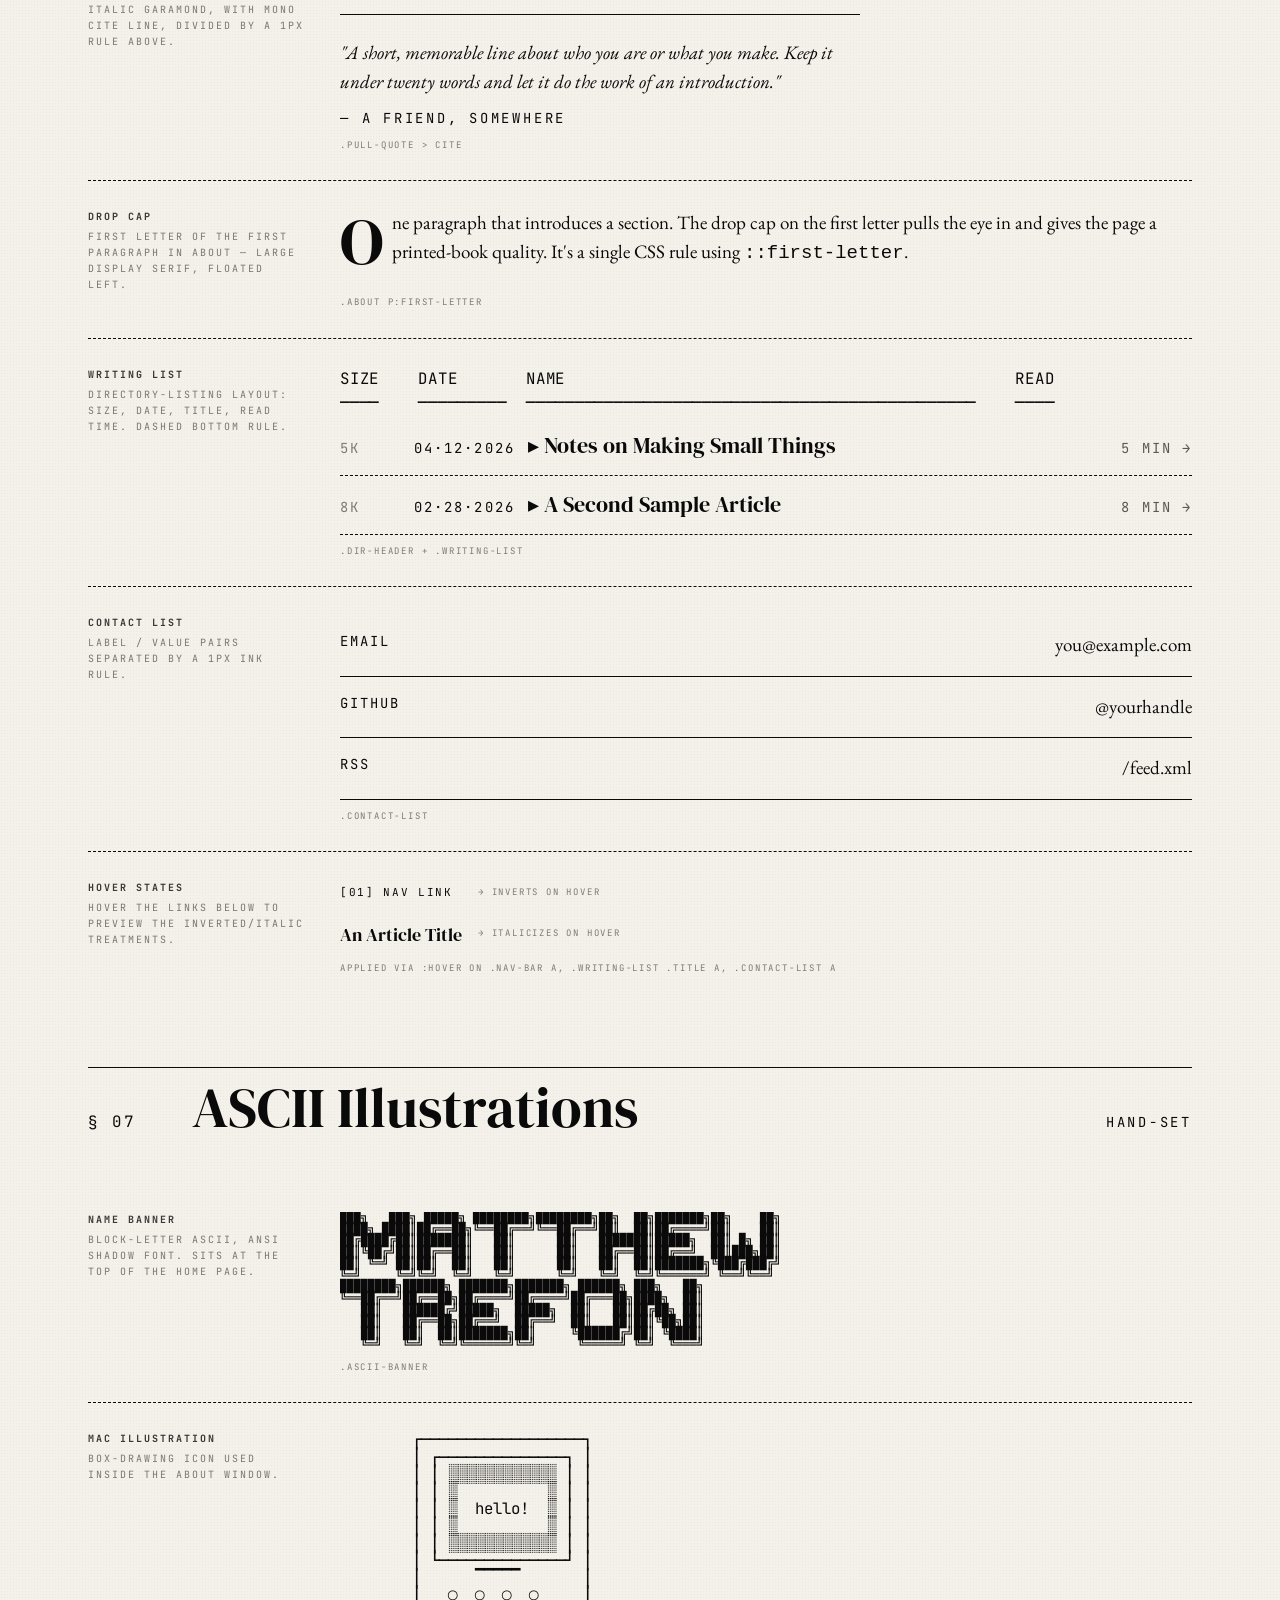
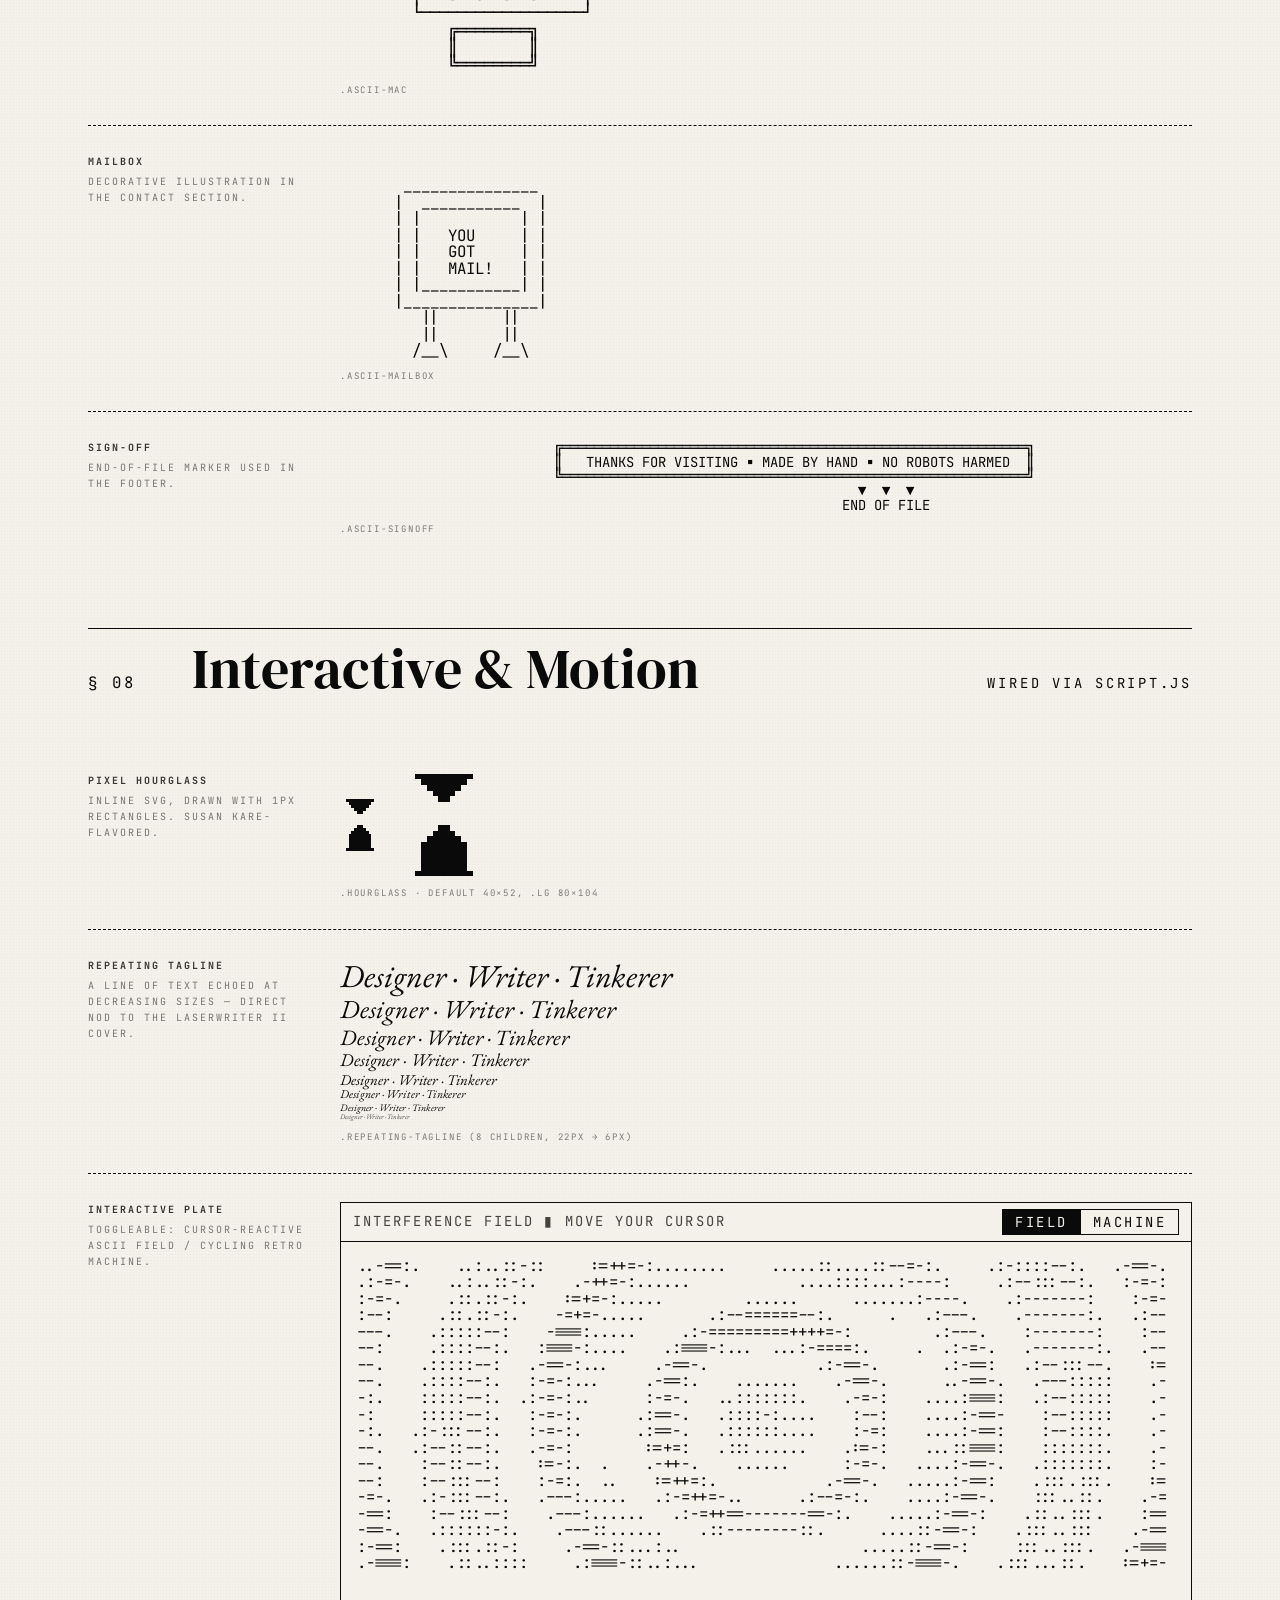
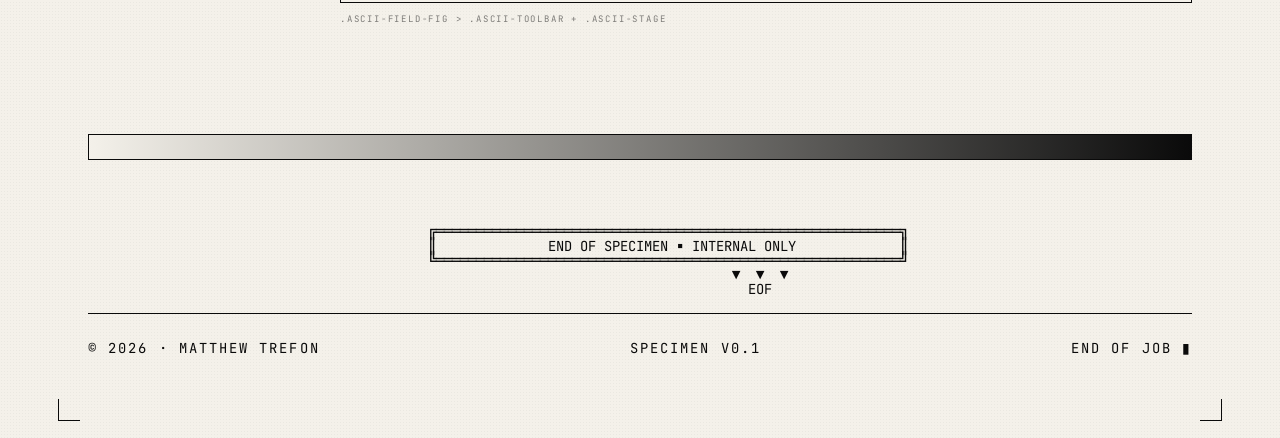
<file: styleguide.html>
<!DOCTYPE html>
<html lang="en">
<head>
  <meta charset="UTF-8">
  <meta name="viewport" content="width=device-width, initial-scale=1.0">

  <!-- Tells search engines NOT to index this page. Safe to keep public for now. -->
  <meta name="robots" content="noindex, nofollow">

  <title>Specimen — Matthew Trefon</title>
  <meta name="description" content="Internal design inventory.">

  <link rel="preconnect" href="https://fonts.googleapis.com">
  <link rel="preconnect" href="https://fonts.gstatic.com" crossorigin>
  <link href="https://fonts.googleapis.com/css2?family=DM+Serif+Display:ital@0;1&family=EB+Garamond:ital,wght@0,400;0,500;1,400&family=JetBrains+Mono:wght@400;500;700&display=swap" rel="stylesheet">

  <link rel="stylesheet" href="style.css">

  <style>
    /* =========================================================
       STYLEGUIDE-SPECIFIC STYLES — only used on this page.
       Kept inline on purpose so they stay scoped to the inventory
       and don't clutter the main stylesheet.
       ========================================================= */

    .sg-intro {
      font-family: var(--mono);
      font-size: 11px;
      letter-spacing: 0.15em;
      text-transform: uppercase;
      line-height: 1.6;
      opacity: 0.75;
      margin: 0 0 56px;
      max-width: 720px;
      display: flex;
      flex-direction: column;
      gap: 12px;
    }
    .sg-stamp {
      align-self: flex-start;
      font-family: var(--mono);
      font-size: 10px;
      letter-spacing: 0.3em;
      padding: 4px 10px;
      border: 1px solid var(--ink);
      background: var(--paper);
      transform: rotate(-1.5deg);
    }

    /* Two-column row: tag/label on left, demo on right */
    .sg-row {
      display: grid;
      grid-template-columns: 220px 1fr;
      gap: 32px;
      padding: 28px 0;
      border-bottom: 1px dashed var(--ink);
      align-items: start;
    }
    .sg-row:last-of-type { border-bottom: 0; }
    .sg-tag {
      font-family: var(--mono);
      font-size: 10px;
      letter-spacing: 0.2em;
      text-transform: uppercase;
      line-height: 1.6;
      opacity: 0.8;
    }
    .sg-tag .sg-name { display: block; font-weight: 700; margin-bottom: 4px; }
    .sg-tag .note { display: block; font-weight: 400; opacity: 0.65; }
    .sg-demo { min-width: 0; }

    /* Color swatches */
    .sg-swatches {
      display: grid;
      grid-template-columns: repeat(3, 1fr);
      gap: 20px;
    }
    .sg-color { border: 1px solid var(--ink); }
    .sg-color-chip { height: 120px; border-bottom: 1px solid var(--ink); }
    .sg-color-meta {
      padding: 10px 12px;
      font-family: var(--mono);
      font-size: 10px;
      letter-spacing: 0.15em;
      display: flex;
      flex-direction: column;
      gap: 2px;
    }
    .sg-color-meta .role { font-weight: 700; text-transform: uppercase; }
    .sg-color-meta .var,
    .sg-color-meta .hex { opacity: 0.7; text-transform: uppercase; }

    /* Typography specimens */
    .sg-specimen-display {
      font-family: var(--serif-display);
      font-size: 56px;
      line-height: 1;
      letter-spacing: -0.01em;
    }
    .sg-specimen-body { font-family: var(--serif-body); font-size: 19px; line-height: 1.5; }
    .sg-specimen-mono {
      font-family: var(--mono);
      font-size: 12px;
      letter-spacing: 0.05em;
      line-height: 1.6;
      white-space: pre-wrap;
    }

    /* Pattern fills */
    .sg-fills {
      display: grid;
      grid-template-columns: repeat(3, 1fr);
      gap: 18px 16px;
    }
    .sg-fill {
      aspect-ratio: 4 / 3;
      border: 1px solid var(--ink);
    }
    .sg-fill-label {
      font-family: var(--mono);
      font-size: 9px;
      letter-spacing: 0.2em;
      text-transform: uppercase;
      text-align: center;
      margin-top: 6px;
      opacity: 0.75;
    }
    .sg-fill-cell { display: flex; flex-direction: column; }

    /* Crop mark demo (scoped to a small frame) */
    .sg-crop-frame {
      position: relative;
      width: 100%;
      max-width: 320px;
      height: 180px;
      border: 1px dashed rgba(10, 10, 10, 0.25);
    }
    .sg-crop-frame .crop {
      position: absolute;
    }
    .sg-crop-frame .crop.tl { top: 8px;    left: 8px; }
    .sg-crop-frame .crop.tr { top: 8px;    right: 8px; }
    .sg-crop-frame .crop.bl { bottom: 8px; left: 8px; }
    .sg-crop-frame .crop.br { bottom: 8px; right: 8px; }

    /* SVG / icon showcase */
    .sg-icon-row {
      display: flex;
      align-items: center;
      gap: 24px;
    }
    .sg-icon-row .hourglass { width: 40px; height: 52px; }
    .sg-icon-row .hourglass.lg { width: 80px; height: 104px; }

    .sg-hint {
      font-family: var(--mono);
      font-size: 9px;
      letter-spacing: 0.2em;
      text-transform: uppercase;
      opacity: 0.5;
      margin-top: 10px;
    }

    /* Hover state demo block */
    .sg-hover-demo {
      display: grid;
      grid-template-columns: repeat(2, max-content);
      gap: 12px 16px;
      align-items: center;
    }
    .sg-hover-demo a {
      font-family: var(--mono);
      font-size: 11px;
      letter-spacing: 0.15em;
      text-transform: uppercase;
      text-decoration: none;
      padding: 4px 0;
    }
    .sg-hover-demo a:hover { background: var(--ink); color: var(--paper); padding: 0 4px; }

    /* Mini work-grid for the styleguide so it doesn't take the whole row */
    .sg-mini-grid { display: grid; grid-template-columns: 1fr 1fr; gap: 18px; }

    /* Generic boxed example */
    .sg-box {
      border: 1px solid var(--ink);
      padding: 16px;
      background: var(--paper);
    }

    @media (max-width: 760px) {
      .sg-row { grid-template-columns: 1fr; gap: 12px; }
      .sg-swatches, .sg-fills { grid-template-columns: 1fr 1fr; }
      .sg-mini-grid { grid-template-columns: 1fr; }
      .sg-specimen-display { font-size: 40px; }
    }
  </style>
</head>

<body>
  <div class="page">

    <!-- CROP MARKS -->
    <span class="crop tl"></span>
    <span class="crop tr"></span>
    <span class="crop bl"></span>
    <span class="crop br"></span>

    <!-- SPINE TEXT -->
    <div class="spine-text">PROOF SHEET ▮ INTERNAL ONLY ▮ DO NOT DISTRIBUTE</div>

    <!-- NAV (anchors within page + back to home) -->
    <nav class="nav-bar mono">
      <a href="site.html">[←] HOME</a>
      <a href="#color">[01] COLOR</a>
      <a href="#type">[02] TYPE</a>
      <a href="#patterns">[03] PATTERNS</a>
      <a href="#marks">[04] MARKS</a>
      <a href="#components">[05] COMPONENTS</a>
      <a href="#text">[06] TEXT</a>
      <a href="#ascii">[07] ASCII</a>
      <a href="#interactive">[08] INTERACTIVE</a>
    </nav>

    <h1 class="sr-only">Style Guide — Matthew Trefon</h1>

    <!-- TITLE BLOCK -->
    <div class="section-head" style="margin-bottom: 16px;">
      <span class="num">§ 00</span>
      <h2>Specimen.</h2>
      <span class="meta">Internal · v0.1</span>
    </div>

    <p class="sg-intro">
      <span>A visual catalog of every component, color, font, pattern, and decorative element used on this site.</span>
      <span>Reference material — for laying out new pages, judging consistency, and as an inspiration board.</span>
      <span>Will be hidden from the public site once the public pages are finalized. The page is already <code style="font-size:10px;">noindex, nofollow</code> — search engines won't list it.</span>
      <span class="sg-stamp">PROOF — V0.1</span>
    </p>

    <pre class="ascii-rule" aria-hidden="true">
═══════════════════════════════════════════════════════════════════════════════
    ◆          ◆          ◆          ◆          ◆          ◆          ◆
═══════════════════════════════════════════════════════════════════════════════
    </pre>

    <!-- ============================== § 01 COLOR ============================== -->
    <section id="color">
      <div class="section-head">
        <span class="num">§ 01</span>
        <h2>Color</h2>
        <span class="meta">Tokens · 3</span>
      </div>

      <div class="sg-row">
        <div class="sg-tag">
          <span class="sg-name">Palette</span>
          <span class="note">Defined as CSS variables in <code>:root</code>. Change once, update everywhere.</span>
        </div>
        <div class="sg-demo">
          <div class="sg-swatches">
            <div class="sg-color">
              <div class="sg-color-chip" style="background: #0a0a0a;"></div>
              <div class="sg-color-meta">
                <span class="role">Ink</span>
                <span class="var">--ink</span>
                <span class="hex">#0A0A0A</span>
              </div>
            </div>
            <div class="sg-color">
              <div class="sg-color-chip" style="background: #f4f1ea;"></div>
              <div class="sg-color-meta">
                <span class="role">Paper</span>
                <span class="var">--paper</span>
                <span class="hex">#F4F1EA</span>
              </div>
            </div>
            <div class="sg-color">
              <div class="sg-color-chip" style="background: #e6e0d0;"></div>
              <div class="sg-color-meta">
                <span class="role">Paper Edge</span>
                <span class="var">--paper-edge</span>
                <span class="hex">#E6E0D0</span>
              </div>
            </div>
          </div>
        </div>
      </div>
    </section>

    <!-- ============================== § 02 TYPE ============================== -->
    <section id="type">
      <div class="section-head">
        <span class="num">§ 02</span>
        <h2>Typography</h2>
        <span class="meta">Type Stack · 3</span>
      </div>

      <div class="sg-row">
        <div class="sg-tag">
          <span class="sg-name">Display</span>
          <span class="note">DM Serif Display<br>Used for headings, the hero name, and big serif moments.</span>
        </div>
        <div class="sg-demo">
          <p class="sg-specimen-display">A quiet little voice.</p>
          <p class="sg-hint">--serif-display · 'DM Serif Display'</p>
        </div>
      </div>

      <div class="sg-row">
        <div class="sg-tag">
          <span class="sg-name">Body</span>
          <span class="note">EB Garamond<br>Used for paragraphs, the pull-quote, and contact lines.</span>
        </div>
        <div class="sg-demo">
          <p class="sg-specimen-body">
            The quick brown fox jumps over the lazy dog. <em>Italics carry the
            cadence of a side-note.</em> Numbers like 1234567890 sit nicely
            alongside ligatures — fi, fl, &amp;c.
          </p>
          <p class="sg-hint">--serif-body · 'EB Garamond' · 19px / 1.5</p>
        </div>
      </div>

      <div class="sg-row">
        <div class="sg-tag">
          <span class="sg-name">Mono</span>
          <span class="note">JetBrains Mono<br>Used for tickets, captions, file paths, technical voice.</span>
        </div>
        <div class="sg-demo">
          <p class="sg-specimen-mono">SYS://YOURNAME.HOME ▮ END OF JOB ▮ 04·12·2026
[01] ABOUT  [02] WORK  [03] WRITING  [04] CONTACT</p>
          <p class="sg-hint">--mono · 'JetBrains Mono' · uppercase, tracked</p>
        </div>
      </div>
    </section>

    <!-- ============================== § 03 PATTERNS ============================== -->
    <section id="patterns">
      <div class="section-head">
        <span class="num">§ 03</span>
        <h2>Patterns &amp; Fills</h2>
        <span class="meta">Test Patches · 6</span>
      </div>

      <div class="sg-row">
        <div class="sg-tag">
          <span class="sg-name">Line Patterns</span>
          <span class="note">Repeating gradients used as background fills on swatches and panels.</span>
        </div>
        <div class="sg-demo">
          <div class="sg-fills">
            <div class="sg-fill-cell"><div class="sg-fill lines-h"></div><div class="sg-fill-label">.lines-h · horizontal</div></div>
            <div class="sg-fill-cell"><div class="sg-fill lines-v"></div><div class="sg-fill-label">.lines-v · vertical</div></div>
            <div class="sg-fill-cell"><div class="sg-fill lines-d"></div><div class="sg-fill-label">.lines-d · diagonal</div></div>
          </div>
        </div>
      </div>

      <div class="sg-row">
        <div class="sg-tag">
          <span class="sg-name">Swatches</span>
          <span class="note">The fills used inside the work-grid project cards.</span>
        </div>
        <div class="sg-demo">
          <div class="sg-fills">
            <div class="sg-fill-cell"><div class="sg-fill swatch-grad"></div><div class="sg-fill-label">.swatch-grad</div></div>
            <div class="sg-fill-cell"><div class="sg-fill swatch-solid"></div><div class="sg-fill-label">.swatch-solid</div></div>
            <div class="sg-fill-cell"><div class="sg-fill swatch-cross"></div><div class="sg-fill-label">.swatch-cross</div></div>
          </div>
        </div>
      </div>
    </section>

    <!-- ============================== § 04 MARKS ============================== -->
    <section id="marks">
      <div class="section-head">
        <span class="num">§ 04</span>
        <h2>Decorative Marks</h2>
        <span class="meta">Print-Shop Conventions</span>
      </div>

      <div class="sg-row">
        <div class="sg-tag">
          <span class="sg-name">Crop Marks</span>
          <span class="note">Pinned to the four corners of the page. Echoes printer registration marks.</span>
        </div>
        <div class="sg-demo">
          <div class="sg-crop-frame">
            <span class="crop tl"></span>
            <span class="crop tr"></span>
            <span class="crop bl"></span>
            <span class="crop br"></span>
          </div>
          <p class="sg-hint">.crop.tl / .tr / .bl / .br — absolutely positioned</p>
        </div>
      </div>

      <div class="sg-row">
        <div class="sg-tag">
          <span class="sg-name">Stepped Gradient</span>
          <span class="note">The iconic printer calibration bar. 10 hard steps, paper → ink.</span>
        </div>
        <div class="sg-demo">
          <div class="gradient-strip" aria-hidden="true">
            <div style="background:#f4f1ea"></div>
            <div style="background:#dad6c8"></div>
            <div style="background:#bfbaa8"></div>
            <div style="background:#a39d8b"></div>
            <div style="background:#85806f"></div>
            <div style="background:#686355"></div>
            <div style="background:#4c483c"></div>
            <div style="background:#322f26"></div>
            <div style="background:#1c1a14"></div>
            <div style="background:#0a0a0a"></div>
          </div>
          <p class="sg-hint">.gradient-strip</p>
        </div>
      </div>

      <div class="sg-row">
        <div class="sg-tag">
          <span class="sg-name">Smooth Gradient</span>
          <span class="note">A continuous variant. Used as a closing bar before the footer.</span>
        </div>
        <div class="sg-demo">
          <div class="gradient-strip smooth" aria-hidden="true" style="margin-top: 0;"></div>
          <p class="sg-hint">.gradient-strip.smooth</p>
        </div>
      </div>

      <div class="sg-row">
        <div class="sg-tag">
          <span class="sg-name">ASCII Rules</span>
          <span class="note">Three between-section dividers, in different motifs.</span>
        </div>
        <div class="sg-demo">
<pre class="ascii-rule" aria-hidden="true" style="margin: 12px 0;">═══════════════════════════════════════════════════════════════════════════════
    ◆          ◆          ◆          ◆          ◆          ◆          ◆
═══════════════════════════════════════════════════════════════════════════════</pre>
<pre class="ascii-rule" aria-hidden="true" style="margin: 12px 0;">═══════════════════════════════════════════════════════════════════════════════
    ▓▒░  ▓▒░  ▓▒░  ▓▒░  ▓▒░  ▓▒░  ▓▒░  ▓▒░  ▓▒░  ▓▒░  ▓▒░  ▓▒░  ▓▒░  ▓▒░
═══════════════════════════════════════════════════════════════════════════════</pre>
<pre class="ascii-rule" aria-hidden="true" style="margin: 12px 0;">═══════════════════════════════════════════════════════════════════════════════
        ░▒▓█▓▒░    ░▒▓█▓▒░    ░▒▓█▓▒░    ░▒▓█▓▒░    ░▒▓█▓▒░
═══════════════════════════════════════════════════════════════════════════════</pre>
          <p class="sg-hint">.ascii-rule (×3 motifs)</p>
        </div>
      </div>
    </section>

    <!-- ============================== § 05 COMPONENTS ============================== -->
    <section id="components">
      <div class="section-head">
        <span class="num">§ 05</span>
        <h2>Components</h2>
        <span class="meta">Reusable Blocks</span>
      </div>

      <div class="sg-row">
        <div class="sg-tag">
          <span class="sg-name">Mac Window</span>
          <span class="note">System 1-style frame with pinstripe titlebar and close box. Used for About + Work cards.</span>
        </div>
        <div class="sg-demo">
          <div class="mac-window">
            <div class="mac-titlebar">
              <span class="close-box"></span>
              <span class="title">specimen.txt</span>
            </div>
            <div class="mac-body" style="grid-template-columns: 1fr;">
              <p>This is the body of a Mac window. The titlebar uses repeating
              horizontal lines to evoke the original System 1–6 aesthetic.</p>
            </div>
          </div>
          <p class="sg-hint">.mac-window > .mac-titlebar + .mac-body — has hover lift</p>
        </div>
      </div>

      <div class="sg-row">
        <div class="sg-tag">
          <span class="sg-name">Work Cards</span>
          <span class="note">Mac window + swatch + label/title/size. Shown 2-up here.</span>
        </div>
        <div class="sg-demo">
          <div class="sg-mini-grid">
            <a class="mac-window work-card" href="#">
              <div class="mac-titlebar">
                <span class="close-box"></span>
                <span class="title">project_01.app</span>
              </div>
              <div class="swatch lines-h"></div>
              <div class="card-body">
                <div class="label">2026 · PROJECT</div>
                <div class="card-title">A Card With Lines</div>
                <div class="size mono">└─ 142 KB</div>
              </div>
            </a>
            <a class="mac-window work-card" href="#">
              <div class="mac-titlebar">
                <span class="close-box"></span>
                <span class="title">website.html</span>
              </div>
              <div class="swatch swatch-grad"></div>
              <div class="card-body">
                <div class="label">2025 · SITE</div>
                <div class="card-title">A Card With Gradient</div>
                <div class="size mono">└─ 27 KB</div>
              </div>
            </a>
          </div>
          <p class="sg-hint">.work-card (extends .mac-window)</p>
        </div>
      </div>

      <div class="sg-row">
        <div class="sg-tag">
          <span class="sg-name">Stats List</span>
          <span class="note">Two-column key/value list in mono. Used inside the About window.</span>
        </div>
        <div class="sg-demo">
          <dl class="stats">
            <dt>STATUS</dt>      <dd>● ONLINE</dd>
            <dt>LOCATION</dt>    <dd>YOUR CITY</dd>
            <dt>CURRENTLY</dt>   <dd>BUILDING THINGS</dd>
            <dt>READING</dt>     <dd>LASERWRITER II</dd>
            <dt>UPTIME</dt>      <dd id="uptime">--</dd>
          </dl>
          <p class="sg-hint">.stats > dt + dd · live UPTIME wired via script.js</p>
        </div>
      </div>

      <div class="sg-row">
        <div class="sg-tag">
          <span class="sg-name">Section Header</span>
          <span class="note">Number, title, meta — separated by a top rule. Anchors every section.</span>
        </div>
        <div class="sg-demo">
          <div class="section-head" style="margin: 0;">
            <span class="num">§ 99</span>
            <h2>Demo Heading</h2>
            <span class="meta">Pp. 1–4</span>
          </div>
          <p class="sg-hint">.section-head > .num + h2 + .meta</p>
        </div>
      </div>
    </section>

    <!-- ============================== § 06 TEXT ============================== -->
    <section id="text">
      <div class="section-head">
        <span class="num">§ 06</span>
        <h2>Text Treatments</h2>
        <span class="meta">Lists &amp; Quotes</span>
      </div>

      <div class="sg-row">
        <div class="sg-tag">
          <span class="sg-name">Pull Quote</span>
          <span class="note">Italic Garamond, with mono cite line, divided by a 1px rule above.</span>
        </div>
        <div class="sg-demo">
          <p class="pull-quote">
            "A short, memorable line about who you are or what you make. Keep
            it under twenty words and let it do the work of an introduction."
            <cite>— A FRIEND, SOMEWHERE</cite>
          </p>
          <p class="sg-hint">.pull-quote &gt; cite</p>
        </div>
      </div>

      <div class="sg-row">
        <div class="sg-tag">
          <span class="sg-name">Drop Cap</span>
          <span class="note">First letter of the first paragraph in About — large display serif, floated left.</span>
        </div>
        <div class="sg-demo">
          <div class="about" style="grid-template-columns: 1fr;">
            <div>
              <p>One paragraph that introduces a section. The drop cap on the
              first letter pulls the eye in and gives the page a printed-book
              quality. It's a single CSS rule using <code>::first-letter</code>.</p>
            </div>
          </div>
          <p class="sg-hint">.about p:first-letter</p>
        </div>
      </div>

      <div class="sg-row">
        <div class="sg-tag">
          <span class="sg-name">Writing List</span>
          <span class="note">Directory-listing layout: size, date, title, read time. Dashed bottom rule.</span>
        </div>
        <div class="sg-demo">
<pre class="dir-header mono">SIZE    DATE       NAME                                              READ
────    ─────────  ──────────────────────────────────────────────    ────</pre>
          <ul class="writing-list">
            <li>
              <span class="size mono">5K</span>
              <span class="date mono">04·12·2026</span>
              <span class="title"><a href="#">▸ Notes on Making Small Things</a></span>
              <span class="read mono">5 min →</span>
            </li>
            <li>
              <span class="size mono">8K</span>
              <span class="date mono">02·28·2026</span>
              <span class="title"><a href="#">▸ A Second Sample Article</a></span>
              <span class="read mono">8 min →</span>
            </li>
          </ul>
          <p class="sg-hint">.dir-header + .writing-list</p>
        </div>
      </div>

      <div class="sg-row">
        <div class="sg-tag">
          <span class="sg-name">Contact List</span>
          <span class="note">Label / value pairs separated by a 1px ink rule.</span>
        </div>
        <div class="sg-demo">
          <ul class="contact-list">
            <li><span class="label mono">EMAIL</span><a href="mailto:you@example.com">you@example.com</a></li>
            <li><span class="label mono">GITHUB</span><a href="#">@yourhandle</a></li>
            <li><span class="label mono">RSS</span><a href="#">/feed.xml</a></li>
          </ul>
          <p class="sg-hint">.contact-list</p>
        </div>
      </div>

      <div class="sg-row">
        <div class="sg-tag">
          <span class="sg-name">Hover States</span>
          <span class="note">Hover the links below to preview the inverted/italic treatments.</span>
        </div>
        <div class="sg-demo">
          <div class="sg-hover-demo">
            <a class="mono" href="#">[01] NAV LINK</a>
            <span class="sg-hint" style="margin: 0;">→ inverts on hover</span>
            <a class="mono" href="#" style="font-family: var(--serif-display); font-size: 18px; text-transform: none; letter-spacing: 0; transition: font-style 100ms;">An Article Title</a>
            <span class="sg-hint" style="margin: 0;">→ italicizes on hover</span>
          </div>
          <p class="sg-hint">applied via :hover on .nav-bar a, .writing-list .title a, .contact-list a</p>
        </div>
      </div>
    </section>

    <!-- ============================== § 07 ASCII ============================== -->
    <section id="ascii">
      <div class="section-head">
        <span class="num">§ 07</span>
        <h2>ASCII Illustrations</h2>
        <span class="meta">Hand-Set</span>
      </div>

      <div class="sg-row">
        <div class="sg-tag">
          <span class="sg-name">Name Banner</span>
          <span class="note">Block-letter ASCII, ANSI Shadow font. Sits at the top of the home page.</span>
        </div>
        <div class="sg-demo">
<pre class="ascii-banner" aria-hidden="true" style="margin: 0;">
███╗   ███╗ █████╗ ████████╗████████╗██╗  ██╗███████╗██╗    ██╗
████╗ ████║██╔══██╗╚══██╔══╝╚══██╔══╝██║  ██║██╔════╝██║    ██║
██╔████╔██║███████║   ██║      ██║   ███████║█████╗  ██║ █╗ ██║
██║╚██╔╝██║██╔══██║   ██║      ██║   ██╔══██║██╔══╝  ██║███╗██║
██║ ╚═╝ ██║██║  ██║   ██║      ██║   ██║  ██║███████╗╚███╔███╔╝
╚═╝     ╚═╝╚═╝  ╚═╝   ╚═╝      ╚═╝   ╚═╝  ╚═╝╚══════╝ ╚══╝╚══╝
████████╗██████╗ ███████╗███████╗ ██████╗ ███╗   ██╗
╚══██╔══╝██╔══██╗██╔════╝██╔════╝██╔═══██╗████╗  ██║
   ██║   ██████╔╝█████╗  █████╗  ██║   ██║██╔██╗ ██║
   ██║   ██╔══██╗██╔══╝  ██╔══╝  ██║   ██║██║╚██╗██║
   ██║   ██║  ██║███████╗██║     ╚██████╔╝██║ ╚████║
   ╚═╝   ╚═╝  ╚═╝╚══════╝╚═╝      ╚═════╝ ╚═╝  ╚═══╝
</pre>
          <p class="sg-hint">.ascii-banner</p>
        </div>
      </div>

      <div class="sg-row">
        <div class="sg-tag">
          <span class="sg-name">Mac Illustration</span>
          <span class="note">Box-drawing icon used inside the About window.</span>
        </div>
        <div class="sg-demo">
<pre class="ascii-mac">
        ┌──────────────────┐
        │ ┌──────────────┐ │
        │ │ ░░░░░░░░░░░░ │ │
        │ │ ░          ░ │ │
        │ │ ░  hello!  ░ │ │
        │ │ ░          ░ │ │
        │ │ ░░░░░░░░░░░░ │ │
        │ └──────────────┘ │
        │      ▔▔▔▔▔       │
        │   ◯  ◯  ◯  ◯     │
        └──────────────────┘
            ╔════════╗
            ║        ║
            ╚════════╝
</pre>
          <p class="sg-hint">.ascii-mac</p>
        </div>
      </div>

      <div class="sg-row">
        <div class="sg-tag">
          <span class="sg-name">Mailbox</span>
          <span class="note">Decorative illustration in the Contact section.</span>
        </div>
        <div class="sg-demo">
<pre class="ascii-mailbox" aria-hidden="true">
       _______________
      |  ___________  |
      | |           | |
      | |   YOU     | |
      | |   GOT     | |
      | |   MAIL!   | |
      | |___________| |
      |_______________|
         ||       ||
         ||       ||
        /__\     /__\
</pre>
          <p class="sg-hint">.ascii-mailbox</p>
        </div>
      </div>

      <div class="sg-row">
        <div class="sg-tag">
          <span class="sg-name">Sign-off</span>
          <span class="note">End-of-file marker used in the footer.</span>
        </div>
        <div class="sg-demo">
<pre class="ascii-signoff" aria-hidden="true" style="margin: 0;">
       ╔══════════════════════════════════════════════════════════╗
       ║   THANKS FOR VISITING ▪ MADE BY HAND ▪ NO ROBOTS HARMED  ║
       ╚══════════════════════════════════════════════════════════╝
                              ▼  ▼  ▼
                              END OF FILE
</pre>
          <p class="sg-hint">.ascii-signoff</p>
        </div>
      </div>
    </section>

    <!-- ============================== § 08 INTERACTIVE ============================== -->
    <section id="interactive">
      <div class="section-head">
        <span class="num">§ 08</span>
        <h2>Interactive &amp; Motion</h2>
        <span class="meta">Wired via script.js</span>
      </div>

      <div class="sg-row">
        <div class="sg-tag">
          <span class="sg-name">Pixel Hourglass</span>
          <span class="note">Inline SVG, drawn with 1px rectangles. Susan Kare-flavored.</span>
        </div>
        <div class="sg-demo">
          <div class="sg-icon-row">
            <svg class="hourglass" viewBox="0 0 14 18" shape-rendering="crispEdges" aria-hidden="true">
              <rect x="2"  y="0"  width="10" height="1" />
              <rect x="2"  y="17" width="10" height="1" />
              <rect x="3"  y="1"  width="8"  height="1" />
              <rect x="3"  y="16" width="8"  height="1" />
              <rect x="4"  y="2"  width="6"  height="1" />
              <rect x="5"  y="3"  width="4"  height="1" />
              <rect x="6"  y="4"  width="2"  height="1" />
              <rect x="6"  y="9"  width="2"  height="1" />
              <rect x="5"  y="10" width="4"  height="1" />
              <rect x="4"  y="11" width="6"  height="1" />
              <rect x="3"  y="12" width="8"  height="1" />
              <rect x="3"  y="13" width="8"  height="1" />
              <rect x="3"  y="14" width="8"  height="1" />
              <rect x="3"  y="15" width="8"  height="1" />
            </svg>
            <svg class="hourglass lg" viewBox="0 0 14 18" shape-rendering="crispEdges" aria-hidden="true">
              <rect x="2"  y="0"  width="10" height="1" />
              <rect x="2"  y="17" width="10" height="1" />
              <rect x="3"  y="1"  width="8"  height="1" />
              <rect x="3"  y="16" width="8"  height="1" />
              <rect x="4"  y="2"  width="6"  height="1" />
              <rect x="5"  y="3"  width="4"  height="1" />
              <rect x="6"  y="4"  width="2"  height="1" />
              <rect x="6"  y="9"  width="2"  height="1" />
              <rect x="5"  y="10" width="4"  height="1" />
              <rect x="4"  y="11" width="6"  height="1" />
              <rect x="3"  y="12" width="8"  height="1" />
              <rect x="3"  y="13" width="8"  height="1" />
              <rect x="3"  y="14" width="8"  height="1" />
              <rect x="3"  y="15" width="8"  height="1" />
            </svg>
          </div>
          <p class="sg-hint">.hourglass · default 40×52, .lg 80×104</p>
        </div>
      </div>

      <div class="sg-row">
        <div class="sg-tag">
          <span class="sg-name">Repeating Tagline</span>
          <span class="note">A line of text echoed at decreasing sizes — direct nod to the LaserWriter II cover.</span>
        </div>
        <div class="sg-demo">
          <div class="repeating-tagline" aria-hidden="true" style="text-align: left;">
            <p>Designer · Writer · Tinkerer</p>
            <p>Designer · Writer · Tinkerer</p>
            <p>Designer · Writer · Tinkerer</p>
            <p>Designer · Writer · Tinkerer</p>
            <p>Designer · Writer · Tinkerer</p>
            <p>Designer · Writer · Tinkerer</p>
            <p>Designer · Writer · Tinkerer</p>
            <p>Designer · Writer · Tinkerer</p>
          </div>
          <p class="sg-hint">.repeating-tagline (8 children, 22px → 6px)</p>
        </div>
      </div>

      <div class="sg-row">
        <div class="sg-tag">
          <span class="sg-name">Interactive Plate</span>
          <span class="note">Toggleable: cursor-reactive ASCII field / cycling retro machine.</span>
        </div>
        <div class="sg-demo">
          <figure class="ascii-field-fig" style="margin: 0;">
            <div class="ascii-toolbar mono">
              <span class="caption" id="plateCaption">INTERFERENCE FIELD ▮ MOVE YOUR CURSOR</span>
              <div class="ascii-toggle" role="tablist">
                <button type="button" data-view="field" class="active" aria-selected="true">FIELD</button>
                <button type="button" data-view="machine" aria-selected="false">MACHINE</button>
              </div>
            </div>
            <div class="ascii-stage">
              <div class="ascii-field" id="asciiField" aria-hidden="true"></div>
              <pre class="ascii-machine" id="asciiMachine" hidden aria-hidden="true"></pre>
            </div>
          </figure>
          <p class="sg-hint">.ascii-field-fig &gt; .ascii-toolbar + .ascii-stage</p>
        </div>
      </div>
    </section>

    <!-- CLOSING BAR -->
    <div class="gradient-strip smooth" aria-hidden="true"></div>

    <!-- FOOTER -->
    <footer>
<pre class="ascii-signoff" aria-hidden="true">
       ╔══════════════════════════════════════════════════════════╗
       ║              END OF SPECIMEN ▪ INTERNAL ONLY             ║
       ╚══════════════════════════════════════════════════════════╝
                              ▼  ▼  ▼
                              EOF
</pre>
      <div class="footer-meta mono">
        <span>© 2026 · MATTHEW TREFON</span>
        <span>SPECIMEN v0.1</span>
        <span>END OF JOB ▮</span>
      </div>
    </footer>
  </div>

  <script src="script.js"></script>
</body>
</html>
</file>
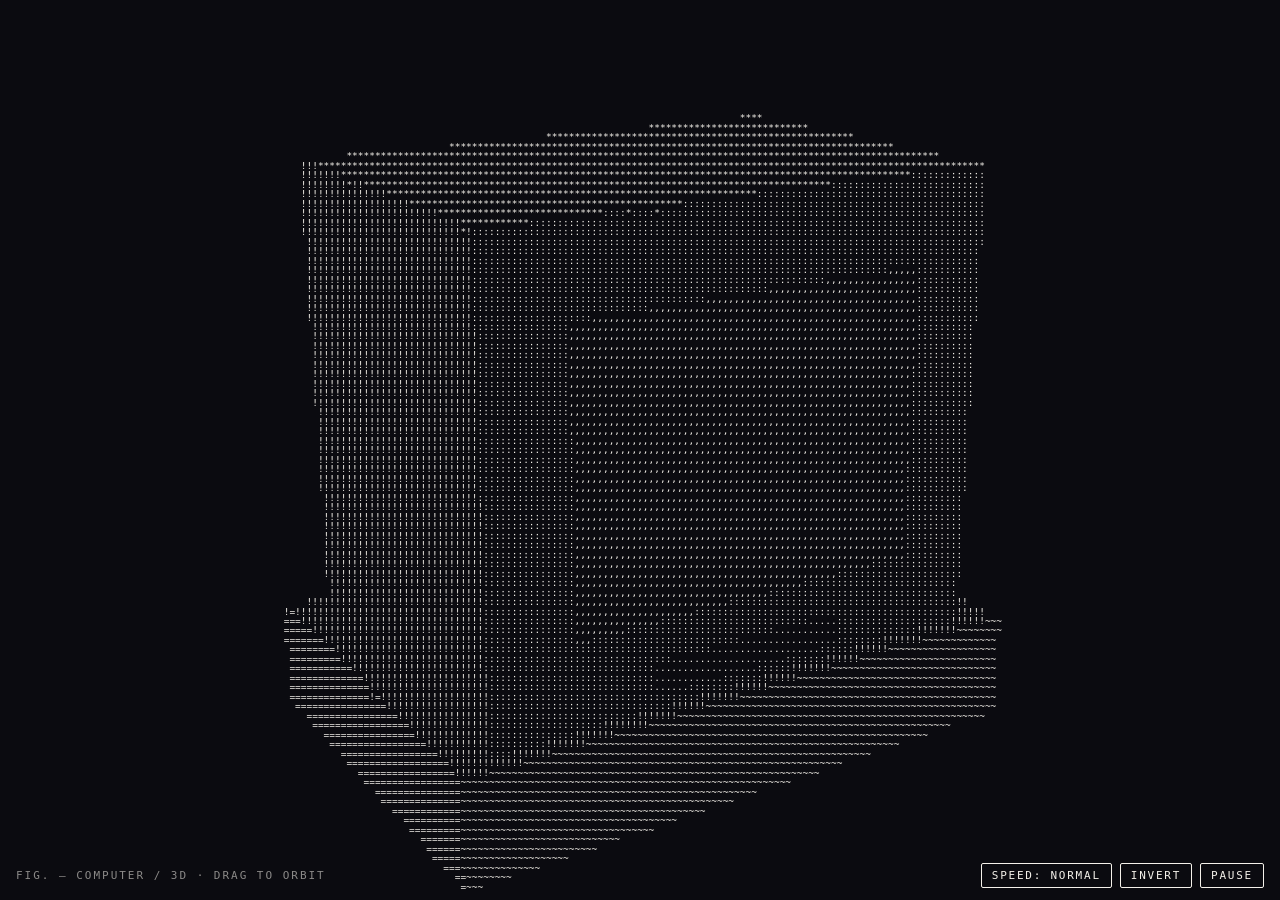
<file: desktop-3d/computer3d.html>
<!DOCTYPE html>
<html lang="en">
<head>
<meta charset="UTF-8">
<meta name="viewport" content="width=device-width, initial-scale=1.0">
<title>Computer 3D — prototype</title>

<!--
  COMPUTER3D.HTML — standalone prototype.

  A true-3D ASCII computer: a vintage all-in-one modelled as
  shaded boxes, spun about its vertical axis and rendered through
  a depth buffer (see computer3d.js).

  Self-contained — inline CSS, one local script, no dependencies —
  so it can be tuned here and then folded into the main build, or
  deleted, without touching anything else.
-->

<style>
  :root {
    --ink: #0a0a0a;
    --paper: #f4f1ea;
    --space: #0b0b10;
    --star: #f4f1ea;
  }
  * { margin: 0; padding: 0; box-sizing: border-box; }
  html, body { height: 100%; }

  /* Default to the deep-space negative — light glyphs on dark read
     best for a shaded 3D render. INVERT flips to the paper palette. */
  body {
    background: var(--space);
    color: var(--star);
    overflow: hidden;
    font-family: ui-monospace, 'SF Mono', Menlo, Consolas, 'Cascadia Mono', monospace;
    transition: background-color 400ms ease, color 400ms ease;
  }
  body.invert {
    background-color: var(--paper);
    color: var(--ink);
    background-image: radial-gradient(rgba(0,0,0,0.05) 1px, transparent 1px);
    background-size: 3px 3px;
  }

  /* The render surface — one monospace canvas, centred. Drag it
     to orbit the model; touch-action:none keeps a touch-drag from
     scrolling the page instead. */
  #screen {
    position: fixed;
    top: 50%; left: 50%;
    transform: translate(-50%, -50%);
    white-space: pre;
    line-height: 1;
    letter-spacing: 0;
    user-select: none;
    cursor: grab;
    touch-action: none;
    font-variant-ligatures: none;
    font-feature-settings: "liga" 0, "calt" 0;
  }

  /* HUD — minimal prototype controls. */
  .hud {
    position: fixed;
    left: 0; right: 0; bottom: 0;
    display: flex;
    justify-content: space-between;
    align-items: center;
    gap: 1rem;
    padding: 12px 16px;
    font-size: 11px;
    letter-spacing: 0.18em;
    text-transform: uppercase;
    pointer-events: none;
  }
  .hud__label { opacity: 0.55; }
  .hud__btns { display: flex; gap: 8px; pointer-events: auto; }
  .hud button {
    font: inherit;
    letter-spacing: 0.16em;
    text-transform: uppercase;
    color: inherit;
    background: transparent;
    border: 1px solid currentColor;
    padding: 5px 10px;
    cursor: pointer;
    border-radius: 2px;
  }
  .hud button:hover { background: currentColor; color: var(--space); }
  body.invert .hud button:hover { color: var(--paper); }

  .sr-only {
    position: absolute; width: 1px; height: 1px;
    overflow: hidden; clip: rect(0,0,0,0); white-space: nowrap;
  }
</style>
</head>
<body>

  <h1 class="sr-only">3D ASCII computer — animation prototype</h1>

  <pre id="screen" aria-hidden="true"></pre>

  <div class="hud">
    <span class="hud__label">Fig. — Computer / 3D · drag to orbit</span>
    <span class="hud__btns">
      <button id="speed"  type="button">Speed: Normal</button>
      <button id="invert" type="button">Invert</button>
      <button id="pause"  type="button">Pause</button>
    </span>
  </div>

  <script src="computer3d.js"></script>
</body>
</html>
</file>
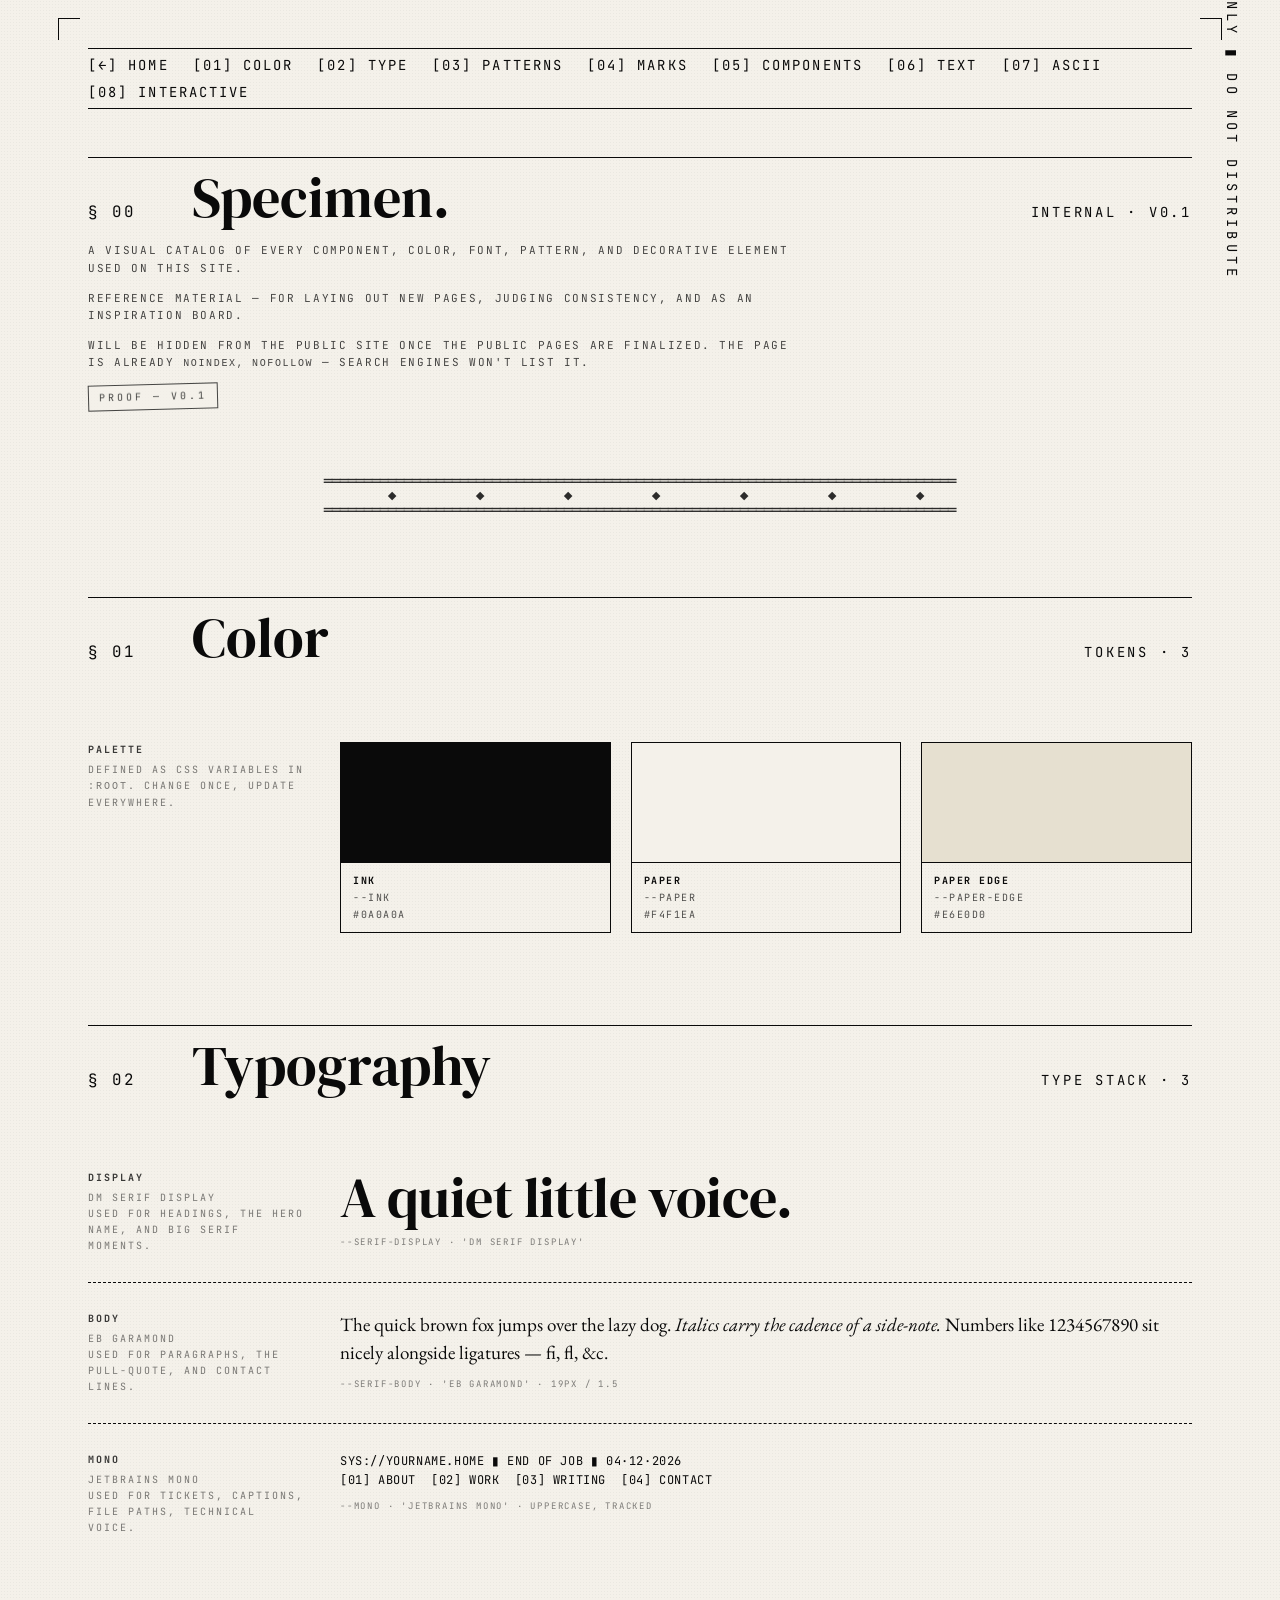
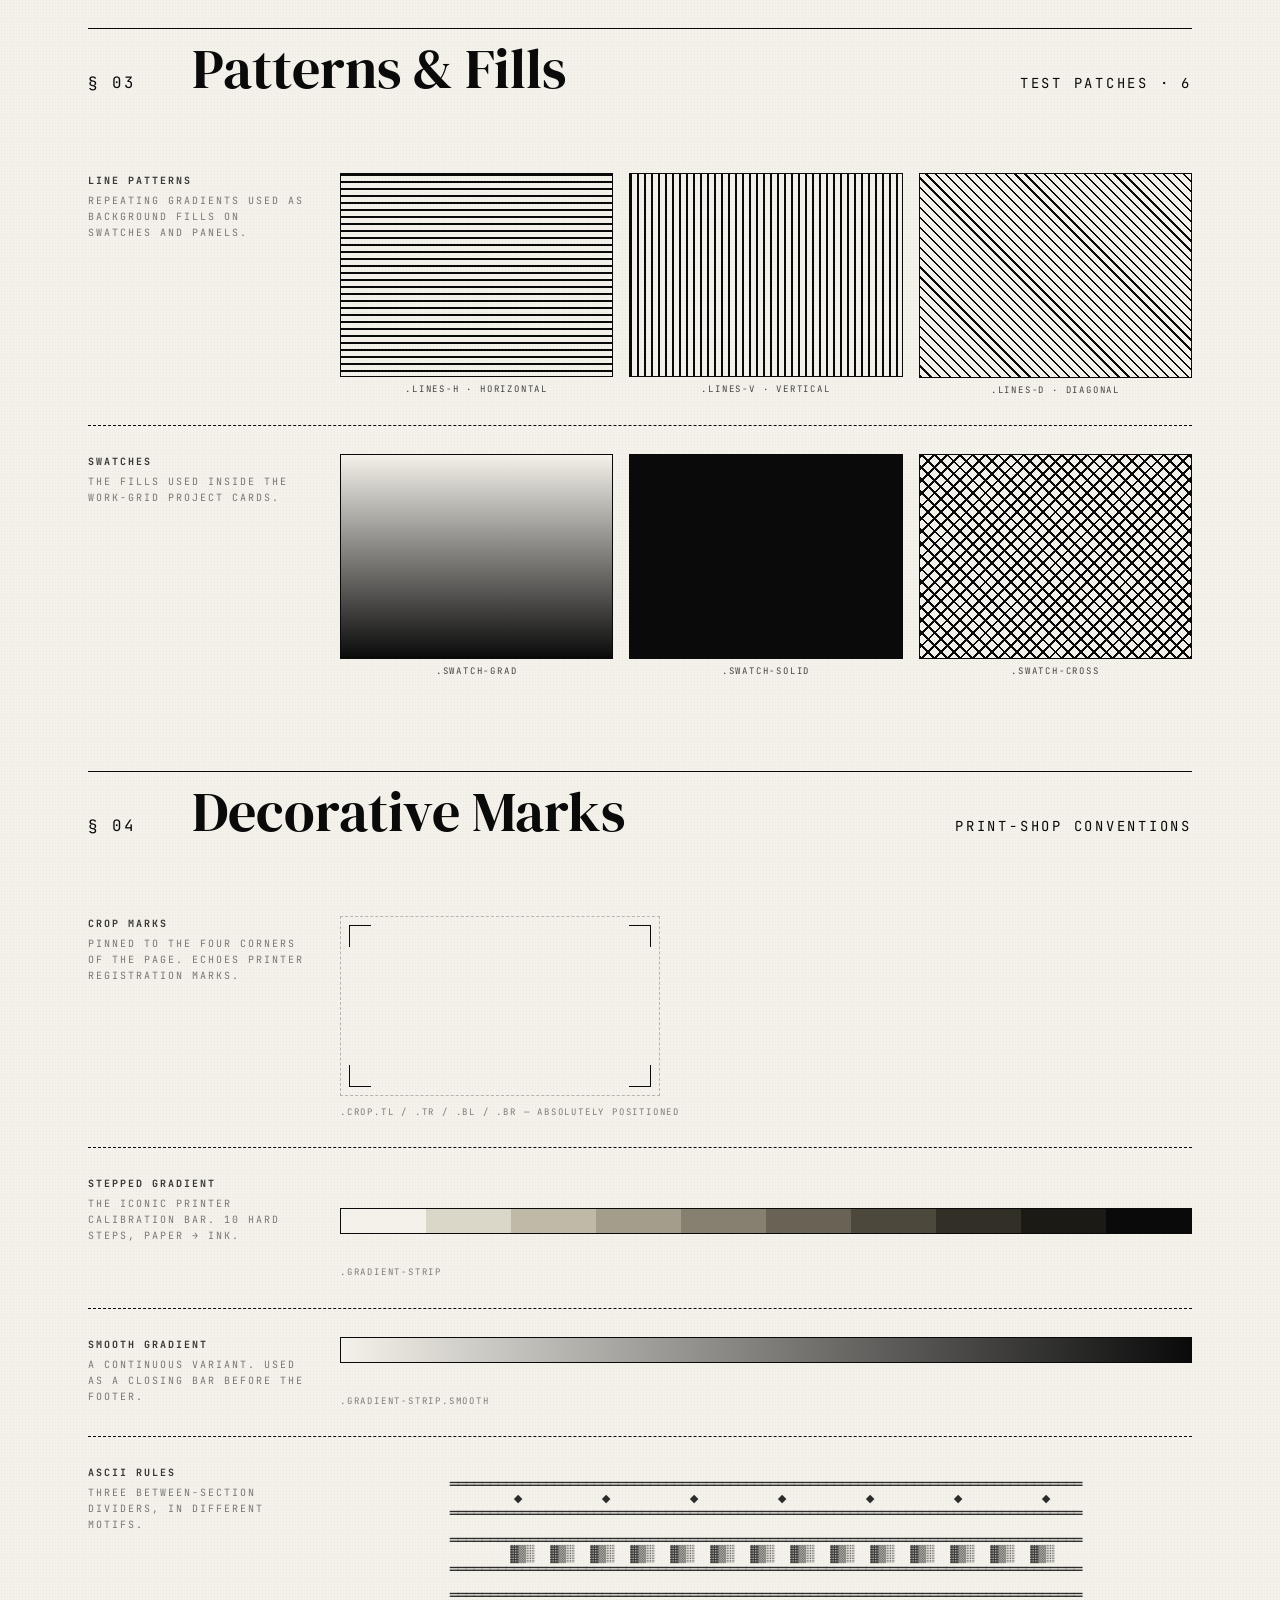
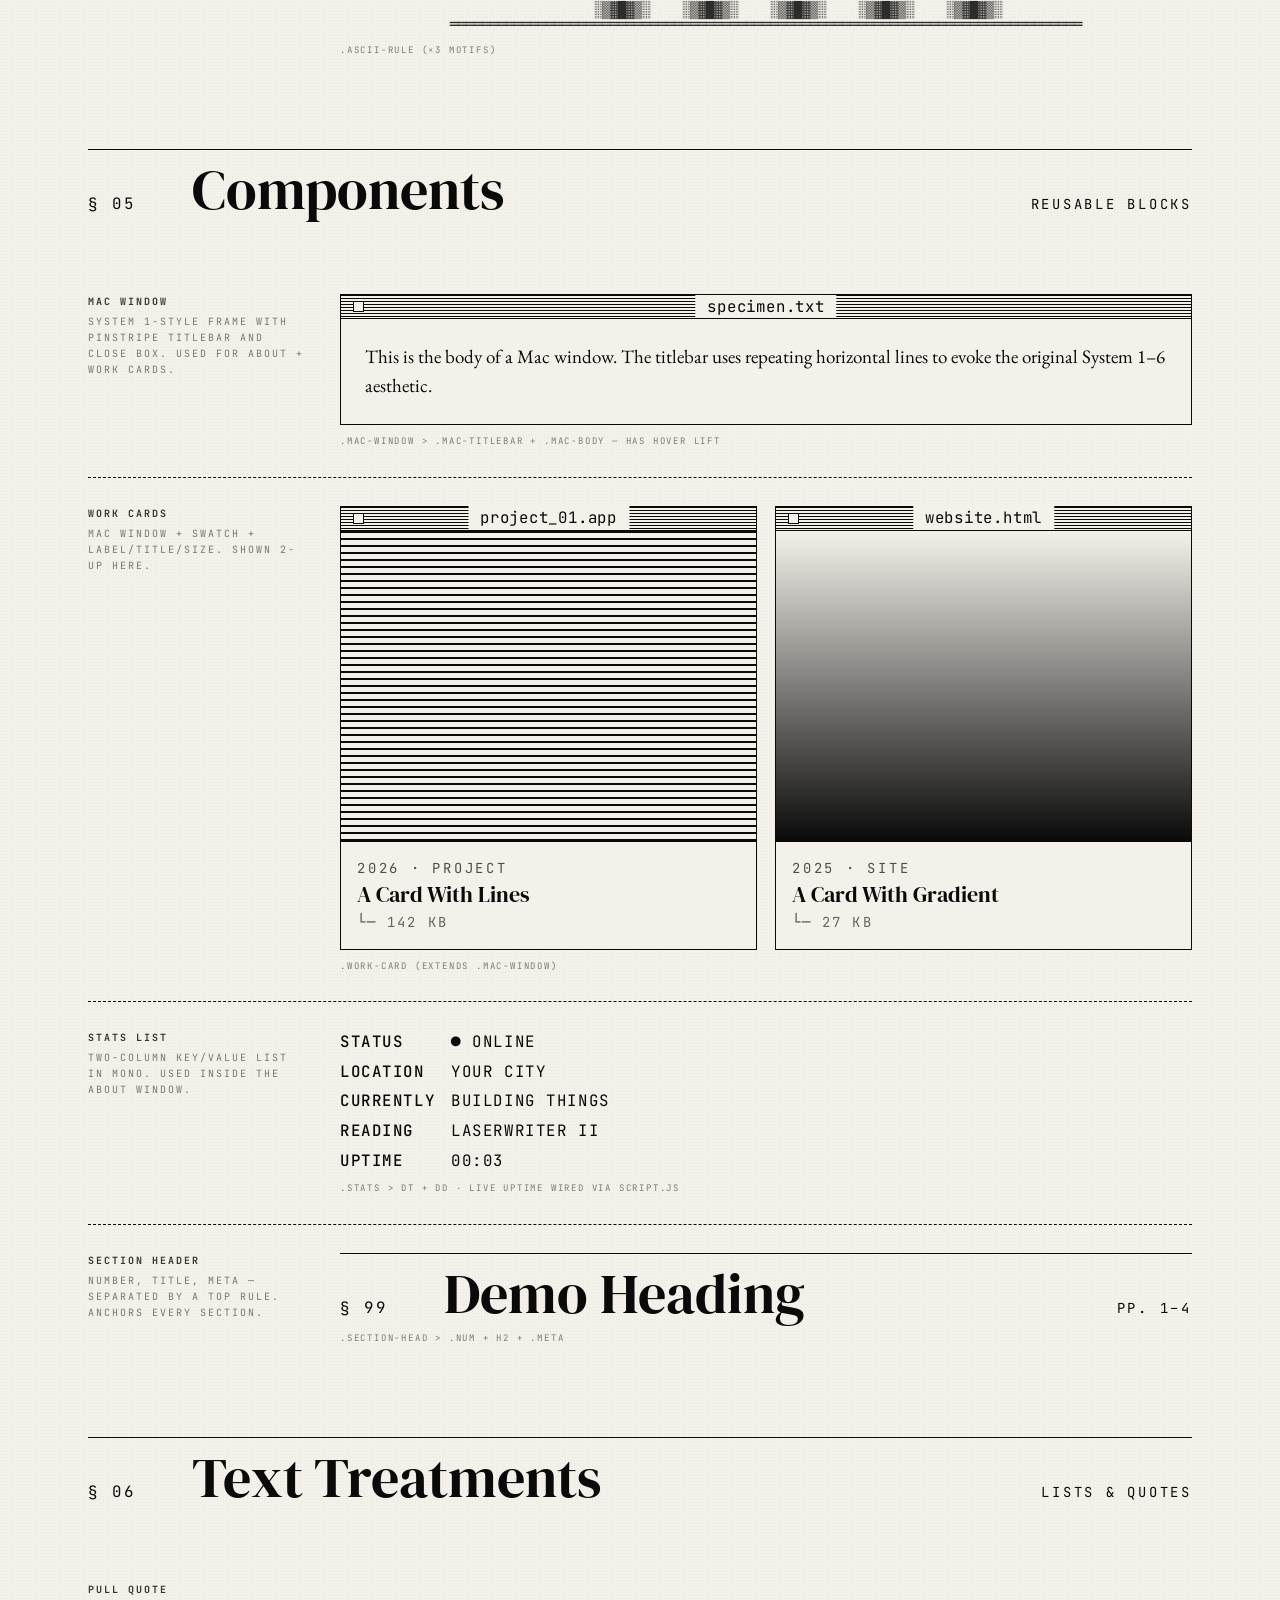
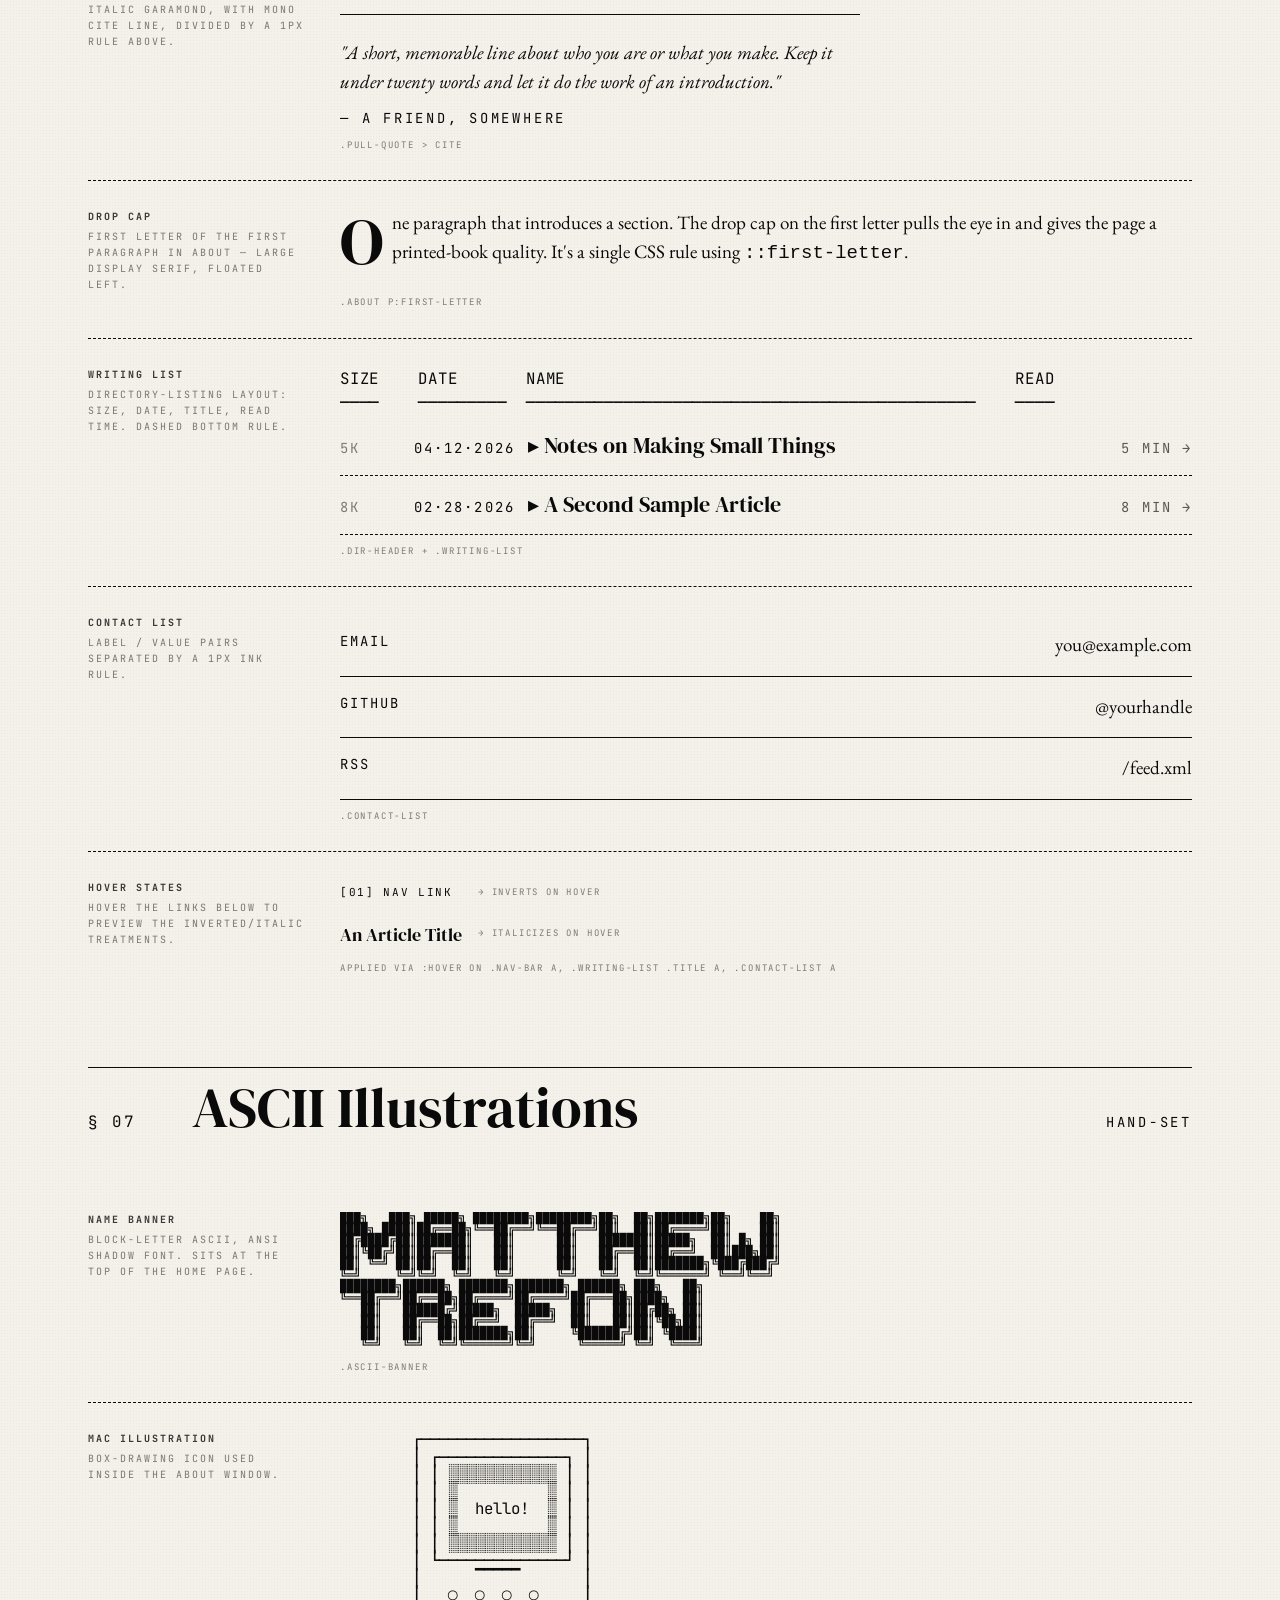
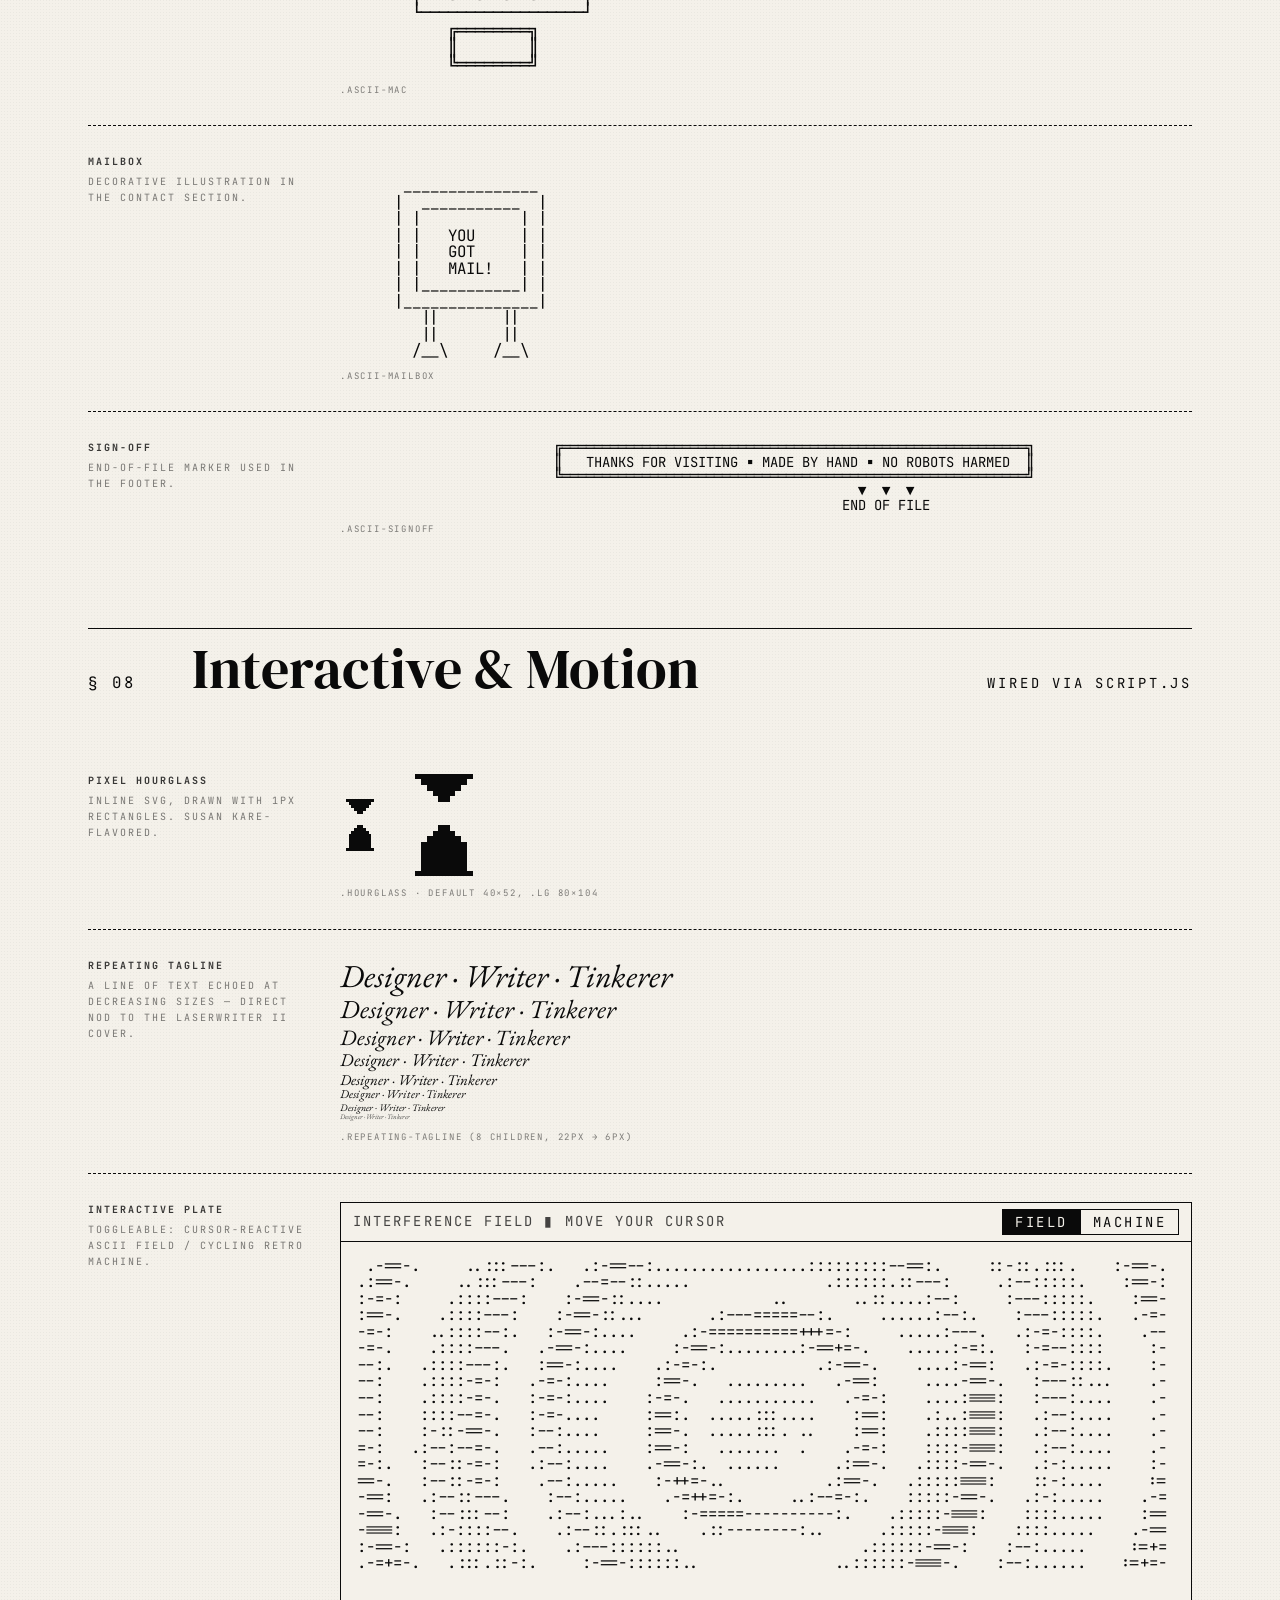
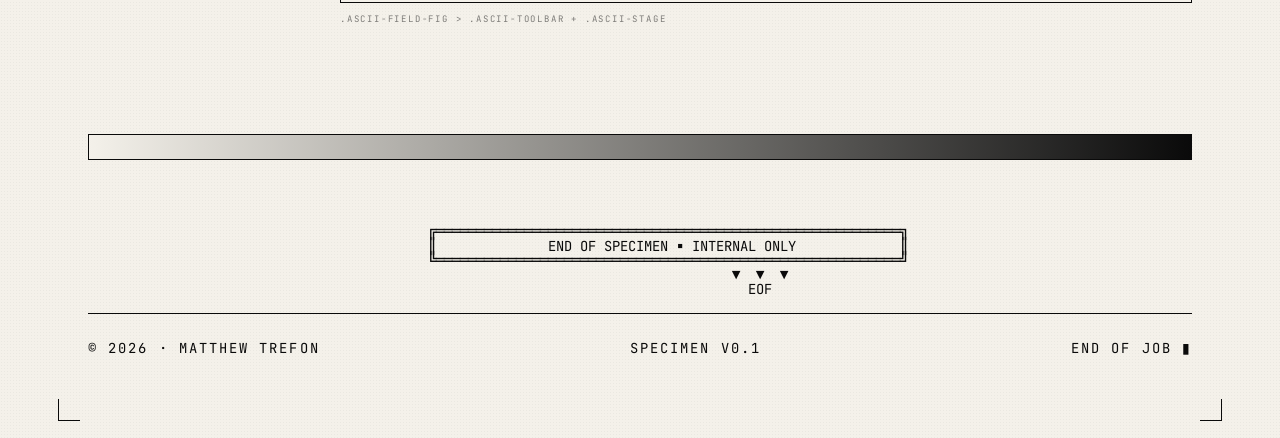
<file: site/styleguide.html>
<!DOCTYPE html>
<html lang="en">
<head>
  <meta charset="UTF-8">
  <meta name="viewport" content="width=device-width, initial-scale=1.0">

  <!-- Tells search engines NOT to index this page. Safe to keep public for now. -->
  <meta name="robots" content="noindex, nofollow">

  <title>Specimen — Matthew Trefon</title>
  <meta name="description" content="Internal design inventory.">

  <link rel="preconnect" href="https://fonts.googleapis.com">
  <link rel="preconnect" href="https://fonts.gstatic.com" crossorigin>
  <link href="https://fonts.googleapis.com/css2?family=DM+Serif+Display:ital@0;1&family=EB+Garamond:ital,wght@0,400;0,500;1,400&family=JetBrains+Mono:wght@400;500;700&display=swap" rel="stylesheet">

  <link rel="stylesheet" href="style.css">

  <style>
    /* =========================================================
       STYLEGUIDE-SPECIFIC STYLES — only used on this page.
       Kept inline on purpose so they stay scoped to the inventory
       and don't clutter the main stylesheet.
       ========================================================= */

    .sg-intro {
      font-family: var(--mono);
      font-size: 11px;
      letter-spacing: 0.15em;
      text-transform: uppercase;
      line-height: 1.6;
      opacity: 0.75;
      margin: 0 0 56px;
      max-width: 720px;
      display: flex;
      flex-direction: column;
      gap: 12px;
    }
    .sg-stamp {
      align-self: flex-start;
      font-family: var(--mono);
      font-size: 10px;
      letter-spacing: 0.3em;
      padding: 4px 10px;
      border: 1px solid var(--ink);
      background: var(--paper);
      transform: rotate(-1.5deg);
    }

    /* Two-column row: tag/label on left, demo on right */
    .sg-row {
      display: grid;
      grid-template-columns: 220px 1fr;
      gap: 32px;
      padding: 28px 0;
      border-bottom: 1px dashed var(--ink);
      align-items: start;
    }
    .sg-row:last-of-type { border-bottom: 0; }
    .sg-tag {
      font-family: var(--mono);
      font-size: 10px;
      letter-spacing: 0.2em;
      text-transform: uppercase;
      line-height: 1.6;
      opacity: 0.8;
    }
    .sg-tag .sg-name { display: block; font-weight: 700; margin-bottom: 4px; }
    .sg-tag .note { display: block; font-weight: 400; opacity: 0.65; }
    .sg-demo { min-width: 0; }

    /* Color swatches */
    .sg-swatches {
      display: grid;
      grid-template-columns: repeat(3, 1fr);
      gap: 20px;
    }
    .sg-color { border: 1px solid var(--ink); }
    .sg-color-chip { height: 120px; border-bottom: 1px solid var(--ink); }
    .sg-color-meta {
      padding: 10px 12px;
      font-family: var(--mono);
      font-size: 10px;
      letter-spacing: 0.15em;
      display: flex;
      flex-direction: column;
      gap: 2px;
    }
    .sg-color-meta .role { font-weight: 700; text-transform: uppercase; }
    .sg-color-meta .var,
    .sg-color-meta .hex { opacity: 0.7; text-transform: uppercase; }

    /* Typography specimens */
    .sg-specimen-display {
      font-family: var(--serif-display);
      font-size: 56px;
      line-height: 1;
      letter-spacing: -0.01em;
    }
    .sg-specimen-body { font-family: var(--serif-body); font-size: 19px; line-height: 1.5; }
    .sg-specimen-mono {
      font-family: var(--mono);
      font-size: 12px;
      letter-spacing: 0.05em;
      line-height: 1.6;
      white-space: pre-wrap;
    }

    /* Pattern fills */
    .sg-fills {
      display: grid;
      grid-template-columns: repeat(3, 1fr);
      gap: 18px 16px;
    }
    .sg-fill {
      aspect-ratio: 4 / 3;
      border: 1px solid var(--ink);
    }
    .sg-fill-label {
      font-family: var(--mono);
      font-size: 9px;
      letter-spacing: 0.2em;
      text-transform: uppercase;
      text-align: center;
      margin-top: 6px;
      opacity: 0.75;
    }
    .sg-fill-cell { display: flex; flex-direction: column; }

    /* Crop mark demo (scoped to a small frame) */
    .sg-crop-frame {
      position: relative;
      width: 100%;
      max-width: 320px;
      height: 180px;
      border: 1px dashed rgba(10, 10, 10, 0.25);
    }
    .sg-crop-frame .crop {
      position: absolute;
    }
    .sg-crop-frame .crop.tl { top: 8px;    left: 8px; }
    .sg-crop-frame .crop.tr { top: 8px;    right: 8px; }
    .sg-crop-frame .crop.bl { bottom: 8px; left: 8px; }
    .sg-crop-frame .crop.br { bottom: 8px; right: 8px; }

    /* SVG / icon showcase */
    .sg-icon-row {
      display: flex;
      align-items: center;
      gap: 24px;
    }
    .sg-icon-row .hourglass { width: 40px; height: 52px; }
    .sg-icon-row .hourglass.lg { width: 80px; height: 104px; }

    .sg-hint {
      font-family: var(--mono);
      font-size: 9px;
      letter-spacing: 0.2em;
      text-transform: uppercase;
      opacity: 0.5;
      margin-top: 10px;
    }

    /* Hover state demo block */
    .sg-hover-demo {
      display: grid;
      grid-template-columns: repeat(2, max-content);
      gap: 12px 16px;
      align-items: center;
    }
    .sg-hover-demo a {
      font-family: var(--mono);
      font-size: 11px;
      letter-spacing: 0.15em;
      text-transform: uppercase;
      text-decoration: none;
      padding: 4px 0;
    }
    .sg-hover-demo a:hover { background: var(--ink); color: var(--paper); padding: 0 4px; }

    /* Mini work-grid for the styleguide so it doesn't take the whole row */
    .sg-mini-grid { display: grid; grid-template-columns: 1fr 1fr; gap: 18px; }

    /* Generic boxed example */
    .sg-box {
      border: 1px solid var(--ink);
      padding: 16px;
      background: var(--paper);
    }

    @media (max-width: 760px) {
      .sg-row { grid-template-columns: 1fr; gap: 12px; }
      .sg-swatches, .sg-fills { grid-template-columns: 1fr 1fr; }
      .sg-mini-grid { grid-template-columns: 1fr; }
      .sg-specimen-display { font-size: 40px; }
    }
  </style>
</head>

<body>
  <div class="page">

    <!-- CROP MARKS -->
    <span class="crop tl"></span>
    <span class="crop tr"></span>
    <span class="crop bl"></span>
    <span class="crop br"></span>

    <!-- SPINE TEXT -->
    <div class="spine-text">PROOF SHEET ▮ INTERNAL ONLY ▮ DO NOT DISTRIBUTE</div>

    <!-- NAV (anchors within page + back to home) -->
    <nav class="nav-bar mono">
      <a href="index.html">[←] HOME</a>
      <a href="#color">[01] COLOR</a>
      <a href="#type">[02] TYPE</a>
      <a href="#patterns">[03] PATTERNS</a>
      <a href="#marks">[04] MARKS</a>
      <a href="#components">[05] COMPONENTS</a>
      <a href="#text">[06] TEXT</a>
      <a href="#ascii">[07] ASCII</a>
      <a href="#interactive">[08] INTERACTIVE</a>
    </nav>

    <h1 class="sr-only">Style Guide — Matthew Trefon</h1>

    <!-- TITLE BLOCK -->
    <div class="section-head" style="margin-bottom: 16px;">
      <span class="num">§ 00</span>
      <h2>Specimen.</h2>
      <span class="meta">Internal · v0.1</span>
    </div>

    <p class="sg-intro">
      <span>A visual catalog of every component, color, font, pattern, and decorative element used on this site.</span>
      <span>Reference material — for laying out new pages, judging consistency, and as an inspiration board.</span>
      <span>Will be hidden from the public site once the public pages are finalized. The page is already <code style="font-size:10px;">noindex, nofollow</code> — search engines won't list it.</span>
      <span class="sg-stamp">PROOF — V0.1</span>
    </p>

    <pre class="ascii-rule" aria-hidden="true">
═══════════════════════════════════════════════════════════════════════════════
    ◆          ◆          ◆          ◆          ◆          ◆          ◆
═══════════════════════════════════════════════════════════════════════════════
    </pre>

    <!-- ============================== § 01 COLOR ============================== -->
    <section id="color">
      <div class="section-head">
        <span class="num">§ 01</span>
        <h2>Color</h2>
        <span class="meta">Tokens · 3</span>
      </div>

      <div class="sg-row">
        <div class="sg-tag">
          <span class="sg-name">Palette</span>
          <span class="note">Defined as CSS variables in <code>:root</code>. Change once, update everywhere.</span>
        </div>
        <div class="sg-demo">
          <div class="sg-swatches">
            <div class="sg-color">
              <div class="sg-color-chip" style="background: #0a0a0a;"></div>
              <div class="sg-color-meta">
                <span class="role">Ink</span>
                <span class="var">--ink</span>
                <span class="hex">#0A0A0A</span>
              </div>
            </div>
            <div class="sg-color">
              <div class="sg-color-chip" style="background: #f4f1ea;"></div>
              <div class="sg-color-meta">
                <span class="role">Paper</span>
                <span class="var">--paper</span>
                <span class="hex">#F4F1EA</span>
              </div>
            </div>
            <div class="sg-color">
              <div class="sg-color-chip" style="background: #e6e0d0;"></div>
              <div class="sg-color-meta">
                <span class="role">Paper Edge</span>
                <span class="var">--paper-edge</span>
                <span class="hex">#E6E0D0</span>
              </div>
            </div>
          </div>
        </div>
      </div>
    </section>

    <!-- ============================== § 02 TYPE ============================== -->
    <section id="type">
      <div class="section-head">
        <span class="num">§ 02</span>
        <h2>Typography</h2>
        <span class="meta">Type Stack · 3</span>
      </div>

      <div class="sg-row">
        <div class="sg-tag">
          <span class="sg-name">Display</span>
          <span class="note">DM Serif Display<br>Used for headings, the hero name, and big serif moments.</span>
        </div>
        <div class="sg-demo">
          <p class="sg-specimen-display">A quiet little voice.</p>
          <p class="sg-hint">--serif-display · 'DM Serif Display'</p>
        </div>
      </div>

      <div class="sg-row">
        <div class="sg-tag">
          <span class="sg-name">Body</span>
          <span class="note">EB Garamond<br>Used for paragraphs, the pull-quote, and contact lines.</span>
        </div>
        <div class="sg-demo">
          <p class="sg-specimen-body">
            The quick brown fox jumps over the lazy dog. <em>Italics carry the
            cadence of a side-note.</em> Numbers like 1234567890 sit nicely
            alongside ligatures — fi, fl, &amp;c.
          </p>
          <p class="sg-hint">--serif-body · 'EB Garamond' · 19px / 1.5</p>
        </div>
      </div>

      <div class="sg-row">
        <div class="sg-tag">
          <span class="sg-name">Mono</span>
          <span class="note">JetBrains Mono<br>Used for tickets, captions, file paths, technical voice.</span>
        </div>
        <div class="sg-demo">
          <p class="sg-specimen-mono">SYS://YOURNAME.HOME ▮ END OF JOB ▮ 04·12·2026
[01] ABOUT  [02] WORK  [03] WRITING  [04] CONTACT</p>
          <p class="sg-hint">--mono · 'JetBrains Mono' · uppercase, tracked</p>
        </div>
      </div>
    </section>

    <!-- ============================== § 03 PATTERNS ============================== -->
    <section id="patterns">
      <div class="section-head">
        <span class="num">§ 03</span>
        <h2>Patterns &amp; Fills</h2>
        <span class="meta">Test Patches · 6</span>
      </div>

      <div class="sg-row">
        <div class="sg-tag">
          <span class="sg-name">Line Patterns</span>
          <span class="note">Repeating gradients used as background fills on swatches and panels.</span>
        </div>
        <div class="sg-demo">
          <div class="sg-fills">
            <div class="sg-fill-cell"><div class="sg-fill lines-h"></div><div class="sg-fill-label">.lines-h · horizontal</div></div>
            <div class="sg-fill-cell"><div class="sg-fill lines-v"></div><div class="sg-fill-label">.lines-v · vertical</div></div>
            <div class="sg-fill-cell"><div class="sg-fill lines-d"></div><div class="sg-fill-label">.lines-d · diagonal</div></div>
          </div>
        </div>
      </div>

      <div class="sg-row">
        <div class="sg-tag">
          <span class="sg-name">Swatches</span>
          <span class="note">The fills used inside the work-grid project cards.</span>
        </div>
        <div class="sg-demo">
          <div class="sg-fills">
            <div class="sg-fill-cell"><div class="sg-fill swatch-grad"></div><div class="sg-fill-label">.swatch-grad</div></div>
            <div class="sg-fill-cell"><div class="sg-fill swatch-solid"></div><div class="sg-fill-label">.swatch-solid</div></div>
            <div class="sg-fill-cell"><div class="sg-fill swatch-cross"></div><div class="sg-fill-label">.swatch-cross</div></div>
          </div>
        </div>
      </div>
    </section>

    <!-- ============================== § 04 MARKS ============================== -->
    <section id="marks">
      <div class="section-head">
        <span class="num">§ 04</span>
        <h2>Decorative Marks</h2>
        <span class="meta">Print-Shop Conventions</span>
      </div>

      <div class="sg-row">
        <div class="sg-tag">
          <span class="sg-name">Crop Marks</span>
          <span class="note">Pinned to the four corners of the page. Echoes printer registration marks.</span>
        </div>
        <div class="sg-demo">
          <div class="sg-crop-frame">
            <span class="crop tl"></span>
            <span class="crop tr"></span>
            <span class="crop bl"></span>
            <span class="crop br"></span>
          </div>
          <p class="sg-hint">.crop.tl / .tr / .bl / .br — absolutely positioned</p>
        </div>
      </div>

      <div class="sg-row">
        <div class="sg-tag">
          <span class="sg-name">Stepped Gradient</span>
          <span class="note">The iconic printer calibration bar. 10 hard steps, paper → ink.</span>
        </div>
        <div class="sg-demo">
          <div class="gradient-strip" aria-hidden="true">
            <div style="background:#f4f1ea"></div>
            <div style="background:#dad6c8"></div>
            <div style="background:#bfbaa8"></div>
            <div style="background:#a39d8b"></div>
            <div style="background:#85806f"></div>
            <div style="background:#686355"></div>
            <div style="background:#4c483c"></div>
            <div style="background:#322f26"></div>
            <div style="background:#1c1a14"></div>
            <div style="background:#0a0a0a"></div>
          </div>
          <p class="sg-hint">.gradient-strip</p>
        </div>
      </div>

      <div class="sg-row">
        <div class="sg-tag">
          <span class="sg-name">Smooth Gradient</span>
          <span class="note">A continuous variant. Used as a closing bar before the footer.</span>
        </div>
        <div class="sg-demo">
          <div class="gradient-strip smooth" aria-hidden="true" style="margin-top: 0;"></div>
          <p class="sg-hint">.gradient-strip.smooth</p>
        </div>
      </div>

      <div class="sg-row">
        <div class="sg-tag">
          <span class="sg-name">ASCII Rules</span>
          <span class="note">Three between-section dividers, in different motifs.</span>
        </div>
        <div class="sg-demo">
<pre class="ascii-rule" aria-hidden="true" style="margin: 12px 0;">═══════════════════════════════════════════════════════════════════════════════
    ◆          ◆          ◆          ◆          ◆          ◆          ◆
═══════════════════════════════════════════════════════════════════════════════</pre>
<pre class="ascii-rule" aria-hidden="true" style="margin: 12px 0;">═══════════════════════════════════════════════════════════════════════════════
    ▓▒░  ▓▒░  ▓▒░  ▓▒░  ▓▒░  ▓▒░  ▓▒░  ▓▒░  ▓▒░  ▓▒░  ▓▒░  ▓▒░  ▓▒░  ▓▒░
═══════════════════════════════════════════════════════════════════════════════</pre>
<pre class="ascii-rule" aria-hidden="true" style="margin: 12px 0;">═══════════════════════════════════════════════════════════════════════════════
        ░▒▓█▓▒░    ░▒▓█▓▒░    ░▒▓█▓▒░    ░▒▓█▓▒░    ░▒▓█▓▒░
═══════════════════════════════════════════════════════════════════════════════</pre>
          <p class="sg-hint">.ascii-rule (×3 motifs)</p>
        </div>
      </div>
    </section>

    <!-- ============================== § 05 COMPONENTS ============================== -->
    <section id="components">
      <div class="section-head">
        <span class="num">§ 05</span>
        <h2>Components</h2>
        <span class="meta">Reusable Blocks</span>
      </div>

      <div class="sg-row">
        <div class="sg-tag">
          <span class="sg-name">Mac Window</span>
          <span class="note">System 1-style frame with pinstripe titlebar and close box. Used for About + Work cards.</span>
        </div>
        <div class="sg-demo">
          <div class="mac-window">
            <div class="mac-titlebar">
              <span class="close-box"></span>
              <span class="title">specimen.txt</span>
            </div>
            <div class="mac-body" style="grid-template-columns: 1fr;">
              <p>This is the body of a Mac window. The titlebar uses repeating
              horizontal lines to evoke the original System 1–6 aesthetic.</p>
            </div>
          </div>
          <p class="sg-hint">.mac-window > .mac-titlebar + .mac-body — has hover lift</p>
        </div>
      </div>

      <div class="sg-row">
        <div class="sg-tag">
          <span class="sg-name">Work Cards</span>
          <span class="note">Mac window + swatch + label/title/size. Shown 2-up here.</span>
        </div>
        <div class="sg-demo">
          <div class="sg-mini-grid">
            <a class="mac-window work-card" href="#">
              <div class="mac-titlebar">
                <span class="close-box"></span>
                <span class="title">project_01.app</span>
              </div>
              <div class="swatch lines-h"></div>
              <div class="card-body">
                <div class="label">2026 · PROJECT</div>
                <div class="card-title">A Card With Lines</div>
                <div class="size mono">└─ 142 KB</div>
              </div>
            </a>
            <a class="mac-window work-card" href="#">
              <div class="mac-titlebar">
                <span class="close-box"></span>
                <span class="title">website.html</span>
              </div>
              <div class="swatch swatch-grad"></div>
              <div class="card-body">
                <div class="label">2025 · SITE</div>
                <div class="card-title">A Card With Gradient</div>
                <div class="size mono">└─ 27 KB</div>
              </div>
            </a>
          </div>
          <p class="sg-hint">.work-card (extends .mac-window)</p>
        </div>
      </div>

      <div class="sg-row">
        <div class="sg-tag">
          <span class="sg-name">Stats List</span>
          <span class="note">Two-column key/value list in mono. Used inside the About window.</span>
        </div>
        <div class="sg-demo">
          <dl class="stats">
            <dt>STATUS</dt>      <dd>● ONLINE</dd>
            <dt>LOCATION</dt>    <dd>YOUR CITY</dd>
            <dt>CURRENTLY</dt>   <dd>BUILDING THINGS</dd>
            <dt>READING</dt>     <dd>LASERWRITER II</dd>
            <dt>UPTIME</dt>      <dd id="uptime">--</dd>
          </dl>
          <p class="sg-hint">.stats > dt + dd · live UPTIME wired via script.js</p>
        </div>
      </div>

      <div class="sg-row">
        <div class="sg-tag">
          <span class="sg-name">Section Header</span>
          <span class="note">Number, title, meta — separated by a top rule. Anchors every section.</span>
        </div>
        <div class="sg-demo">
          <div class="section-head" style="margin: 0;">
            <span class="num">§ 99</span>
            <h2>Demo Heading</h2>
            <span class="meta">Pp. 1–4</span>
          </div>
          <p class="sg-hint">.section-head > .num + h2 + .meta</p>
        </div>
      </div>
    </section>

    <!-- ============================== § 06 TEXT ============================== -->
    <section id="text">
      <div class="section-head">
        <span class="num">§ 06</span>
        <h2>Text Treatments</h2>
        <span class="meta">Lists &amp; Quotes</span>
      </div>

      <div class="sg-row">
        <div class="sg-tag">
          <span class="sg-name">Pull Quote</span>
          <span class="note">Italic Garamond, with mono cite line, divided by a 1px rule above.</span>
        </div>
        <div class="sg-demo">
          <p class="pull-quote">
            "A short, memorable line about who you are or what you make. Keep
            it under twenty words and let it do the work of an introduction."
            <cite>— A FRIEND, SOMEWHERE</cite>
          </p>
          <p class="sg-hint">.pull-quote &gt; cite</p>
        </div>
      </div>

      <div class="sg-row">
        <div class="sg-tag">
          <span class="sg-name">Drop Cap</span>
          <span class="note">First letter of the first paragraph in About — large display serif, floated left.</span>
        </div>
        <div class="sg-demo">
          <div class="about" style="grid-template-columns: 1fr;">
            <div>
              <p>One paragraph that introduces a section. The drop cap on the
              first letter pulls the eye in and gives the page a printed-book
              quality. It's a single CSS rule using <code>::first-letter</code>.</p>
            </div>
          </div>
          <p class="sg-hint">.about p:first-letter</p>
        </div>
      </div>

      <div class="sg-row">
        <div class="sg-tag">
          <span class="sg-name">Writing List</span>
          <span class="note">Directory-listing layout: size, date, title, read time. Dashed bottom rule.</span>
        </div>
        <div class="sg-demo">
<pre class="dir-header mono">SIZE    DATE       NAME                                              READ
────    ─────────  ──────────────────────────────────────────────    ────</pre>
          <ul class="writing-list">
            <li>
              <span class="size mono">5K</span>
              <span class="date mono">04·12·2026</span>
              <span class="title"><a href="#">▸ Notes on Making Small Things</a></span>
              <span class="read mono">5 min →</span>
            </li>
            <li>
              <span class="size mono">8K</span>
              <span class="date mono">02·28·2026</span>
              <span class="title"><a href="#">▸ A Second Sample Article</a></span>
              <span class="read mono">8 min →</span>
            </li>
          </ul>
          <p class="sg-hint">.dir-header + .writing-list</p>
        </div>
      </div>

      <div class="sg-row">
        <div class="sg-tag">
          <span class="sg-name">Contact List</span>
          <span class="note">Label / value pairs separated by a 1px ink rule.</span>
        </div>
        <div class="sg-demo">
          <ul class="contact-list">
            <li><span class="label mono">EMAIL</span><a href="mailto:you@example.com">you@example.com</a></li>
            <li><span class="label mono">GITHUB</span><a href="#">@yourhandle</a></li>
            <li><span class="label mono">RSS</span><a href="#">/feed.xml</a></li>
          </ul>
          <p class="sg-hint">.contact-list</p>
        </div>
      </div>

      <div class="sg-row">
        <div class="sg-tag">
          <span class="sg-name">Hover States</span>
          <span class="note">Hover the links below to preview the inverted/italic treatments.</span>
        </div>
        <div class="sg-demo">
          <div class="sg-hover-demo">
            <a class="mono" href="#">[01] NAV LINK</a>
            <span class="sg-hint" style="margin: 0;">→ inverts on hover</span>
            <a class="mono" href="#" style="font-family: var(--serif-display); font-size: 18px; text-transform: none; letter-spacing: 0; transition: font-style 100ms;">An Article Title</a>
            <span class="sg-hint" style="margin: 0;">→ italicizes on hover</span>
          </div>
          <p class="sg-hint">applied via :hover on .nav-bar a, .writing-list .title a, .contact-list a</p>
        </div>
      </div>
    </section>

    <!-- ============================== § 07 ASCII ============================== -->
    <section id="ascii">
      <div class="section-head">
        <span class="num">§ 07</span>
        <h2>ASCII Illustrations</h2>
        <span class="meta">Hand-Set</span>
      </div>

      <div class="sg-row">
        <div class="sg-tag">
          <span class="sg-name">Name Banner</span>
          <span class="note">Block-letter ASCII, ANSI Shadow font. Sits at the top of the home page.</span>
        </div>
        <div class="sg-demo">
<pre class="ascii-banner" aria-hidden="true" style="margin: 0;">
███╗   ███╗ █████╗ ████████╗████████╗██╗  ██╗███████╗██╗    ██╗
████╗ ████║██╔══██╗╚══██╔══╝╚══██╔══╝██║  ██║██╔════╝██║    ██║
██╔████╔██║███████║   ██║      ██║   ███████║█████╗  ██║ █╗ ██║
██║╚██╔╝██║██╔══██║   ██║      ██║   ██╔══██║██╔══╝  ██║███╗██║
██║ ╚═╝ ██║██║  ██║   ██║      ██║   ██║  ██║███████╗╚███╔███╔╝
╚═╝     ╚═╝╚═╝  ╚═╝   ╚═╝      ╚═╝   ╚═╝  ╚═╝╚══════╝ ╚══╝╚══╝
████████╗██████╗ ███████╗███████╗ ██████╗ ███╗   ██╗
╚══██╔══╝██╔══██╗██╔════╝██╔════╝██╔═══██╗████╗  ██║
   ██║   ██████╔╝█████╗  █████╗  ██║   ██║██╔██╗ ██║
   ██║   ██╔══██╗██╔══╝  ██╔══╝  ██║   ██║██║╚██╗██║
   ██║   ██║  ██║███████╗██║     ╚██████╔╝██║ ╚████║
   ╚═╝   ╚═╝  ╚═╝╚══════╝╚═╝      ╚═════╝ ╚═╝  ╚═══╝
</pre>
          <p class="sg-hint">.ascii-banner</p>
        </div>
      </div>

      <div class="sg-row">
        <div class="sg-tag">
          <span class="sg-name">Mac Illustration</span>
          <span class="note">Box-drawing icon used inside the About window.</span>
        </div>
        <div class="sg-demo">
<pre class="ascii-mac">
        ┌──────────────────┐
        │ ┌──────────────┐ │
        │ │ ░░░░░░░░░░░░ │ │
        │ │ ░          ░ │ │
        │ │ ░  hello!  ░ │ │
        │ │ ░          ░ │ │
        │ │ ░░░░░░░░░░░░ │ │
        │ └──────────────┘ │
        │      ▔▔▔▔▔       │
        │   ◯  ◯  ◯  ◯     │
        └──────────────────┘
            ╔════════╗
            ║        ║
            ╚════════╝
</pre>
          <p class="sg-hint">.ascii-mac</p>
        </div>
      </div>

      <div class="sg-row">
        <div class="sg-tag">
          <span class="sg-name">Mailbox</span>
          <span class="note">Decorative illustration in the Contact section.</span>
        </div>
        <div class="sg-demo">
<pre class="ascii-mailbox" aria-hidden="true">
       _______________
      |  ___________  |
      | |           | |
      | |   YOU     | |
      | |   GOT     | |
      | |   MAIL!   | |
      | |___________| |
      |_______________|
         ||       ||
         ||       ||
        /__\     /__\
</pre>
          <p class="sg-hint">.ascii-mailbox</p>
        </div>
      </div>

      <div class="sg-row">
        <div class="sg-tag">
          <span class="sg-name">Sign-off</span>
          <span class="note">End-of-file marker used in the footer.</span>
        </div>
        <div class="sg-demo">
<pre class="ascii-signoff" aria-hidden="true" style="margin: 0;">
       ╔══════════════════════════════════════════════════════════╗
       ║   THANKS FOR VISITING ▪ MADE BY HAND ▪ NO ROBOTS HARMED  ║
       ╚══════════════════════════════════════════════════════════╝
                              ▼  ▼  ▼
                              END OF FILE
</pre>
          <p class="sg-hint">.ascii-signoff</p>
        </div>
      </div>
    </section>

    <!-- ============================== § 08 INTERACTIVE ============================== -->
    <section id="interactive">
      <div class="section-head">
        <span class="num">§ 08</span>
        <h2>Interactive &amp; Motion</h2>
        <span class="meta">Wired via script.js</span>
      </div>

      <div class="sg-row">
        <div class="sg-tag">
          <span class="sg-name">Pixel Hourglass</span>
          <span class="note">Inline SVG, drawn with 1px rectangles. Susan Kare-flavored.</span>
        </div>
        <div class="sg-demo">
          <div class="sg-icon-row">
            <svg class="hourglass" viewBox="0 0 14 18" shape-rendering="crispEdges" aria-hidden="true">
              <rect x="2"  y="0"  width="10" height="1" />
              <rect x="2"  y="17" width="10" height="1" />
              <rect x="3"  y="1"  width="8"  height="1" />
              <rect x="3"  y="16" width="8"  height="1" />
              <rect x="4"  y="2"  width="6"  height="1" />
              <rect x="5"  y="3"  width="4"  height="1" />
              <rect x="6"  y="4"  width="2"  height="1" />
              <rect x="6"  y="9"  width="2"  height="1" />
              <rect x="5"  y="10" width="4"  height="1" />
              <rect x="4"  y="11" width="6"  height="1" />
              <rect x="3"  y="12" width="8"  height="1" />
              <rect x="3"  y="13" width="8"  height="1" />
              <rect x="3"  y="14" width="8"  height="1" />
              <rect x="3"  y="15" width="8"  height="1" />
            </svg>
            <svg class="hourglass lg" viewBox="0 0 14 18" shape-rendering="crispEdges" aria-hidden="true">
              <rect x="2"  y="0"  width="10" height="1" />
              <rect x="2"  y="17" width="10" height="1" />
              <rect x="3"  y="1"  width="8"  height="1" />
              <rect x="3"  y="16" width="8"  height="1" />
              <rect x="4"  y="2"  width="6"  height="1" />
              <rect x="5"  y="3"  width="4"  height="1" />
              <rect x="6"  y="4"  width="2"  height="1" />
              <rect x="6"  y="9"  width="2"  height="1" />
              <rect x="5"  y="10" width="4"  height="1" />
              <rect x="4"  y="11" width="6"  height="1" />
              <rect x="3"  y="12" width="8"  height="1" />
              <rect x="3"  y="13" width="8"  height="1" />
              <rect x="3"  y="14" width="8"  height="1" />
              <rect x="3"  y="15" width="8"  height="1" />
            </svg>
          </div>
          <p class="sg-hint">.hourglass · default 40×52, .lg 80×104</p>
        </div>
      </div>

      <div class="sg-row">
        <div class="sg-tag">
          <span class="sg-name">Repeating Tagline</span>
          <span class="note">A line of text echoed at decreasing sizes — direct nod to the LaserWriter II cover.</span>
        </div>
        <div class="sg-demo">
          <div class="repeating-tagline" aria-hidden="true" style="text-align: left;">
            <p>Designer · Writer · Tinkerer</p>
            <p>Designer · Writer · Tinkerer</p>
            <p>Designer · Writer · Tinkerer</p>
            <p>Designer · Writer · Tinkerer</p>
            <p>Designer · Writer · Tinkerer</p>
            <p>Designer · Writer · Tinkerer</p>
            <p>Designer · Writer · Tinkerer</p>
            <p>Designer · Writer · Tinkerer</p>
          </div>
          <p class="sg-hint">.repeating-tagline (8 children, 22px → 6px)</p>
        </div>
      </div>

      <div class="sg-row">
        <div class="sg-tag">
          <span class="sg-name">Interactive Plate</span>
          <span class="note">Toggleable: cursor-reactive ASCII field / cycling retro machine.</span>
        </div>
        <div class="sg-demo">
          <figure class="ascii-field-fig" style="margin: 0;">
            <div class="ascii-toolbar mono">
              <span class="caption" id="plateCaption">INTERFERENCE FIELD ▮ MOVE YOUR CURSOR</span>
              <div class="ascii-toggle" role="tablist">
                <button type="button" data-view="field" class="active" aria-selected="true">FIELD</button>
                <button type="button" data-view="machine" aria-selected="false">MACHINE</button>
              </div>
            </div>
            <div class="ascii-stage">
              <div class="ascii-field" id="asciiField" aria-hidden="true"></div>
              <pre class="ascii-machine" id="asciiMachine" hidden aria-hidden="true"></pre>
            </div>
          </figure>
          <p class="sg-hint">.ascii-field-fig &gt; .ascii-toolbar + .ascii-stage</p>
        </div>
      </div>
    </section>

    <!-- CLOSING BAR -->
    <div class="gradient-strip smooth" aria-hidden="true"></div>

    <!-- FOOTER -->
    <footer>
<pre class="ascii-signoff" aria-hidden="true">
       ╔══════════════════════════════════════════════════════════╗
       ║              END OF SPECIMEN ▪ INTERNAL ONLY             ║
       ╚══════════════════════════════════════════════════════════╝
                              ▼  ▼  ▼
                              EOF
</pre>
      <div class="footer-meta mono">
        <span>© 2026 · MATTHEW TREFON</span>
        <span>SPECIMEN v0.1</span>
        <span>END OF JOB ▮</span>
      </div>
    </footer>
  </div>

  <script src="script.js"></script>
</body>
</html>
</file>
<file: desktop/style.css>
/* =========================================================
   STYLE.CSS — MATTHEW_OS (Desktop OS concept)

   A standalone, self-contained build. It shares the design
   language of the main site (paper + ink, DM Serif / EB
   Garamond / JetBrains Mono) but nothing here touches the
   original files — delete this folder and the site is exactly
   as it was.

   Sections:
     1. Design tokens
     2. Reset & base
     3. Boot stage (powered-off computer)
     4. The CSS-drawn computer
     5. The CRT screen + zoom transition
     6. Boot log
     7. Desktop + menu bar
     8. Desktop icons
     9. Windows (draggable Mac windows)
    10. Window content styles
    11. Sidekick
    12. Responsive / mobile
   ========================================================= */

/* =========================================================
   1. DESIGN TOKENS  (copied from the main site so this build
      is portable — it carries its own tokens.)
   ========================================================= */
:root {
  --ink: #0a0a0a;
  --paper: #f4f1ea;
  --paper-edge: #e6e0d0;
  --screen-off: #0c0b08;     /* the screen's dark backdrop        */

  --serif-display: 'DM Serif Display', Georgia, serif;
  --serif-body: 'EB Garamond', Georgia, serif;
  --mono: 'JetBrains Mono', ui-monospace, monospace;
  /* System mono for box-drawing glyphs (Google's JetBrains subset
     drops some of them — see the main site's note). */
  --mono-sys: ui-monospace, 'SF Mono', Menlo, Consolas, monospace;

  --fs-xs: 0.75rem;
  --fs-sm: 0.875rem;
  --fs-base: 1.0625rem;
  --fs-lg: 1.375rem;
  --fs-xl: 2rem;
  --fs-2xl: 3rem;

  --space-2xs: 0.375rem;
  --space-xs: 0.75rem;
  --space-sm: 1rem;
  --space-md: 1.5rem;
  --space-lg: 2rem;
  --space-xl: 3rem;
}

/* =========================================================
   2. RESET & BASE
   ========================================================= */
*, *::before, *::after { margin: 0; padding: 0; box-sizing: border-box; }
html, body { height: 100%; }
img, svg { display: block; max-width: 100%; }
a { color: inherit; }
button { font: inherit; color: inherit; cursor: pointer; }

body {
  background: var(--paper);
  color: var(--ink);
  font-family: var(--serif-body);
  font-size: var(--fs-base);
  line-height: 1.5;
  /* Subtle paper grain, same as the main site. */
  background-image: radial-gradient(rgba(0,0,0,0.04) 1px, transparent 1px);
  background-size: 3px 3px;
  overflow: hidden;        /* the OS owns the whole viewport */
}

.mono {
  font-family: var(--mono);
  letter-spacing: 0.12em;
  text-transform: uppercase;
}

/* Screen-reader-only — the visible name is ASCII art, so the real
   <h1> is hidden visually but kept for assistive tech and SEO. */
.sr-only {
  position: absolute;
  width: 1px; height: 1px;
  padding: 0; margin: -1px;
  overflow: hidden;
  clip: rect(0, 0, 0, 0);
  white-space: nowrap;
  border: 0;
}

/* =========================================================
   5. THE SCREEN
   A full-viewport fixed container — the desktop lives inside it.
   It collapses on Power Off (see body.shutting-down).
   ========================================================= */
.crt {
  position: fixed;
  inset: 0;
  background: var(--screen-off);
  overflow: hidden;
  z-index: 50;
}

/* Power-off — the screen collapses to a bright line, then a dot, on a
   black field, before the page returns to the galaxy. */
body.shutting-down { background: #000; }
body.shutting-down .crt {
  animation: crt-off 620ms cubic-bezier(.4, 0, .7, 1) forwards;
  pointer-events: none;
}
@keyframes crt-off {
  0%   { transform: scale(1, 1);     filter: brightness(1.05); }
  62%  { transform: scale(1, 0.006); filter: brightness(2.8); }
  100% { transform: scale(0, 0.006); filter: brightness(2.8); opacity: 0; }
}

/* A subtle scanline + vignette texture laid over the desktop. */
.crt__overlay {
  position: absolute;
  inset: 0;
  pointer-events: none;
  z-index: 3;
  opacity: 0.14;
  background:
    radial-gradient(ellipse at center, transparent 58%, rgba(0,0,0,0.55) 100%),
    repeating-linear-gradient(to bottom, rgba(0,0,0,0.18) 0 1px, transparent 1px 3px);
}

/* =========================================================
   7. DESKTOP + MENU BAR
   ========================================================= */
.desktop {
  position: absolute;
  inset: 0;
  z-index: 1;
  display: flex;
  flex-direction: column;
  background: var(--paper);
  background-image: radial-gradient(rgba(0,0,0,0.04) 1px, transparent 1px);
  background-size: 3px 3px;
  opacity: 0;
}
.desktop[hidden] { display: none; }
body.os-desktop .desktop { opacity: 1; transition: opacity 450ms ease 120ms; }

.menubar {
  flex: 0 0 auto;
  display: flex;
  align-items: center;
  gap: var(--space-md);
  height: 30px;
  padding: 0 var(--space-sm);
  background: var(--ink);
  color: var(--paper);
  font-size: var(--fs-xs);
  letter-spacing: 0.14em;
  border-bottom: 2px solid var(--ink);
  user-select: none;
}
.menubar__brand-wrap { position: relative; }
.menubar__brand {
  display: flex;
  align-items: center;
  gap: 0.5em;
  font: inherit;
  font-weight: 700;
  letter-spacing: 0.14em;
  color: var(--paper);
  background: none;
  border: 0;
  padding: 3px 6px;
  cursor: pointer;
}
.menubar__brand:hover,
.menubar__brand[aria-expanded="true"] {
  background: rgba(244,241,234,0.16);
  border-radius: 2px;
}
/* The Sidekick, in the apple-logo spot. */
.menubar__sk { width: 15px; height: 15px; display: block; }

/* Brand dropdown — a small System-style menu. */
.menubar__menu {
  position: absolute;
  top: calc(100% + 3px);
  left: 0;
  min-width: 152px;
  background: var(--paper);
  color: var(--ink);
  border: 1.5px solid var(--ink);
  box-shadow: 4px 5px 0 rgba(10,10,10,0.3);
  padding: 3px;
  z-index: 200;
}
.menubar__menu[hidden] { display: none; }
.menubar__menu-item {
  display: block;
  width: 100%;
  text-align: left;
  background: none;
  border: 0;
  color: inherit;
  font-family: var(--mono);
  font-size: var(--fs-xs);
  letter-spacing: 0.1em;
  padding: 6px 10px;
  cursor: pointer;
  border-radius: 2px;
}
.menubar__menu-item:hover { background: var(--ink); color: var(--paper); }
.menubar__nav { display: flex; gap: 0.4em; }
.menubar__nav button {
  background: none;
  border: 0;
  color: var(--paper);
  font-family: var(--mono);
  font-size: var(--fs-xs);
  letter-spacing: 0.14em;
  text-transform: uppercase;
  padding: 3px 7px;
  border-radius: 2px;
}
.menubar__nav button:hover { background: var(--paper); color: var(--ink); }
.menubar__clock { margin-left: auto; font-variant-numeric: tabular-nums; }

/* =========================================================
   APPS DOCK — pinned to the bottom-centre of the desk
   ========================================================= */
.dock {
  position: absolute;
  left: 50%;
  bottom: 16px;
  transform: translateX(-50%);
  display: flex;
  gap: 8px;
  padding: 8px;
  background: var(--paper);
  border: 1.5px solid var(--ink);
  border-radius: 12px;
  box-shadow: 4px 5px 0 rgba(10,10,10,0.28);
  z-index: 100;
}
.dock__app {
  position: relative;
  width: 46px; height: 46px;
  flex: 0 0 auto;
  display: flex;
  align-items: center;
  justify-content: center;
  padding: 0;
  background: var(--paper);
  color: var(--ink);
  border: 1.5px solid var(--ink);
  border-radius: 9px;
  cursor: pointer;
}
.dock__app svg { width: 24px; height: 24px; }
.dock__app:hover { background: var(--ink); color: var(--paper); }
.dock__app.is-bouncing { animation: dock-bounce 540ms ease; }
@keyframes dock-bounce {
  0%   { transform: translateY(0); }
  28%  { transform: translateY(-15px); }
  52%  { transform: translateY(0); }
  70%  { transform: translateY(-6px); }
  100% { transform: translateY(0); }
}
/* Hover label above each tile. */
.dock__tip {
  position: absolute;
  bottom: calc(100% + 8px);
  left: 50%;
  transform: translateX(-50%);
  padding: 3px 8px;
  background: var(--ink);
  color: var(--paper);
  font-family: var(--mono);
  font-size: var(--fs-xs);
  letter-spacing: 0.08em;
  white-space: nowrap;
  border-radius: 3px;
  opacity: 0;
  pointer-events: none;
  transition: opacity 120ms ease;
}
.dock__app:hover .dock__tip { opacity: 1; }

.desk {
  position: relative;
  flex: 1 1 auto;
  overflow: hidden;
}

/* Wallpaper glyphs — a back-most layer of faint, randomly placed ASCII
   symbols, echoing the decorative marginalia of the static site. Sits
   behind the icons; populated and re-laid-out by JS on load + resize. */
.desk__glyphs {
  position: absolute;
  inset: 0;
  z-index: 0;
  pointer-events: none;
  overflow: hidden;
}
.desk__glyphs span {
  position: absolute;
  font-family: var(--mono);
  color: var(--ink);
  user-select: none;
  white-space: nowrap;
  display: block;
  /* size, opacity, position and a centering+rotation transform are
     set inline by JS. */
}

/* =========================================================
   8. DESKTOP ICONS
   ========================================================= */
.desk__icons {
  position: absolute;
  inset: 0;
  pointer-events: none;        /* icons re-enable it individually */
}
.desk-icon {
  position: absolute;
  pointer-events: auto;
  width: 88px;
  display: flex;
  flex-direction: column;
  align-items: center;
  gap: 5px;
  padding: 6px 4px;
  background: none;
  border: 1px solid transparent;
  border-radius: 3px;
  text-align: center;
}
.desk-icon:hover { border-color: rgba(10,10,10,0.25); }
.desk-icon:focus-visible { outline: 2px solid var(--ink); outline-offset: 2px; }
.desk-icon.is-open .desk-icon__art,
.desk-icon.is-selected .desk-icon__art { background: var(--ink); }
.desk-icon.is-open .desk-icon__art svg,
.desk-icon.is-selected .desk-icon__art svg { stroke: var(--paper); }
.desk-icon.is-open .desk-icon__label,
.desk-icon.is-selected .desk-icon__label {
  background: var(--ink); color: var(--paper);
}
.desk-icon__art {
  width: 46px; height: 40px;
  display: flex;
  align-items: center;
  justify-content: center;
  border-radius: 3px;
}
.desk-icon__art svg {
  width: 100%; height: 100%;
  fill: none;
  stroke: var(--ink);
  stroke-width: 1.6;
}
.desk-icon__label {
  font-family: var(--mono);
  font-size: 0.62rem;
  letter-spacing: 0.08em;
  text-transform: uppercase;
  padding: 1px 4px;
  line-height: 1.3;
}

/* =========================================================
   9. WINDOWS  (draggable Mac windows, System-style)
   ========================================================= */
.win {
  position: absolute;
  width: min(440px, 86vw);
  background: var(--paper);
  border: 1.5px solid var(--ink);
  box-shadow: 5px 6px 0 rgba(10,10,10,0.28);
  display: flex;
  flex-direction: column;
  max-height: calc(100% - 24px);
  animation: win-open 160ms ease-out;
}
@keyframes win-open {
  from { transform: scale(0.96); opacity: 0; }
  to   { transform: scale(1);    opacity: 1; }
}
.win.is-front { box-shadow: 7px 8px 0 rgba(10,10,10,0.38); }
.win.is-closing { animation: win-close 130ms ease-in forwards; }
@keyframes win-close {
  to { transform: scale(0.95); opacity: 0; }
}

.win__bar {
  flex: 0 0 auto;
  display: flex;
  align-items: center;
  position: relative;
  min-height: 24px;
  padding: 4px 8px;
  cursor: grab;
  user-select: none;
  border-bottom: 1.5px solid var(--ink);
  /* Classic pinstripe titlebar. */
  background-image: repeating-linear-gradient(
    to bottom, var(--ink) 0 1px, var(--paper) 1px 3px
  );
}
.win__bar:active { cursor: grabbing; }
/* The non-focused window gets a plain (un-striped) bar, like System 6. */
.win:not(.is-front) .win__bar { background-image: none; background: var(--paper); }

.win__close {
  width: 18px; height: 18px;
  flex-shrink: 0;
  display: flex;
  align-items: center;
  justify-content: center;
  border: 1.5px solid var(--ink);
  border-radius: 1px;
  background: var(--paper);
  color: var(--ink);
  font-family: var(--mono);
  font-size: 13px;
  line-height: 1;
  padding: 0;
  cursor: pointer;
}
.win__close:hover { background: var(--ink); color: var(--paper); }

/* Resize grip — drag the bottom-right corner. */
.win__resize {
  position: absolute;
  right: 0; bottom: 0;
  width: 16px; height: 16px;
  cursor: nwse-resize;
  background: repeating-linear-gradient(
    -45deg, var(--ink) 0 1.5px, transparent 1.5px 4px
  );
  clip-path: polygon(100% 0, 100% 100%, 0 100%);
}
.win--mobile .win__resize { display: none; }

/* While a window is being dragged or resized, suppress text
   selection everywhere so nothing gets highlighted by accident. */
body.win-dragging,
body.win-dragging * { user-select: none; }
.win__title {
  position: absolute;
  left: 50%;
  transform: translateX(-50%);
  background: var(--paper);
  padding: 0 8px;
  font-family: var(--mono);
  font-size: var(--fs-sm);
  letter-spacing: 0.05em;
  white-space: nowrap;
  max-width: 70%;
  overflow: hidden;
  text-overflow: ellipsis;
}
.win:not(.is-front) .win__title { opacity: 0.5; }

.win__body {
  flex: 1 1 auto;
  overflow-y: auto;
  padding: var(--space-md);
}

/* The Static Site window — wider, with an edge-to-edge iframe of
   the original site filling the body. */
.win--site { width: min(880px, 92vw); height: min(620px, 82vh); }
.win--site .win__body { padding: 0; overflow: hidden; }
.win__site {
  display: block;
  width: 100%;
  height: 100%;
  border: 0;
  background: var(--paper);
}

/* =========================================================
   10. WINDOW CONTENT STYLES
   ========================================================= */
.win__body h3 {
  font-family: var(--serif-display);
  font-size: var(--fs-xl);
  font-weight: 400;
  line-height: 1;
  margin-bottom: var(--space-2xs);
}
.win__body h4 {
  font-family: var(--mono);
  font-size: var(--fs-xs);
  letter-spacing: 0.18em;
  text-transform: uppercase;
  margin: var(--space-md) 0 var(--space-2xs);
  padding-bottom: 3px;
  border-bottom: 1px solid var(--ink);
}
.win__body p { margin-bottom: 0.8em; }
.win__body p:last-child { margin-bottom: 0; }
.win__body em { font-style: italic; }
.win__body .lead {
  font-family: var(--serif-display);
  font-size: var(--fs-lg);
  line-height: 1.25;
  margin-bottom: var(--space-sm);
}
.win__body a { text-underline-offset: 3px; }

/* Stat list (About). */
.os-stats {
  display: grid;
  grid-template-columns: auto 1fr;
  gap: var(--space-2xs) var(--space-sm);
  font-family: var(--mono);
  font-size: var(--fs-xs);
  letter-spacing: 0.1em;
  text-transform: uppercase;
  margin-top: var(--space-sm);
  border-top: 1px solid var(--ink);
  padding-top: var(--space-sm);
}
.os-stats dt { font-weight: 700; }

/* Resume entries. */
.os-job { margin-bottom: var(--space-sm); }
.os-job .os-job__head {
  display: flex;
  justify-content: space-between;
  gap: var(--space-sm);
  align-items: baseline;
}
.os-job .os-job__role {
  font-family: var(--serif-display);
  font-size: var(--fs-lg);
}
.os-job .os-job__date {
  font-family: var(--mono);
  font-size: var(--fs-xs);
  letter-spacing: 0.12em;
  opacity: 0.65;
  white-space: nowrap;
}
.os-job .os-job__where {
  font-family: var(--mono);
  font-size: var(--fs-xs);
  letter-spacing: 0.14em;
  text-transform: uppercase;
  opacity: 0.8;
  margin-bottom: 0.3em;
}

/* Portfolio mini-cards. */
.os-grid {
  display: grid;
  grid-template-columns: repeat(auto-fill, minmax(150px, 1fr));
  gap: var(--space-sm);
}
.os-card {
  border: 1px solid var(--ink);
  text-decoration: none;
  color: var(--ink);
  transition: transform 140ms ease, box-shadow 140ms ease;
}
.os-card:hover { transform: translate(-2px, -2px); box-shadow: 4px 4px 0 var(--ink); }
.os-card__swatch { aspect-ratio: 5 / 3; border-bottom: 1px solid var(--ink); }
.sw-lines  { background-image: repeating-linear-gradient(to bottom, var(--ink) 0 2px, transparent 2px 7px); }
.sw-cross  { background-image:
  repeating-linear-gradient(45deg, var(--ink) 0 2px, transparent 2px 9px),
  repeating-linear-gradient(-45deg, var(--ink) 0 2px, transparent 2px 9px); }
.sw-grad   { background: linear-gradient(to bottom, var(--paper), var(--ink)); }
.sw-solid  { background: var(--ink); }
.os-card__body { padding: var(--space-2xs) var(--space-xs) var(--space-xs); }
.os-card__label {
  font-family: var(--mono);
  font-size: 0.62rem;
  letter-spacing: 0.16em;
  opacity: 0.7;
}
.os-card__title {
  font-family: var(--serif-display);
  font-size: var(--fs-base);
  line-height: 1.1;
  margin-top: 2px;
}

/* Blog directory listing. */
.os-dir { list-style: none; }
.os-dir li {
  display: grid;
  grid-template-columns: 1fr auto;
  gap: var(--space-xs);
  align-items: baseline;
  padding: var(--space-2xs) 0;
  border-bottom: 1px dashed var(--ink);
}
.os-dir .os-dir__title {
  font-family: var(--serif-body);
  font-size: var(--fs-base);
  text-decoration: none;
}
.os-dir .os-dir__title:hover { font-style: italic; }
.os-dir .os-dir__meta {
  font-family: var(--mono);
  font-size: 0.62rem;
  letter-spacing: 0.1em;
  opacity: 0.6;
  white-space: nowrap;
}

/* Socials list — each row is a full-width link: icon, platform, handle.
   Hovering inverts the whole row; the icon rides currentColor so it
   inverts with it. */
.os-links { list-style: none; }
.os-link {
  display: flex;
  align-items: center;
  gap: var(--space-sm);
  padding: var(--space-xs);
  border-bottom: 1px solid var(--ink);
  text-decoration: none;
  color: var(--ink);
  transition: background-color 120ms ease, color 120ms ease;
}
.os-links li:last-child .os-link { border-bottom: 0; }
.os-link:hover { background: var(--ink); color: var(--paper); }
.os-link__icon { flex: 0 0 auto; width: 24px; height: 24px; }
.os-link__svg { width: 100%; height: 100%; }
.os-link__platform {
  font-family: var(--mono);
  font-size: var(--fs-xs);
  letter-spacing: 0.16em;
  text-transform: uppercase;
}
.os-link__handle {
  margin-left: auto;
  font-family: var(--serif-body);
  opacity: 0.7;
}
.os-link:hover .os-link__handle { opacity: 1; }

.win__signature {
  font-family: var(--serif-display);
  font-size: var(--fs-lg);
  margin-top: var(--space-sm);
}

/* =========================================================
   11. SIDEKICK — wandering pixel bunny
   ========================================================= */
.sidekick {
  position: absolute;
  left: 0; top: 0;
  width: 74px;
  height: auto;
  fill: var(--ink);
  z-index: 5;
  pointer-events: none;
  /* JS moves it by setting --sk-x / --sk-y to desk coordinates and sets
     the transition duration per trip, so the pace stays constant — a
     steady walk rather than a slow float. Only the travel is animated;
     the facing flip lives on .sk-flip and snaps instantly. */
  transform: translate(var(--sk-x, 0px), var(--sk-y, 0px));
  transition: transform 3.4s linear;
}
/* --sk-face mirrors the bunny to face its direction of travel. Kept off
   the transitioned transform so the turn is an instant flip, never a
   spin through zero width. */
.sk-flip {
  transform: scaleX(var(--sk-face, 1));
  transform-box: view-box;
  transform-origin: 50% 50%;
}
.sidekick .sk-arm-a { animation: sk-wag 1.2s linear infinite; }
.sidekick .sk-arm-b { animation: sk-wag 1.2s linear infinite; animation-delay: -0.6s; }
.sidekick .sk-eyes  { opacity: 0; animation: sk-blink 4.5s steps(1, end) infinite; }
@keyframes sk-wag   { 0%, 49.99% { opacity: 1; } 50%, 100% { opacity: 0; } }
@keyframes sk-blink { 0%, 95%, 100% { opacity: 0; } 96%, 99% { opacity: 1; } }

/* Walk cycle — runs only while the Sidekick is travelling (JS toggles
   .is-walking). The feet lift in alternation and the body bobs a pixel,
   on hard-cut keyframes so it reads as crisp sprite animation. */
.sidekick.is-walking .sk-foot-l { animation: sk-step-a 0.66s linear infinite; }
.sidekick.is-walking .sk-foot-r { animation: sk-step-b 0.66s linear infinite; }
.sidekick.is-walking .sk-body,
.sidekick.is-walking .sk-arm,
.sidekick.is-walking .sk-eyes   { animation: sk-bob 0.66s linear infinite; }
@keyframes sk-step-a {
  0%, 49.99% { transform: translateY(-2px); }   /* lifted, mid-step */
  50%, 100%  { transform: translateY(0); }       /* planted          */
}
@keyframes sk-step-b {
  0%, 49.99% { transform: translateY(0); }
  50%, 100%  { transform: translateY(-2px); }
}
@keyframes sk-bob {
  0%,  24.99% { transform: translateY(0); }
  25%, 49.99% { transform: translateY(1px); }
  50%, 74.99% { transform: translateY(0); }
  75%, 100%   { transform: translateY(1px); }
}

/* =========================================================
   12. RESPONSIVE / MOBILE
   On phones, windows can't be dragged comfortably — they open
   as one centered, near-full panel. Icons become a grid.
   ========================================================= */
@media (max-width: 700px) {
  .menubar__nav { display: none; }   /* folders carry navigation here */

  /* Icons: a centered grid instead of free placement. */
  .desk__icons {
    display: grid;
    grid-template-columns: repeat(3, 1fr);
    gap: var(--space-sm);
    align-content: start;
    padding: var(--space-md) var(--space-sm);
    inset: 0;
  }
  .desk-icon { position: static !important; width: auto; }

  /* The Sidekick would float over the icon grid — rest it instead. */
  .sidekick { display: none; }

  /* Windows: fixed, near-full, centered. JS adds .win--mobile. */
  .win--mobile {
    position: absolute;
    top: 10px; left: 10px; right: 10px;
    width: auto !important;
    max-height: calc(100% - 20px);
    box-shadow: 4px 5px 0 rgba(10,10,10,0.3);
  }
  .win--mobile .win__bar { cursor: default; }
}

/* =========================================================
   Reduced motion — honor the OS-level preference. The zoom,
   bob, blink and wander all stand down to instant states.
   ========================================================= */
@media (prefers-reduced-motion: reduce) {
  .desktop,
  .sidekick { transition-duration: 1ms !important; }
  .sidekick .sk-arm-a,
  .sidekick .sk-arm-b,
  .sidekick .sk-eyes,
  .sidekick .sk-foot-l,
  .sidekick .sk-foot-r,
  .sidekick .sk-body,
  .sidekick .sk-arm,
  .win { animation: none !important; }
  .sidekick .sk-arm-b { opacity: 0; }
  .crt__overlay {
    background: radial-gradient(ellipse at center, transparent 58%, rgba(0,0,0,0.5) 100%);
  }
}
</file>
<file: site/style.css>
/* =========================================================
   STYLE.CSS — Personal Site
   Organised in numbered sections so it's easy to navigate.
   Tip: in most editors, Ctrl/Cmd+F and search "===" to
   jump between sections.

   Modern responsive system, layered in three parts:
   1. Fluid tokens (this file, section 1) — type and spacing
      scale smoothly with viewport via clamp(). No breakpoints
      needed for "make text smaller on phones."
   2. Container queries (per-component, added next) — each
      component decides its own layout based on the room it
      has, not the viewport. Lets a component drop into any
      column width and Just Work.
   3. Media-query breakpoints — reserved only for whole-page
      structural shifts (none yet; we'll see if we need any).
   ========================================================= */

/* =========================================================
   1. DESIGN TOKENS
   Color, type, spacing, layout — all live here. Change a
   value in this block and the whole site updates. New
   components should reference these tokens, not raw px.

   Type and spacing tokens use clamp(MIN, PREFERRED, MAX):
     - PREFERRED uses vw, so it scales with viewport width.
     - Locked at MIN below ~320px viewport (small phone).
     - Locked at MAX above ~1200px viewport (our page-max).
   ========================================================= */
:root {
  /* Color */
  --ink: #0a0a0a;
  --paper: #f4f1ea;
  --paper-edge: #e6e0d0;

  /* Type families */
  --serif-display: 'DM Serif Display', Georgia, serif;
  --serif-body: 'EB Garamond', Georgia, serif;
  --mono: 'JetBrains Mono', ui-monospace, monospace;

  /* Fluid type scale. Min values stay readable on phones —
     no token drops below 12px. Max values match the prior
     fixed sizes so desktop looks identical. */
  --fs-xs:    clamp(0.75rem,   0.23vw + 0.68rem,  0.875rem);   /* 12 → 14 */
  --fs-sm:    clamp(0.875rem,  0.23vw + 0.80rem,  1rem);       /* 14 → 16 */
  --fs-base:  clamp(1rem,      0.34vw + 0.93rem,  1.1875rem);  /* 16 → 19 */
  --fs-lg:    clamp(1.125rem,  0.45vw + 1.03rem,  1.375rem);   /* 18 → 22 */
  --fs-xl:    clamp(1.5rem,    0.91vw + 1.32rem,  2rem);       /* 24 → 32 */
  --fs-2xl:   clamp(2rem,      2.73vw + 1.45rem,  3.5rem);     /* 32 → 56 */
  --fs-3xl:   clamp(2.5rem,    5vw    + 1.5rem,   5.25rem);    /* 40 → 84 */
  /* Banner: 64-char ASCII art. Aggressively fluid — locks
     at 6.4px on small phones (still legible as shape, fits
     a 358px content area at ~246px wide) and 11px on desktop. */
  --fs-banner: clamp(0.4rem, 1vw, 0.6875rem);  /* ~6.4 → 11 */

  /* Fluid spacing scale, same lock-points as type. */
  --space-3xs: clamp(0.125rem, 0.11vw + 0.10rem, 0.1875rem);   /* 2  → 3  */
  --space-2xs: clamp(0.25rem,  0.23vw + 0.20rem, 0.375rem);    /* 4  → 6  */
  --space-xs:  clamp(0.5rem,   0.45vw + 0.41rem, 0.75rem);     /* 8  → 12 */
  --space-sm:  clamp(0.75rem,  0.45vw + 0.66rem, 1rem);        /* 12 → 16 */
  --space-md:  clamp(1rem,     0.91vw + 0.82rem, 1.5rem);      /* 16 → 24 */
  --space-lg:  clamp(1.5rem,   0.91vw + 1.32rem, 2rem);        /* 24 → 32 */
  --space-xl:  clamp(2rem,     1.82vw + 1.64rem, 3rem);        /* 32 → 48 */
  --space-2xl: clamp(2.5rem,   2.73vw + 1.95rem, 4rem);        /* 40 → 64 */
  --space-3xl: clamp(3rem,     3.64vw + 2.27rem, 5rem);        /* 48 → 80 */

  /* Page frame */
  --page-max:   1200px;
  --page-pad-x: clamp(1rem, 4vw, 3rem);   /* 16 → 48 sides */
}

/* =========================================================
   2. RESET & BASE
   A small reset so different browsers start from the same
   baseline. The * selector targets every element.
   ========================================================= */
*, *::before, *::after { margin: 0; padding: 0; box-sizing: border-box; }
html { scroll-behavior: smooth; }
img, svg { display: block; max-width: 100%; }
a { color: inherit; }

body {
  background: var(--paper);
  color: var(--ink);
  font-family: var(--serif-body);
  font-size: var(--fs-base);
  line-height: 1.5;
  /* Subtle paper grain — a dot pattern at low opacity */
  background-image: radial-gradient(rgba(0,0,0,0.04) 1px, transparent 1px);
  background-size: 3px 3px;
  overflow-x: hidden;
  /* Containing block for the scattered background-glyph layer below */
  position: relative;
}

/* SVGs inherit the ink color automatically */
svg { fill: var(--ink); }

/* =========================================================
   3. PAGE FRAME + CROP MARKS
   ========================================================= */
.page {
  max-width: var(--page-max);
  margin: 0 auto;
  padding: var(--space-xl) var(--page-pad-x) var(--space-3xl);
  position: relative;
  /* Sit above the scattered background-glyph layer */
  z-index: 1;
}

.crop { position: absolute; width: 22px; height: 22px; pointer-events: none; }
.crop::before, .crop::after { content: ''; position: absolute; background: var(--ink); }
.crop.tl { top: 18px; left: 18px; }
.crop.tl::before { top: 0; left: 0; width: 1px; height: 22px; }
.crop.tl::after  { top: 0; left: 0; width: 22px; height: 1px; }
.crop.tr { top: 18px; right: 18px; }
.crop.tr::before { top: 0; right: 0; width: 1px; height: 22px; }
.crop.tr::after  { top: 0; right: 0; width: 22px; height: 1px; }
.crop.bl { bottom: 18px; left: 18px; }
.crop.bl::before { bottom: 0; left: 0; width: 1px; height: 22px; }
.crop.bl::after  { bottom: 0; left: 0; width: 22px; height: 1px; }
.crop.br { bottom: 18px; right: 18px; }
.crop.br::before { bottom: 0; right: 0; width: 1px; height: 22px; }
.crop.br::after  { bottom: 0; right: 0; width: 22px; height: 1px; }

/* =========================================================
   4. UTILITY CLASSES
   Small reusable bits used in many places.
   ========================================================= */
.mono {
  font-family: var(--mono);
  font-size: var(--fs-xs);
  letter-spacing: 0.15em;
  text-transform: uppercase;
}

/* Screen-reader-only: hidden visually, but read aloud by assistive tech.
   Used for the page's h1 since the visible name is ASCII art. */
.sr-only {
  position: absolute;
  width: 1px;
  height: 1px;
  padding: 0;
  margin: -1px;
  overflow: hidden;
  clip: rect(0, 0, 0, 0);
  white-space: nowrap;
  border: 0;
}

/* Stepped grayscale strip — the iconic printer test bar */
.gradient-strip {
  display: flex;
  height: 26px;
  width: 100%;
  border: 1px solid var(--ink);
  margin: var(--space-lg) 0;
}
.gradient-strip > div { flex: 1; }
.gradient-strip.smooth {
  background: linear-gradient(to right, var(--paper), var(--ink));
  margin-top: var(--space-3xl);
}

/* Reusable line-pattern fills */
.lines-h {
  background-image: repeating-linear-gradient(
    to bottom, var(--ink) 0 2px, transparent 2px 7px
  );
}
.lines-v {
  background-image: repeating-linear-gradient(
    to right, var(--ink) 0 2px, transparent 2px 7px
  );
}
.lines-d {
  background-image: repeating-linear-gradient(
    45deg, var(--ink) 0 1.5px, transparent 1.5px 7px
  );
}

/* =========================================================
   5. ASCII ART (banner, dividers, illustrations)
   <pre> tags preserve the spacing of ASCII art exactly.
   We use overflow-x:auto so big banners don't break mobile.
   ========================================================= */
/* Default base for all ascii-* <pre> blocks. Class-only selectors
   here (no `pre.` prefix) so the specificity stays at 0,1,0 — that
   way the per-block overrides below (.ascii-banner, .ascii-rule)
   actually win on font-size. The `pre.` prefix used to be here and
   silently outranked the overrides. */
.ascii-banner,
.ascii-rule,
.ascii-mac,
.ascii-mailbox,
.ascii-signoff {
  font-family: var(--mono);
  font-size: var(--fs-sm);
  line-height: 1.05;
  white-space: pre;
  overflow-x: auto;
}

.ascii-banner {
  margin: 0 0 var(--space-md);
  font-size: var(--fs-banner);
  font-weight: 700;
}
.ascii-rule {
  margin: var(--space-2xl) 0;
  text-align: center;
  font-size: var(--fs-xs);
  opacity: 0.85;
}
.ascii-mac { font-size: var(--fs-sm); line-height: 1.1; }

/* Sidekick pixel character — pixel data via SVG <rect>s, scales crisply
   via shape-rendering. Three independent loops: idle bob, arm wave, blink. */
.sidekick {
  width: 160px;
  height: auto;
  display: block;
  fill: var(--ink);
  animation: sk-bob 2.4s ease-in-out infinite;
  transform-origin: 50% 100%;
}
/* Tail wag — pixel-art sprite style. Two frames toggle via opacity with a
   hard cut (linear timing across a near-instant keyframe transition). */
.sidekick .sk-arm-a {
  animation: sk-wag 1.2s linear infinite;
}
.sidekick .sk-arm-b {
  animation: sk-wag 1.2s linear infinite;
  animation-delay: -0.6s; /* offset half a cycle — opposite phase from frame A */
}
.sidekick .sk-eyes {
  opacity: 0;
  animation: sk-blink 4.5s steps(1, end) infinite;
}
@keyframes sk-bob {
  0%, 100% { transform: translateY(0); }
  50%      { transform: translateY(-2px); }
}
@keyframes sk-wag {
  0%, 49.99% { opacity: 1; }
  50%, 100%  { opacity: 0; }
}
@keyframes sk-blink {
  0%, 95%, 100% { opacity: 0; }
  96%, 99%      { opacity: 1; }
}
@media (prefers-reduced-motion: reduce) {
  .sidekick,
  .sidekick .sk-arm-a,
  .sidekick .sk-arm-b,
  .sidekick .sk-eyes { animation: none; }
  .sidekick .sk-arm-b { opacity: 0; }
}
/* Hero sidekick — opt out of the column's flex-end alignment so he
   sits on the left under the diminishing tagline. A small negative
   margin pulls him up to feel "tucked under" the cascade rather than
   floating below it. Width is fluid so he scales with viewport — at
   narrow desktop widths the cascade claims more of the half-column,
   so the bunny shrinks to stay out of its way. (Position is handled
   by absolute positioning in the mobile layout below.) */
.hero-side .sidekick {
  align-self: flex-start;
  margin-top: -50px;
  width: clamp(100px, 13vw, 160px);
}

.ascii-mailbox { font-size: var(--fs-sm); line-height: 1.05; margin-top: var(--space-md); }
.ascii-signoff { font-size: var(--fs-xs); text-align: center; margin: var(--space-xl) 0 var(--space-sm); }

/* =========================================================
   6. NAVIGATION
   ========================================================= */
.nav-bar {
  display: flex;
  flex-wrap: wrap;
  gap: var(--space-2xs) var(--space-md);
  padding: var(--space-2xs) 0;
  border-top: 1px solid var(--ink);
  border-bottom: 1px solid var(--ink);
  margin-bottom: var(--space-xl);
}
.nav-bar a { text-decoration: none; }
.nav-bar a:hover { background: var(--ink); color: var(--paper); padding: 0 4px; }

/* =========================================================
   7. HERO
   ========================================================= */
.hero {
  display: grid;
  grid-template-columns: 1fr 1fr;
  gap: var(--space-sm);
  align-items: stretch;
  margin-bottom: var(--space-md);
}
.hero-main { display: flex; flex-direction: column; }
.hero-main .ascii-banner { margin: 0; }

.pull-quote {
  font-family: var(--serif-body);
  font-style: italic;
  font-size: var(--fs-base);
  max-width: 520px;
  padding: var(--space-md) 0 0;
  margin-top: var(--space-lg);
  border-top: 1px solid var(--ink);
}
.pull-quote cite {
  display: block;
  font-style: normal;
  font-family: var(--mono);
  font-size: var(--fs-xs);
  letter-spacing: 0.2em;
  text-transform: uppercase;
  margin-top: var(--space-xs);
}

.hero-side {
  display: flex;
  flex-direction: column;
  align-items: flex-end;
  /* Centre the cascade + bunny in the column so they sit balanced
     against the taller left column, not stranded at the top. */
  justify-content: center;
  gap: var(--space-md);
  min-width: 0;          /* let the column shrink past its content */
}
.hero-side .ascii-field-fig { align-self: stretch; }
.hourglass { width: 40px; height: 52px; }

/* Decorative diminishing ladder. Sizes are fixed at full size;
   scaling will be added back later as part of the responsive pass. */
.repeating-tagline { text-align: right; font-style: italic; }
.repeating-tagline p { line-height: 1.15; }
.repeating-tagline p:nth-child(1) { font-size: 32px; }
.repeating-tagline p:nth-child(2) { font-size: 26px; }
.repeating-tagline p:nth-child(3) { font-size: 22px; }
.repeating-tagline p:nth-child(4) { font-size: 18px; }
.repeating-tagline p:nth-child(5) { font-size: 15px; }
.repeating-tagline p:nth-child(6) { font-size: 12px; }
.repeating-tagline p:nth-child(7) { font-size: 10px; }
.repeating-tagline p:nth-child(8) { font-size: 7px; opacity: 0.7; }

/* =========================================================
   8. SECTION HEADERS
   ========================================================= */
section { margin-top: var(--space-2xl); }
.section-head {
  display: grid;
  grid-template-columns: 80px 1fr auto;
  align-items: baseline;
  gap: var(--space-md);
  border-top: 1px solid var(--ink);
  padding-top: var(--space-xs);
  margin-bottom: var(--space-xl);
}
.section-head .num {
  font-family: var(--mono);
  font-size: var(--fs-sm);
  letter-spacing: 0.2em;
}
.section-head h2 {
  font-family: var(--serif-display);
  font-size: var(--fs-2xl);
  font-weight: 400;
  line-height: 1;
}
.section-head .meta {
  font-family: var(--mono);
  font-size: var(--fs-xs);
  letter-spacing: 0.2em;
  text-transform: uppercase;
}

/* =========================================================
   9. CLASSIC MAC WINDOW
   Used both for the About card and each project card.
   The titlebar uses a striped background, like System 1-6.
   ========================================================= */
.mac-window {
  border: 1px solid var(--ink);
  background: var(--paper);
  display: block;
  text-decoration: none;
  color: var(--ink);
  position: relative;
  transition: transform 180ms ease, box-shadow 180ms ease;
}
.mac-window:hover {
  transform: translate(-3px, -3px);
  box-shadow: 6px 6px 0 var(--ink);
}
.mac-titlebar {
  border-bottom: 1px solid var(--ink);
  padding: var(--space-2xs) var(--space-xs);
  display: flex;
  align-items: center;
  position: relative;
  /* The classic pinstripe pattern */
  background-image: repeating-linear-gradient(
    to bottom, var(--ink) 0 1px, var(--paper) 1px 3px
  );
  min-height: 22px;
}
.mac-titlebar .close-box {
  width: 11px;
  height: 11px;
  border: 1px solid var(--ink);
  background: var(--paper);
  flex-shrink: 0;
}
.mac-titlebar .title {
  position: absolute;
  left: 50%;
  transform: translateX(-50%);
  background: var(--paper);
  padding: 0 var(--space-xs);
  font-family: var(--mono);
  font-size: var(--fs-sm);
  letter-spacing: 0.05em;
  white-space: nowrap;
}
.mac-body {
  padding: var(--space-md);
  display: grid;
  grid-template-columns: auto 1fr;
  gap: var(--space-xl);
  align-items: center;
}

.stats {
  display: grid;
  grid-template-columns: auto 1fr;
  gap: var(--space-2xs) var(--space-sm);
  font-family: var(--mono);
  font-size: var(--fs-sm);
  letter-spacing: 0.1em;
  text-transform: uppercase;
}
.stats dt { font-weight: 500; }
.stats dd { font-weight: 400; }

/* =========================================================
   10. ABOUT
   ========================================================= */
.about {
  display: grid;
  grid-template-columns: 1fr 1fr;
  gap: var(--space-xl);
  align-items: start;
}
.about p { margin-bottom: 1em; }
.about p:first-letter {
  font-family: var(--serif-display);
  font-size: 3.4em;
  float: left;
  line-height: 0.85;
  margin: 6px 8px 0 0;
}

/* =========================================================
   11. WORK GRID (mac windows as cards)
   auto-fit + minmax lets the grid pick 1, 2, or 3 columns
   based on available width — no breakpoint juggling needed.
   ========================================================= */
.work-grid {
  display: grid;
  grid-template-columns: repeat(auto-fit, minmax(min(240px, 100%), 1fr));
  gap: var(--space-xl) var(--space-md);
}
.work-card .swatch {
  aspect-ratio: 4 / 3;
  border-bottom: 1px solid var(--ink);
}
.swatch-grad { background: linear-gradient(to bottom, var(--paper), var(--ink)); }
.swatch-solid { background: var(--ink); }
.swatch-cross {
  background-image:
    repeating-linear-gradient(45deg, var(--ink) 0 2px, transparent 2px 9px),
    repeating-linear-gradient(-45deg, var(--ink) 0 2px, transparent 2px 9px);
}
.work-card .card-body { padding: var(--space-sm); }
.work-card .label {
  font-family: var(--mono);
  font-size: var(--fs-xs);
  letter-spacing: 0.2em;
  opacity: 0.7;
}
.work-card .card-title {
  font-family: var(--serif-display);
  font-size: var(--fs-lg);
  line-height: 1.1;
  margin: var(--space-3xs) 0 var(--space-2xs);
}
.work-card .size { opacity: 0.6; }

/* =========================================================
   12. WRITING (file-listing aesthetic)
   ========================================================= */
.dir-header {
  font-family: var(--mono);
  font-size: var(--fs-sm);
  letter-spacing: 0.05em;
  white-space: pre;
  overflow-x: auto;
  margin-bottom: var(--space-3xs);
}
.writing-list { list-style: none; }
.writing-list li {
  display: grid;
  grid-template-columns: 50px 90px 1fr auto;
  gap: var(--space-md);
  align-items: baseline;
  padding: var(--space-sm) 0;
  border-bottom: 1px dashed var(--ink);
}
.writing-list .title {
  font-family: var(--serif-display);
  font-size: var(--fs-lg);
  line-height: 1.15;
}
.writing-list .title a { text-decoration: none; }
.writing-list .title a:hover { font-style: italic; }
.writing-list .read { opacity: 0.65; }
.writing-list .size { opacity: 0.5; }

/* =========================================================
   13. CONTACT
   ========================================================= */
.contact {
  display: grid;
  grid-template-columns: 1fr 1fr;
  gap: var(--space-xl);
  align-items: center;
}
.contact h3 {
  font-family: var(--serif-display);
  font-size: var(--fs-3xl);
  line-height: 0.9;
  margin-bottom: var(--space-2xs);
}
.contact-list { list-style: none; }
.contact-list li {
  display: flex;
  justify-content: space-between;
  padding: var(--space-sm) 0;
  border-bottom: 1px solid var(--ink);
  font-size: var(--fs-base);
}
.contact-list a { text-decoration: none; }
.contact-list a:hover { font-style: italic; }

/* =========================================================
   14. FOOTER
   ========================================================= */
footer { margin-top: var(--space-2xl); }
.footer-meta {
  display: flex;
  justify-content: space-between;
  flex-wrap: wrap;
  gap: var(--space-sm);
  padding-top: var(--space-md);
  border-top: 1px solid var(--ink);
}

/* =========================================================
   15. SPINE TEXT (rotated marginalia)
   ========================================================= */
.spine-text {
  position: absolute;
  right: -2px;
  top: 280px;
  transform: rotate(90deg);
  transform-origin: top right;
  font-family: var(--mono);
  font-size: var(--fs-xs);
  letter-spacing: 0.3em;
  text-transform: uppercase;
  white-space: nowrap;
  pointer-events: none;
}

/* =========================================================
   16. RESPONSIVE
   Two breakpoints, designed as a pair.

   Note: type and spacing don't appear here — they're already
   fluid via the clamp() tokens in section 1. These rules are
   purely structural: column counts, stacking, hide/show.

   --bp-md (900px): tablet portrait and below. Multi-column
     layouts collapse to single columns since content can't
     comfortably fit side-by-side at this width. Spine text
     marginalia is hidden.

   --bp-sm (540px): phone. Work grid drops to one column.
     Banner stays visible at every size — its font-size token
     scales fluidly so it fits the available width.
   ========================================================= */
@media (max-width: 900px) {
  /* Hero: two-column → stacked */
  .hero { grid-template-columns: 1fr; gap: var(--space-xl); }

  /* Hero side: stays a flex column (matches desktop) but with
     relative positioning so the sidekick can be absolutely
     anchored bottom-left. This lets the cascade have the full
     width of .hero-side — a grid column would squeeze it and
     force "Designer · Writer · Tinkerer" to wrap. */
  .hero-side { position: relative; }
  .hero-side > .sidekick {
    position: absolute;
    left: 0;
    bottom: 0;
    /* Width inherits from the outer .hero-side .sidekick rule
       (clamp 100px → 160px), so it scales seamlessly across the
       900px boundary instead of jumping. */
    align-self: auto;        /* override desktop align-self: flex-start */
    margin-top: 0;           /* override desktop margin-top */
  }

  /* Cascade font sizes scale with viewport so the longest line
     ("Designer · Writer · Tinkerer") fits without wrapping at
     narrow widths. Locks at original sizes around 600px viewport. */
  .repeating-tagline p:nth-child(1) { font-size: clamp(18px, 5.25vw, 32px); }
  .repeating-tagline p:nth-child(2) { font-size: clamp(15px, 4.4vw, 26px); }
  .repeating-tagline p:nth-child(3) { font-size: clamp(12px, 3.7vw, 22px); }
  .repeating-tagline p:nth-child(4) { font-size: clamp(10px, 3vw, 18px); }
  .repeating-tagline p:nth-child(5) { font-size: clamp(9px, 2.5vw, 15px); }
  .repeating-tagline p:nth-child(6) { font-size: clamp(7px, 2vw, 12px); }
  .repeating-tagline p:nth-child(7) { font-size: clamp(5px, 1.6vw, 10px); }
  .repeating-tagline p:nth-child(8) { font-size: clamp(4px, 1.1vw, 7px); }

  /* About / Contact: two-column → stacked */
  .about, .contact { grid-template-columns: 1fr; gap: var(--space-xl); }

  /* Mac-window body (sidekick + stats): stack */
  .mac-body { grid-template-columns: 1fr; gap: var(--space-sm); }

  /* Work grid: 3 columns → 2 */
  .work-grid { grid-template-columns: 1fr 1fr; }

  /* Section header (num / title / meta) → stacked */
  .section-head { grid-template-columns: 1fr; gap: var(--space-3xs); }

  /* Writing list: drop size + date columns into row 2 */
  .writing-list li { grid-template-columns: 36px 1fr; gap: var(--space-xs); }
  .writing-list .date, .writing-list .read { grid-column: 2; }

  /* Decorative marginalia: hidden on narrow viewports */
  .spine-text { display: none; }
}

@media (max-width: 540px) {
  /* Work grid: 2 columns → 1 (cards become full-width) */
  .work-grid { grid-template-columns: 1fr; }

  /* Sidekick keeps the tablet layout (absolute bottom-left,
     inherited from the 900px media block) so it stays beside the
     cascade like in the slim-desktop reference. Just smaller width
     on iPhone since the cascade claims more of the narrow column. */
  .hero-side > .sidekick {
    width: clamp(50px, 14vw, 90px);
  }
}

/* =========================================================
   17. INTERACTIVE PLATE (toggleable: field / machine)
   Lives inside the hero right column. The whole figure is a
   bordered "panel" — toolbar across the top, stage below.
   ========================================================= */
.ascii-field-fig {
  margin: 0;
  border: 1px solid var(--ink);
  background: var(--paper);
  width: 100%;
}
.ascii-toolbar {
  display: flex;
  justify-content: space-between;
  align-items: center;
  gap: var(--space-sm);
  padding: var(--space-2xs) var(--space-xs);
  border-bottom: 1px solid var(--ink);
  font-size: var(--fs-xs);
  flex-wrap: wrap;
}
.ascii-toolbar .caption { opacity: 0.75; }
.ascii-toggle { display: flex; gap: 0; }
.ascii-toggle button {
  font-family: var(--mono);
  font-size: var(--fs-xs);
  letter-spacing: 0.18em;
  text-transform: uppercase;
  background: var(--paper);
  color: var(--ink);
  border: 1px solid var(--ink);
  padding: var(--space-3xs) var(--space-xs);
  cursor: pointer;
}
.ascii-toggle button + button { border-left: 0; }
.ascii-toggle button.active {
  background: var(--ink);
  color: var(--paper);
}
.ascii-toggle button:hover:not(.active) { background: var(--paper-edge); }

.ascii-stage {
  position: relative;
  padding: var(--space-sm);
  min-height: 360px;
  display: flex;
  align-items: center;
  justify-content: center;
}

.ascii-field {
  font-family: var(--mono);
  font-size: var(--fs-sm);
  line-height: 1.05;
  white-space: pre;
  user-select: none;
  cursor: crosshair;
  color: var(--ink);
  letter-spacing: 0;
  overflow: hidden;
  width: 100%;
  align-self: stretch;
}
.ascii-field span { display: inline; }
.ascii-field[hidden] { display: none; }

.ascii-machine {
  font-family: var(--mono);
  font-size: var(--fs-sm);
  line-height: 1.05;
  white-space: pre;
  margin: 0;
  user-select: none;
  color: var(--ink);
}
.ascii-machine[hidden] { display: none; }

/* =========================================================
   18. BACKGROUND GLYPHS (decorative scattered marginalia)
   A back-most layer of randomly placed ASCII symbols, like
   ink marks on a printed page. Spans the full document
   height; populated and re-laid-out by JS on load + resize.
   ========================================================= */
.bg-glyphs {
  position: absolute;
  top: 0;
  left: 0;
  right: 0;
  bottom: 0;
  pointer-events: none;
  overflow: hidden;
  z-index: 0;
}
.bg-glyphs span {
  position: absolute;
  font-family: var(--mono);
  color: var(--ink);
  user-select: none;
  white-space: nowrap;
  display: block;
  /* Each glyph's size, opacity, position, and a transform that combines
     centering (translate -50% -50%) with a small rotation are set inline. */
}
</file>
<file: style.css>
/* =========================================================
   STYLE.CSS — Personal Site
   Organised in numbered sections so it's easy to navigate.
   Tip: in most editors, Ctrl/Cmd+F and search "===" to
   jump between sections.

   Modern responsive system, layered in three parts:
   1. Fluid tokens (this file, section 1) — type and spacing
      scale smoothly with viewport via clamp(). No breakpoints
      needed for "make text smaller on phones."
   2. Container queries (per-component, added next) — each
      component decides its own layout based on the room it
      has, not the viewport. Lets a component drop into any
      column width and Just Work.
   3. Media-query breakpoints — reserved only for whole-page
      structural shifts (none yet; we'll see if we need any).
   ========================================================= */

/* =========================================================
   1. DESIGN TOKENS
   Color, type, spacing, layout — all live here. Change a
   value in this block and the whole site updates. New
   components should reference these tokens, not raw px.

   Type and spacing tokens use clamp(MIN, PREFERRED, MAX):
     - PREFERRED uses vw, so it scales with viewport width.
     - Locked at MIN below ~320px viewport (small phone).
     - Locked at MAX above ~1200px viewport (our page-max).
   ========================================================= */
:root {
  /* Color */
  --ink: #0a0a0a;
  --paper: #f4f1ea;
  --paper-edge: #e6e0d0;

  /* Type families */
  --serif-display: 'DM Serif Display', Georgia, serif;
  --serif-body: 'EB Garamond', Georgia, serif;
  --mono: 'JetBrains Mono', ui-monospace, monospace;

  /* Fluid type scale. Min values stay readable on phones —
     no token drops below 12px. Max values match the prior
     fixed sizes so desktop looks identical. */
  --fs-xs:    clamp(0.75rem,   0.23vw + 0.68rem,  0.875rem);   /* 12 → 14 */
  --fs-sm:    clamp(0.875rem,  0.23vw + 0.80rem,  1rem);       /* 14 → 16 */
  --fs-base:  clamp(1rem,      0.34vw + 0.93rem,  1.1875rem);  /* 16 → 19 */
  --fs-lg:    clamp(1.125rem,  0.45vw + 1.03rem,  1.375rem);   /* 18 → 22 */
  --fs-xl:    clamp(1.5rem,    0.91vw + 1.32rem,  2rem);       /* 24 → 32 */
  --fs-2xl:   clamp(2rem,      2.73vw + 1.45rem,  3.5rem);     /* 32 → 56 */
  --fs-3xl:   clamp(2.5rem,    5vw    + 1.5rem,   5.25rem);    /* 40 → 84 */
  /* Banner: 64-char ASCII art. Aggressively fluid — locks
     at 6.4px on small phones (still legible as shape, fits
     a 358px content area at ~246px wide) and 11px on desktop. */
  --fs-banner: clamp(0.4rem, 1vw, 0.6875rem);  /* ~6.4 → 11 */

  /* Fluid spacing scale, same lock-points as type. */
  --space-3xs: clamp(0.125rem, 0.11vw + 0.10rem, 0.1875rem);   /* 2  → 3  */
  --space-2xs: clamp(0.25rem,  0.23vw + 0.20rem, 0.375rem);    /* 4  → 6  */
  --space-xs:  clamp(0.5rem,   0.45vw + 0.41rem, 0.75rem);     /* 8  → 12 */
  --space-sm:  clamp(0.75rem,  0.45vw + 0.66rem, 1rem);        /* 12 → 16 */
  --space-md:  clamp(1rem,     0.91vw + 0.82rem, 1.5rem);      /* 16 → 24 */
  --space-lg:  clamp(1.5rem,   0.91vw + 1.32rem, 2rem);        /* 24 → 32 */
  --space-xl:  clamp(2rem,     1.82vw + 1.64rem, 3rem);        /* 32 → 48 */
  --space-2xl: clamp(2.5rem,   2.73vw + 1.95rem, 4rem);        /* 40 → 64 */
  --space-3xl: clamp(3rem,     3.64vw + 2.27rem, 5rem);        /* 48 → 80 */

  /* Page frame */
  --page-max:   1200px;
  --page-pad-x: clamp(1rem, 4vw, 3rem);   /* 16 → 48 sides */
}

/* =========================================================
   2. RESET & BASE
   A small reset so different browsers start from the same
   baseline. The * selector targets every element.
   ========================================================= */
*, *::before, *::after { margin: 0; padding: 0; box-sizing: border-box; }
html { scroll-behavior: smooth; }
img, svg { display: block; max-width: 100%; }
a { color: inherit; }

body {
  background: var(--paper);
  color: var(--ink);
  font-family: var(--serif-body);
  font-size: var(--fs-base);
  line-height: 1.5;
  /* Subtle paper grain — a dot pattern at low opacity */
  background-image: radial-gradient(rgba(0,0,0,0.04) 1px, transparent 1px);
  background-size: 3px 3px;
  overflow-x: hidden;
  /* Containing block for the scattered background-glyph layer below */
  position: relative;
}

/* SVGs inherit the ink color automatically */
svg { fill: var(--ink); }

/* =========================================================
   3. PAGE FRAME + CROP MARKS
   ========================================================= */
.page {
  max-width: var(--page-max);
  margin: 0 auto;
  padding: var(--space-xl) var(--page-pad-x) var(--space-3xl);
  position: relative;
  /* Sit above the scattered background-glyph layer */
  z-index: 1;
}

.crop { position: absolute; width: 22px; height: 22px; pointer-events: none; }
.crop::before, .crop::after { content: ''; position: absolute; background: var(--ink); }
.crop.tl { top: 18px; left: 18px; }
.crop.tl::before { top: 0; left: 0; width: 1px; height: 22px; }
.crop.tl::after  { top: 0; left: 0; width: 22px; height: 1px; }
.crop.tr { top: 18px; right: 18px; }
.crop.tr::before { top: 0; right: 0; width: 1px; height: 22px; }
.crop.tr::after  { top: 0; right: 0; width: 22px; height: 1px; }
.crop.bl { bottom: 18px; left: 18px; }
.crop.bl::before { bottom: 0; left: 0; width: 1px; height: 22px; }
.crop.bl::after  { bottom: 0; left: 0; width: 22px; height: 1px; }
.crop.br { bottom: 18px; right: 18px; }
.crop.br::before { bottom: 0; right: 0; width: 1px; height: 22px; }
.crop.br::after  { bottom: 0; right: 0; width: 22px; height: 1px; }

/* =========================================================
   4. UTILITY CLASSES
   Small reusable bits used in many places.
   ========================================================= */
.mono {
  font-family: var(--mono);
  font-size: var(--fs-xs);
  letter-spacing: 0.15em;
  text-transform: uppercase;
}

/* Screen-reader-only: hidden visually, but read aloud by assistive tech.
   Used for the page's h1 since the visible name is ASCII art. */
.sr-only {
  position: absolute;
  width: 1px;
  height: 1px;
  padding: 0;
  margin: -1px;
  overflow: hidden;
  clip: rect(0, 0, 0, 0);
  white-space: nowrap;
  border: 0;
}

/* Stepped grayscale strip — the iconic printer test bar */
.gradient-strip {
  display: flex;
  height: 26px;
  width: 100%;
  border: 1px solid var(--ink);
  margin: var(--space-lg) 0;
}
.gradient-strip > div { flex: 1; }
.gradient-strip.smooth {
  background: linear-gradient(to right, var(--paper), var(--ink));
  margin-top: var(--space-3xl);
}

/* Reusable line-pattern fills */
.lines-h {
  background-image: repeating-linear-gradient(
    to bottom, var(--ink) 0 2px, transparent 2px 7px
  );
}
.lines-v {
  background-image: repeating-linear-gradient(
    to right, var(--ink) 0 2px, transparent 2px 7px
  );
}
.lines-d {
  background-image: repeating-linear-gradient(
    45deg, var(--ink) 0 1.5px, transparent 1.5px 7px
  );
}

/* =========================================================
   5. ASCII ART (banner, dividers, illustrations)
   <pre> tags preserve the spacing of ASCII art exactly.
   We use overflow-x:auto so big banners don't break mobile.
   ========================================================= */
/* Default base for all ascii-* <pre> blocks. Class-only selectors
   here (no `pre.` prefix) so the specificity stays at 0,1,0 — that
   way the per-block overrides below (.ascii-banner, .ascii-rule)
   actually win on font-size. The `pre.` prefix used to be here and
   silently outranked the overrides. */
.ascii-banner,
.ascii-rule,
.ascii-mac,
.ascii-mailbox,
.ascii-signoff {
  font-family: var(--mono);
  font-size: var(--fs-sm);
  line-height: 1.05;
  white-space: pre;
  overflow-x: auto;
}

.ascii-banner {
  margin: 0 0 var(--space-md);
  font-size: var(--fs-banner);
  font-weight: 700;
}
.ascii-rule {
  margin: var(--space-2xl) 0;
  text-align: center;
  font-size: var(--fs-xs);
  opacity: 0.85;
}
.ascii-mac { font-size: var(--fs-sm); line-height: 1.1; }

/* Hero-main computer — large prominent ASCII illustration that sits below
   the name banner. Cycles through screen content via JS.
   Uses a system monospace stack (not JetBrains Mono) because the Google
   Fonts subset of JetBrains Mono is missing some of the box-drawing,
   block, and symbol glyphs (♪ █ ░ ║ ═) used in the screens. When those
   fall back to a different font the advance widths drift and the right
   borders no longer line up. System mono fonts have all of these at a
   consistent 1-cell width. */
.ascii-computer {
  font-family: ui-monospace, 'SF Mono', Menlo, Consolas, 'Cascadia Mono', monospace;
  /* Initial font-size is a conservative pre-JS fallback; fitComputer()
     in script.js measures the live column width and overrides this with
     an inline style on load and on every resize. */
  font-size: 11px;
  line-height: 1.05;
  white-space: pre;
  margin: 0;
  user-select: none;
  color: var(--ink);
  display: inline-block;
  max-width: 100%;
  font-variant-ligatures: none;
  font-feature-settings: "liga" 0, "calt" 0;
}

/* Hero computer in menu mode — the screen becomes a Mac-style desktop:
   five folders arranged 3-over-2, each one a click target with a label.
   The grid container (.menu-folders) is positioned and sized in JS to fit
   the screen interior; everything inside scales via em from the container
   font-size, so resizing the parent pre keeps proportions consistent. */
.ascii-computer { outline: none; }
.ascii-computer:focus-visible { outline: 2px solid var(--ink); outline-offset: 4px; }

.ascii-computer .menu-folders {
  font-family: 'JetBrains Mono', ui-monospace, Menlo, monospace;
  font-weight: 500;
  letter-spacing: 0.04em;
  text-transform: uppercase;
  color: var(--ink);
  gap: 0.55em;
  line-height: 1;
}
.ascii-computer .menu-folders__row {
  gap: 1.1em;
}
.ascii-computer .menu-folder {
  display: flex;
  flex-direction: column;
  align-items: center;
  gap: 0.35em;
  padding: 0.25em 0.45em 0.3em;
  text-decoration: none;
  color: inherit;
  cursor: pointer;
  border-radius: 1px;
  transition: background-color 90ms ease, color 90ms ease;
}
.ascii-computer .menu-folder__icon {
  display: block;
  width: 2.6em;
  height: 2em;
  line-height: 0;
}
.ascii-computer .menu-folder__svg {
  width: 100%;
  height: 100%;
  display: block;
  fill: none;
  stroke: currentColor;
}
.ascii-computer .menu-folder__label {
  font-size: 0.78em;
  white-space: nowrap;
}
.ascii-computer .menu-folder:hover,
.ascii-computer .menu-folder--selected {
  background: var(--ink);
  color: var(--paper);
}

/* Sidekick pixel character — pixel data via SVG <rect>s, scales crisply
   via shape-rendering. Three independent loops: idle bob, arm wave, blink. */
.sidekick {
  width: 160px;
  height: auto;
  display: block;
  fill: var(--ink);
  animation: sk-bob 2.4s ease-in-out infinite;
  transform-origin: 50% 100%;
}
/* Tail wag — pixel-art sprite style. Two frames toggle via opacity with a
   hard cut (linear timing across a near-instant keyframe transition). */
.sidekick .sk-arm-a {
  animation: sk-wag 1.2s linear infinite;
}
.sidekick .sk-arm-b {
  animation: sk-wag 1.2s linear infinite;
  animation-delay: -0.6s; /* offset half a cycle — opposite phase from frame A */
}
.sidekick .sk-eyes {
  opacity: 0;
  animation: sk-blink 4.5s steps(1, end) infinite;
}
@keyframes sk-bob {
  0%, 100% { transform: translateY(0); }
  50%      { transform: translateY(-2px); }
}
@keyframes sk-wag {
  0%, 49.99% { opacity: 1; }
  50%, 100%  { opacity: 0; }
}
@keyframes sk-blink {
  0%, 95%, 100% { opacity: 0; }
  96%, 99%      { opacity: 1; }
}
@media (prefers-reduced-motion: reduce) {
  .sidekick,
  .sidekick .sk-arm-a,
  .sidekick .sk-arm-b,
  .sidekick .sk-eyes { animation: none; }
  .sidekick .sk-arm-b { opacity: 0; }
}
/* Hero sidekick — opt out of the column's flex-end alignment so he
   sits on the left under the diminishing tagline. A small negative
   margin pulls him up to feel "tucked under" the cascade rather than
   floating below it. Width is fluid so he scales with viewport — at
   narrow desktop widths the cascade claims more of the half-column,
   so the bunny shrinks to stay out of its way. (Position is handled
   by absolute positioning in the mobile layout below.) */
.hero-side .sidekick {
  align-self: flex-start;
  margin-top: -50px;
  width: clamp(100px, 13vw, 160px);
}

/* Computer: opt out of the column's flex-end alignment too so it
   centers horizontally instead of right-aligning. At narrow desktops
   the computer fills the column anyway (fitComputer scales it down);
   at wider viewports it's smaller than the column, so centering
   becomes visible. */
.hero-side .ascii-computer { align-self: center; }
.ascii-mailbox { font-size: var(--fs-sm); line-height: 1.05; margin-top: var(--space-md); }
.ascii-signoff { font-size: var(--fs-xs); text-align: center; margin: var(--space-xl) 0 var(--space-sm); }

/* =========================================================
   6. NAVIGATION
   ========================================================= */
.nav-bar {
  display: flex;
  flex-wrap: wrap;
  gap: var(--space-2xs) var(--space-md);
  padding: var(--space-2xs) 0;
  border-top: 1px solid var(--ink);
  border-bottom: 1px solid var(--ink);
  margin-bottom: var(--space-xl);
}
.nav-bar a { text-decoration: none; }
.nav-bar a:hover { background: var(--ink); color: var(--paper); padding: 0 4px; }

/* =========================================================
   7. HERO
   ========================================================= */
.hero {
  display: grid;
  grid-template-columns: 1fr 1fr;
  gap: var(--space-sm);
  align-items: stretch;
  margin-bottom: var(--space-md);
}
.hero-main { display: flex; flex-direction: column; }
.hero-main .ascii-banner { margin: 0; }

.pull-quote {
  font-family: var(--serif-body);
  font-style: italic;
  font-size: var(--fs-base);
  max-width: 520px;
  padding: var(--space-md) 0 0;
  margin-top: var(--space-lg);
  border-top: 1px solid var(--ink);
}
.pull-quote cite {
  display: block;
  font-style: normal;
  font-family: var(--mono);
  font-size: var(--fs-xs);
  letter-spacing: 0.2em;
  text-transform: uppercase;
  margin-top: var(--space-xs);
}

.hero-side {
  display: flex;
  flex-direction: column;
  align-items: flex-end;
  gap: var(--space-md);
  /* Allow the column to shrink below the computer's intrinsic width.
     The fitComputer() routine in script.js measures this column on
     load + resize and picks a font-size that keeps the rendered frame
     inside it, so we don't need overflow:hidden (which was clipping
     the right border). */
  min-width: 0;
}
.hero-side .ascii-field-fig { align-self: stretch; }
.hourglass { width: 40px; height: 52px; }

/* Decorative diminishing ladder. Sizes are fixed at full size;
   scaling will be added back later as part of the responsive pass. */
.repeating-tagline { text-align: right; font-style: italic; }
.repeating-tagline p { line-height: 1.15; }
.repeating-tagline p:nth-child(1) { font-size: 32px; }
.repeating-tagline p:nth-child(2) { font-size: 26px; }
.repeating-tagline p:nth-child(3) { font-size: 22px; }
.repeating-tagline p:nth-child(4) { font-size: 18px; }
.repeating-tagline p:nth-child(5) { font-size: 15px; }
.repeating-tagline p:nth-child(6) { font-size: 12px; }
.repeating-tagline p:nth-child(7) { font-size: 10px; }
.repeating-tagline p:nth-child(8) { font-size: 7px; opacity: 0.7; }

/* =========================================================
   8. SECTION HEADERS
   ========================================================= */
section { margin-top: var(--space-2xl); }
.section-head {
  display: grid;
  grid-template-columns: 80px 1fr auto;
  align-items: baseline;
  gap: var(--space-md);
  border-top: 1px solid var(--ink);
  padding-top: var(--space-xs);
  margin-bottom: var(--space-xl);
}
.section-head .num {
  font-family: var(--mono);
  font-size: var(--fs-sm);
  letter-spacing: 0.2em;
}
.section-head h2 {
  font-family: var(--serif-display);
  font-size: var(--fs-2xl);
  font-weight: 400;
  line-height: 1;
}
.section-head .meta {
  font-family: var(--mono);
  font-size: var(--fs-xs);
  letter-spacing: 0.2em;
  text-transform: uppercase;
}

/* =========================================================
   9. CLASSIC MAC WINDOW
   Used both for the About card and each project card.
   The titlebar uses a striped background, like System 1-6.
   ========================================================= */
.mac-window {
  border: 1px solid var(--ink);
  background: var(--paper);
  display: block;
  text-decoration: none;
  color: var(--ink);
  position: relative;
  transition: transform 180ms ease, box-shadow 180ms ease;
}
.mac-window:hover {
  transform: translate(-3px, -3px);
  box-shadow: 6px 6px 0 var(--ink);
}
.mac-titlebar {
  border-bottom: 1px solid var(--ink);
  padding: var(--space-2xs) var(--space-xs);
  display: flex;
  align-items: center;
  position: relative;
  /* The classic pinstripe pattern */
  background-image: repeating-linear-gradient(
    to bottom, var(--ink) 0 1px, var(--paper) 1px 3px
  );
  min-height: 22px;
}
.mac-titlebar .close-box {
  width: 11px;
  height: 11px;
  border: 1px solid var(--ink);
  background: var(--paper);
  flex-shrink: 0;
}
.mac-titlebar .title {
  position: absolute;
  left: 50%;
  transform: translateX(-50%);
  background: var(--paper);
  padding: 0 var(--space-xs);
  font-family: var(--mono);
  font-size: var(--fs-sm);
  letter-spacing: 0.05em;
  white-space: nowrap;
}
.mac-body {
  padding: var(--space-md);
  display: grid;
  grid-template-columns: auto 1fr;
  gap: var(--space-xl);
  align-items: center;
}

.stats {
  display: grid;
  grid-template-columns: auto 1fr;
  gap: var(--space-2xs) var(--space-sm);
  font-family: var(--mono);
  font-size: var(--fs-sm);
  letter-spacing: 0.1em;
  text-transform: uppercase;
}
.stats dt { font-weight: 500; }
.stats dd { font-weight: 400; }

/* =========================================================
   10. ABOUT
   ========================================================= */
.about {
  display: grid;
  grid-template-columns: 1fr 1fr;
  gap: var(--space-xl);
  align-items: start;
}
.about p { margin-bottom: 1em; }
.about p:first-letter {
  font-family: var(--serif-display);
  font-size: 3.4em;
  float: left;
  line-height: 0.85;
  margin: 6px 8px 0 0;
}

/* =========================================================
   11. WORK GRID (mac windows as cards)
   auto-fit + minmax lets the grid pick 1, 2, or 3 columns
   based on available width — no breakpoint juggling needed.
   ========================================================= */
.work-grid {
  display: grid;
  grid-template-columns: repeat(auto-fit, minmax(min(240px, 100%), 1fr));
  gap: var(--space-xl) var(--space-md);
}
.work-card .swatch {
  aspect-ratio: 4 / 3;
  border-bottom: 1px solid var(--ink);
}
.swatch-grad { background: linear-gradient(to bottom, var(--paper), var(--ink)); }
.swatch-solid { background: var(--ink); }
.swatch-cross {
  background-image:
    repeating-linear-gradient(45deg, var(--ink) 0 2px, transparent 2px 9px),
    repeating-linear-gradient(-45deg, var(--ink) 0 2px, transparent 2px 9px);
}
.work-card .card-body { padding: var(--space-sm); }
.work-card .label {
  font-family: var(--mono);
  font-size: var(--fs-xs);
  letter-spacing: 0.2em;
  opacity: 0.7;
}
.work-card .card-title {
  font-family: var(--serif-display);
  font-size: var(--fs-lg);
  line-height: 1.1;
  margin: var(--space-3xs) 0 var(--space-2xs);
}
.work-card .size { opacity: 0.6; }

/* =========================================================
   12. WRITING (file-listing aesthetic)
   ========================================================= */
.dir-header {
  font-family: var(--mono);
  font-size: var(--fs-sm);
  letter-spacing: 0.05em;
  white-space: pre;
  overflow-x: auto;
  margin-bottom: var(--space-3xs);
}
.writing-list { list-style: none; }
.writing-list li {
  display: grid;
  grid-template-columns: 50px 90px 1fr auto;
  gap: var(--space-md);
  align-items: baseline;
  padding: var(--space-sm) 0;
  border-bottom: 1px dashed var(--ink);
}
.writing-list .title {
  font-family: var(--serif-display);
  font-size: var(--fs-lg);
  line-height: 1.15;
}
.writing-list .title a { text-decoration: none; }
.writing-list .title a:hover { font-style: italic; }
.writing-list .read { opacity: 0.65; }
.writing-list .size { opacity: 0.5; }

/* =========================================================
   13. CONTACT
   ========================================================= */
.contact {
  display: grid;
  grid-template-columns: 1fr 1fr;
  gap: var(--space-xl);
  align-items: center;
}
.contact h3 {
  font-family: var(--serif-display);
  font-size: var(--fs-3xl);
  line-height: 0.9;
  margin-bottom: var(--space-2xs);
}
.contact-list { list-style: none; }
.contact-list li {
  display: flex;
  justify-content: space-between;
  padding: var(--space-sm) 0;
  border-bottom: 1px solid var(--ink);
  font-size: var(--fs-base);
}
.contact-list a { text-decoration: none; }
.contact-list a:hover { font-style: italic; }

/* =========================================================
   14. FOOTER
   ========================================================= */
footer { margin-top: var(--space-2xl); }
.footer-meta {
  display: flex;
  justify-content: space-between;
  flex-wrap: wrap;
  gap: var(--space-sm);
  padding-top: var(--space-md);
  border-top: 1px solid var(--ink);
}

/* =========================================================
   15. SPINE TEXT (rotated marginalia)
   ========================================================= */
.spine-text {
  position: absolute;
  right: -2px;
  top: 280px;
  transform: rotate(90deg);
  transform-origin: top right;
  font-family: var(--mono);
  font-size: var(--fs-xs);
  letter-spacing: 0.3em;
  text-transform: uppercase;
  white-space: nowrap;
  pointer-events: none;
}

/* =========================================================
   16. RESPONSIVE
   Two breakpoints, designed as a pair.

   Note: type and spacing don't appear here — they're already
   fluid via the clamp() tokens in section 1. These rules are
   purely structural: column counts, stacking, hide/show.

   --bp-md (900px): tablet portrait and below. Multi-column
     layouts collapse to single columns since content can't
     comfortably fit side-by-side at this width. Spine text
     marginalia is hidden.

   --bp-sm (540px): phone. Work grid drops to one column.
     Banner stays visible at every size — its font-size token
     scales fluidly so it fits the available width.
   ========================================================= */
@media (max-width: 900px) {
  /* Hero: two-column → stacked */
  .hero { grid-template-columns: 1fr; gap: var(--space-xl); }

  /* Hero side: stays a flex column (matches desktop) but with
     relative positioning so the sidekick can be absolutely
     anchored bottom-left. This lets the cascade have the full
     width of .hero-side — a grid column would squeeze it and
     force "Designer · Writer · Tinkerer" to wrap. */
  .hero-side { position: relative; }
  .hero-side > .sidekick {
    position: absolute;
    left: 0;
    bottom: 0;
    /* Width inherits from the outer .hero-side .sidekick rule
       (clamp 100px → 160px), so it scales seamlessly across the
       900px boundary instead of jumping. */
    align-self: auto;        /* override desktop align-self: flex-start */
    margin-top: 0;           /* override desktop margin-top */
  }

  /* Cascade font sizes scale with viewport so the longest line
     ("Designer · Writer · Tinkerer") fits without wrapping at
     narrow widths. Locks at original sizes around 600px viewport. */
  .repeating-tagline p:nth-child(1) { font-size: clamp(18px, 5.25vw, 32px); }
  .repeating-tagline p:nth-child(2) { font-size: clamp(15px, 4.4vw, 26px); }
  .repeating-tagline p:nth-child(3) { font-size: clamp(12px, 3.7vw, 22px); }
  .repeating-tagline p:nth-child(4) { font-size: clamp(10px, 3vw, 18px); }
  .repeating-tagline p:nth-child(5) { font-size: clamp(9px, 2.5vw, 15px); }
  .repeating-tagline p:nth-child(6) { font-size: clamp(7px, 2vw, 12px); }
  .repeating-tagline p:nth-child(7) { font-size: clamp(5px, 1.6vw, 10px); }
  .repeating-tagline p:nth-child(8) { font-size: clamp(4px, 1.1vw, 7px); }

  /* About / Contact: two-column → stacked */
  .about, .contact { grid-template-columns: 1fr; gap: var(--space-xl); }

  /* Mac-window body (sidekick + stats): stack */
  .mac-body { grid-template-columns: 1fr; gap: var(--space-sm); }

  /* Work grid: 3 columns → 2 */
  .work-grid { grid-template-columns: 1fr 1fr; }

  /* Section header (num / title / meta) → stacked */
  .section-head { grid-template-columns: 1fr; gap: var(--space-3xs); }

  /* Writing list: drop size + date columns into row 2 */
  .writing-list li { grid-template-columns: 36px 1fr; gap: var(--space-xs); }
  .writing-list .date, .writing-list .read { grid-column: 2; }

  /* Decorative marginalia: hidden on narrow viewports */
  .spine-text { display: none; }
}

@media (max-width: 540px) {
  /* Work grid: 2 columns → 1 (cards become full-width) */
  .work-grid { grid-template-columns: 1fr; }

  /* Sidekick keeps the tablet layout (absolute bottom-left,
     inherited from the 900px media block) so it stays beside the
     cascade like in the slim-desktop reference. Just smaller width
     on iPhone since the cascade claims more of the narrow column. */
  .hero-side > .sidekick {
    width: clamp(50px, 14vw, 90px);
  }
}

/* =========================================================
   17. INTERACTIVE PLATE (toggleable: field / machine)
   Lives inside the hero right column. The whole figure is a
   bordered "panel" — toolbar across the top, stage below.
   ========================================================= */
.ascii-field-fig {
  margin: 0;
  border: 1px solid var(--ink);
  background: var(--paper);
  width: 100%;
}
.ascii-toolbar {
  display: flex;
  justify-content: space-between;
  align-items: center;
  gap: var(--space-sm);
  padding: var(--space-2xs) var(--space-xs);
  border-bottom: 1px solid var(--ink);
  font-size: var(--fs-xs);
  flex-wrap: wrap;
}
.ascii-toolbar .caption { opacity: 0.75; }
.ascii-toggle { display: flex; gap: 0; }
.ascii-toggle button {
  font-family: var(--mono);
  font-size: var(--fs-xs);
  letter-spacing: 0.18em;
  text-transform: uppercase;
  background: var(--paper);
  color: var(--ink);
  border: 1px solid var(--ink);
  padding: var(--space-3xs) var(--space-xs);
  cursor: pointer;
}
.ascii-toggle button + button { border-left: 0; }
.ascii-toggle button.active {
  background: var(--ink);
  color: var(--paper);
}
.ascii-toggle button:hover:not(.active) { background: var(--paper-edge); }

.ascii-stage {
  position: relative;
  padding: var(--space-sm);
  min-height: 360px;
  display: flex;
  align-items: center;
  justify-content: center;
}

.ascii-field {
  font-family: var(--mono);
  font-size: var(--fs-sm);
  line-height: 1.05;
  white-space: pre;
  user-select: none;
  cursor: crosshair;
  color: var(--ink);
  letter-spacing: 0;
  overflow: hidden;
  width: 100%;
  align-self: stretch;
}
.ascii-field span { display: inline; }
.ascii-field[hidden] { display: none; }

.ascii-machine {
  font-family: var(--mono);
  font-size: var(--fs-sm);
  line-height: 1.05;
  white-space: pre;
  margin: 0;
  user-select: none;
  color: var(--ink);
}
.ascii-machine[hidden] { display: none; }

/* =========================================================
   18. BACKGROUND GLYPHS (decorative scattered marginalia)
   A back-most layer of randomly placed ASCII symbols, like
   ink marks on a printed page. Spans the full document
   height; populated and re-laid-out by JS on load + resize.
   ========================================================= */
.bg-glyphs {
  position: absolute;
  top: 0;
  left: 0;
  right: 0;
  bottom: 0;
  pointer-events: none;
  overflow: hidden;
  z-index: 0;
}
.bg-glyphs span {
  position: absolute;
  font-family: var(--mono);
  color: var(--ink);
  user-select: none;
  white-space: nowrap;
  display: block;
  /* Each glyph's size, opacity, position, and a transform that combines
     centering (translate -50% -50%) with a small rotation are set inline. */
}
</file>
